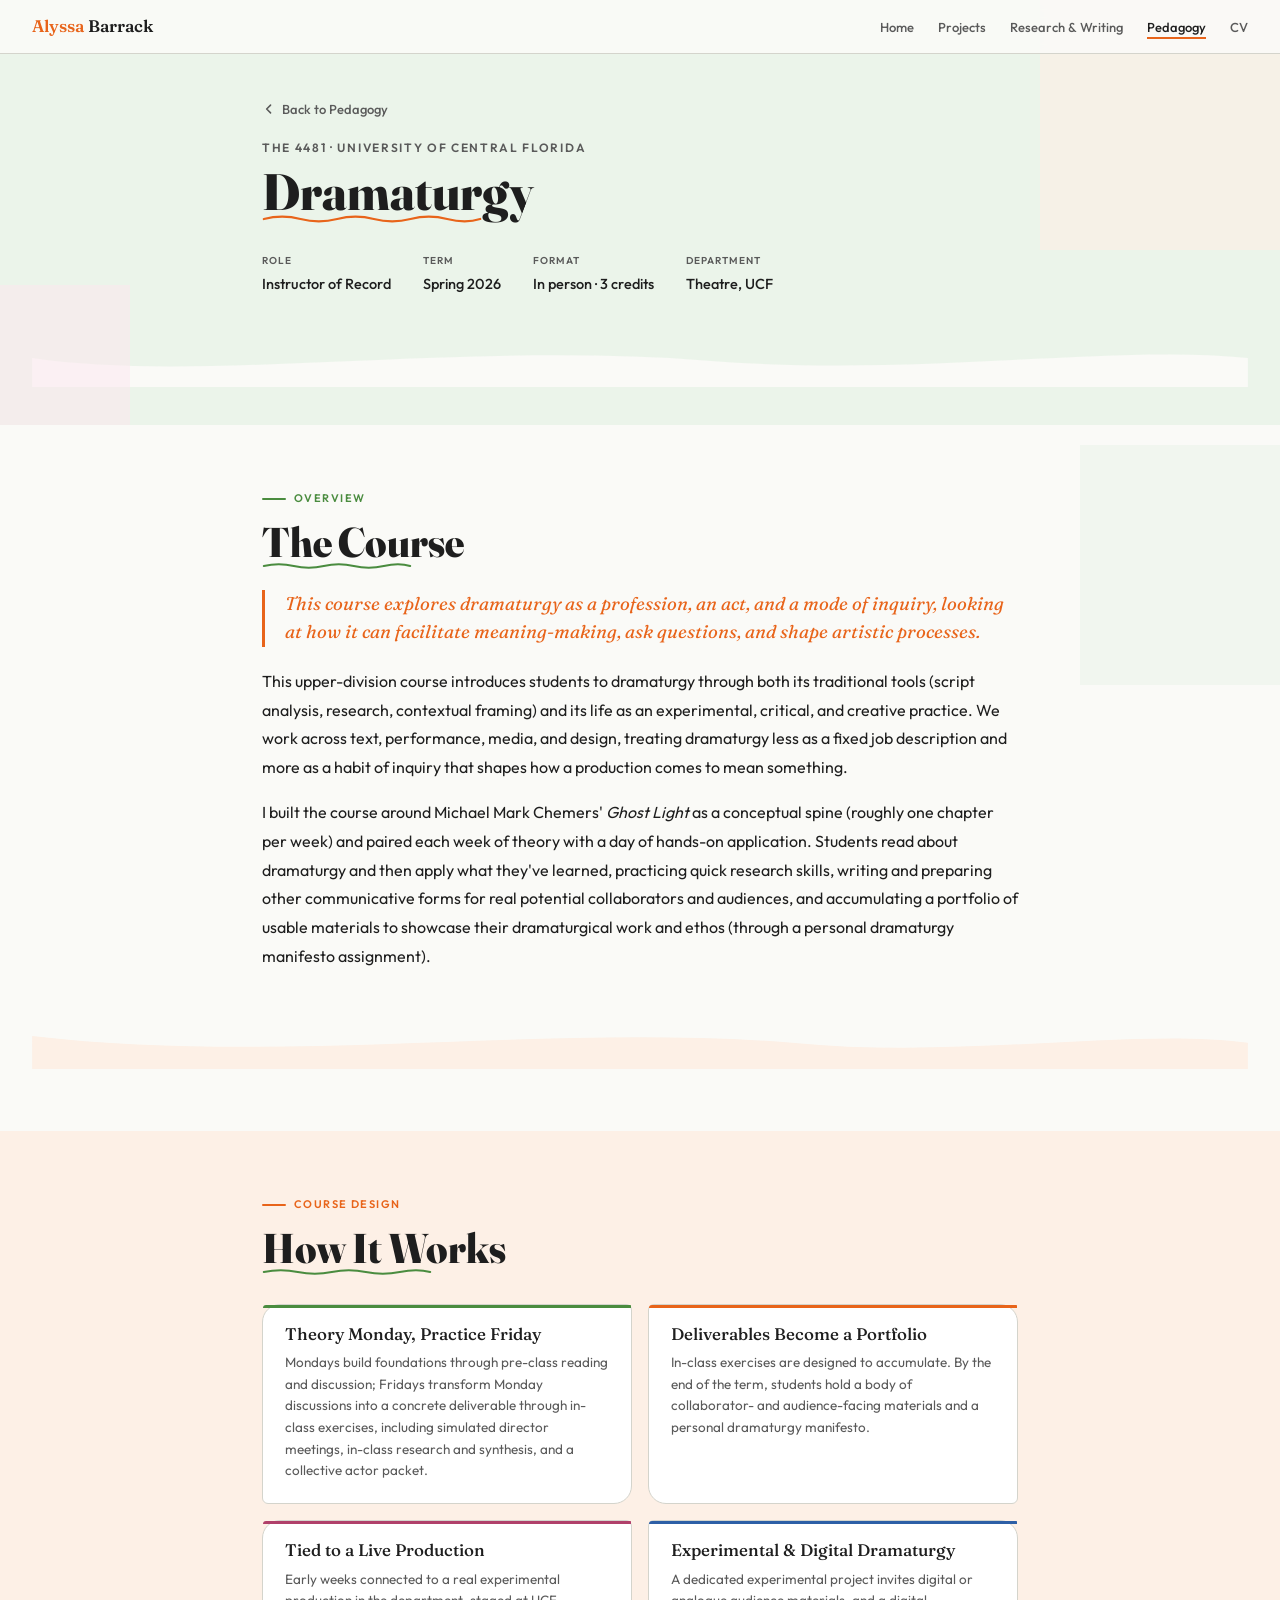
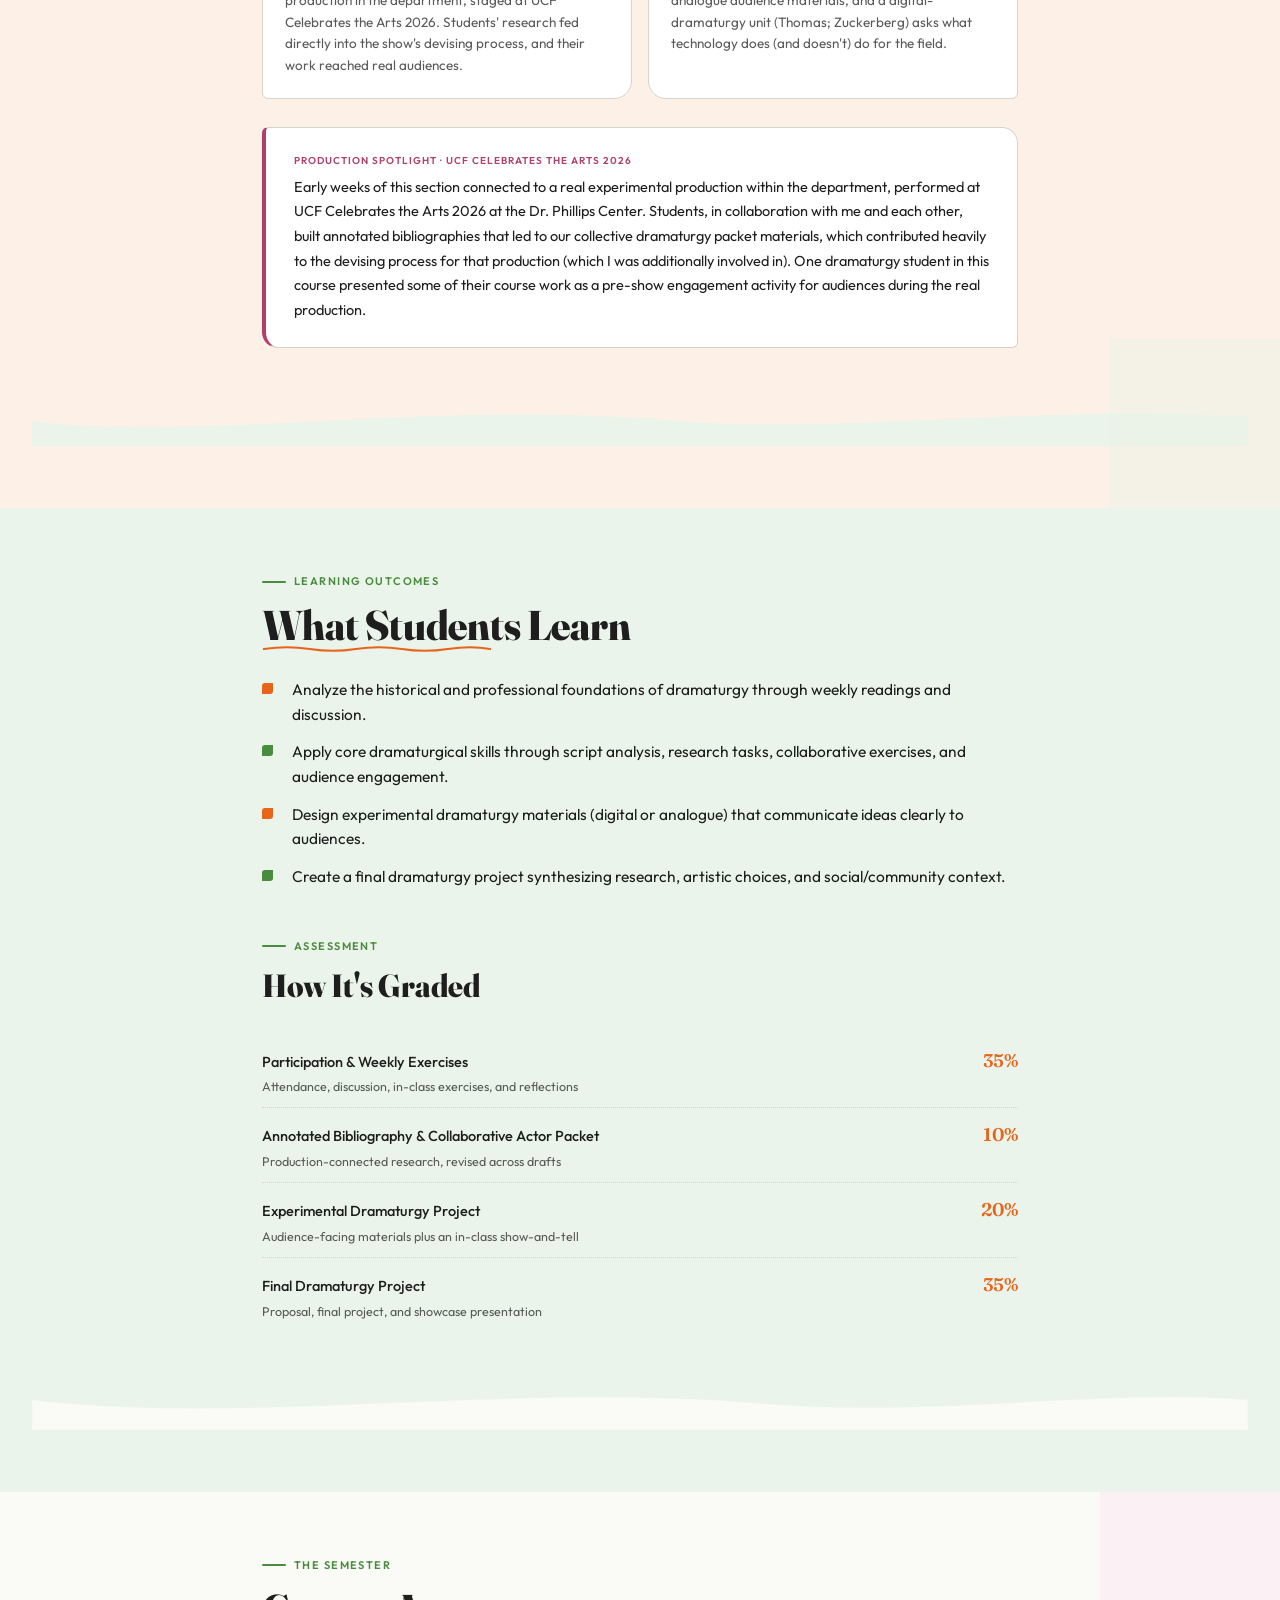
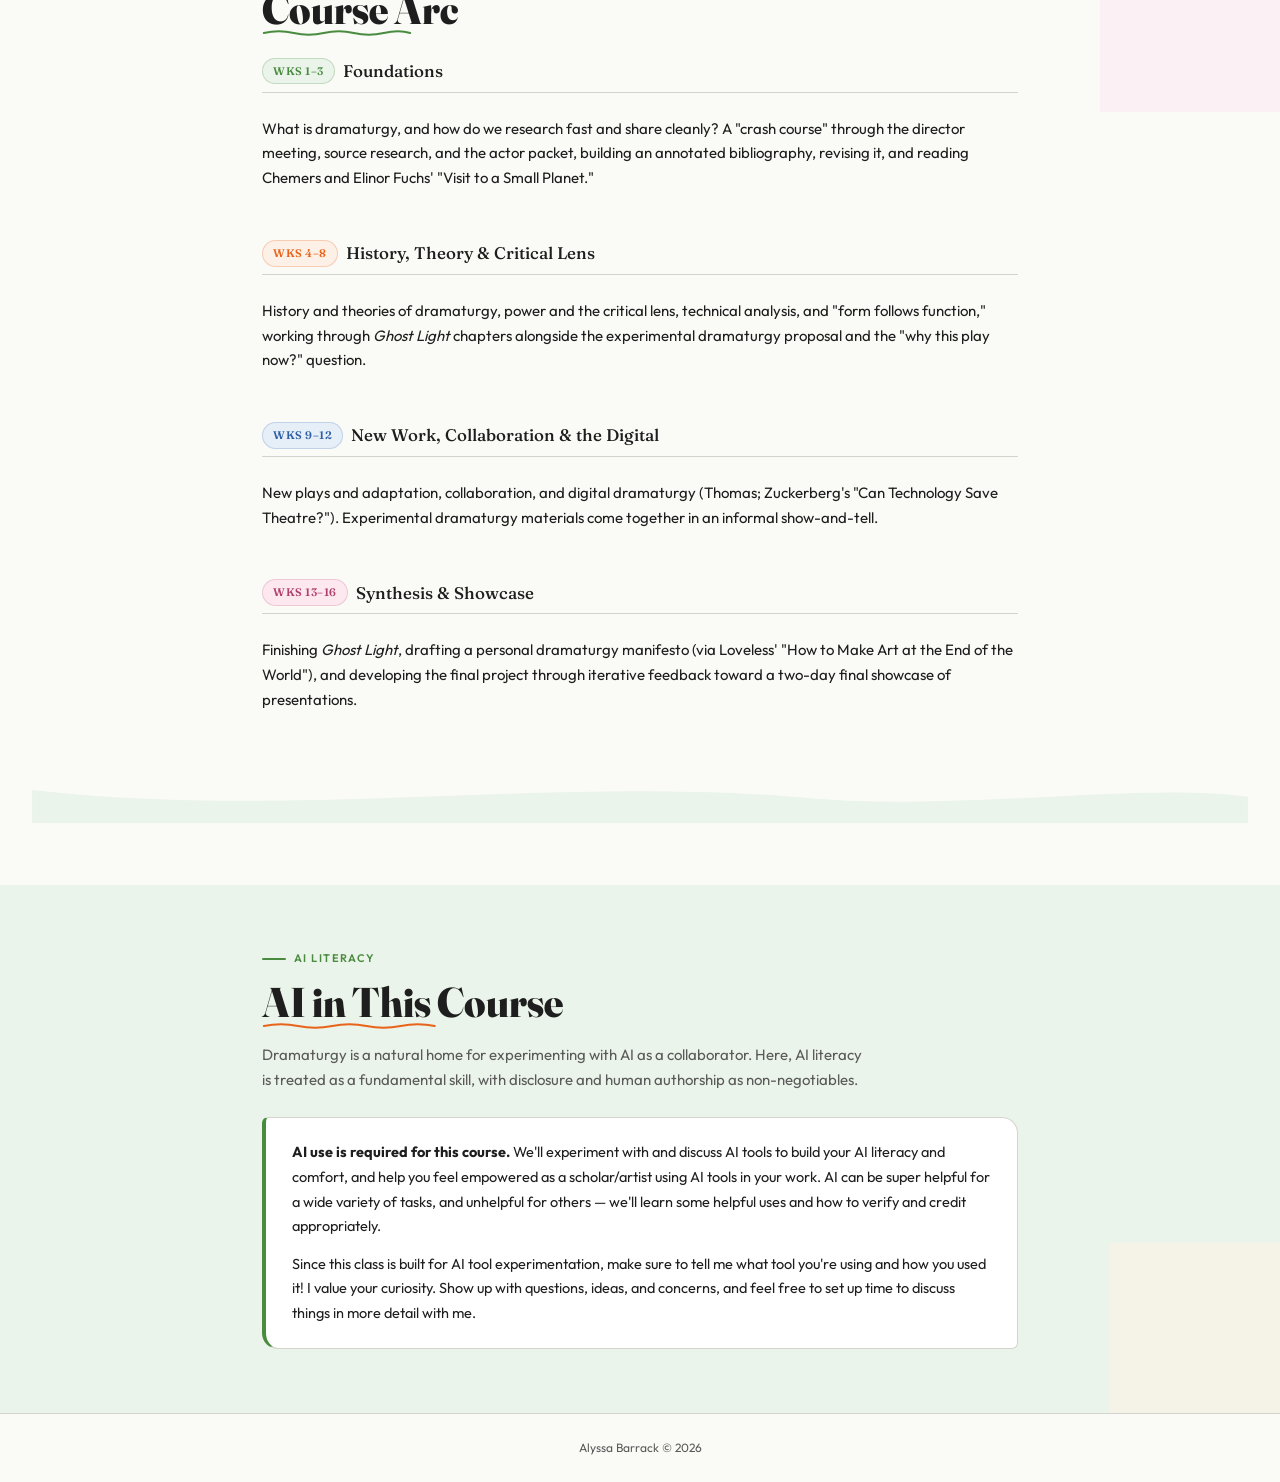
<file: course-dramaturgy.html>
<!DOCTYPE html>
<html lang="en">
<head>
  <meta charset="UTF-8">
  <meta name="viewport" content="width=device-width, initial-scale=1.0">
  <title>Dramaturgy (THE 4481) — Alyssa Barrack</title>
  <meta name="description" content="THE 4481 Dramaturgy — a fully self-designed upper-division course by Alyssa Barrack at UCF, pairing Ghost Light with hands-on, portfolio-based dramaturgical practice and AI literacy.">
  <link rel="preconnect" href="https://fonts.googleapis.com">
  <link rel="preconnect" href="https://fonts.gstatic.com" crossorigin>
  <link href="https://fonts.googleapis.com/css2?family=Fraunces:ital,opsz,wght@0,9..144,300..900;1,9..144,300..900&family=Outfit:wght@300;400;500;600&display=swap" rel="stylesheet">
  <link rel="stylesheet" href="style.css">
</head>
<body>

<!-- NAV -->
<nav class="site-nav" aria-label="Site navigation">
  <a href="index.html" class="nav-name"><span>Alyssa</span> Barrack</a>
  <button class="nav-hamburger" aria-label="Toggle menu"><span></span><span></span><span></span></button>
  <ul class="nav-links">
    <li><a href="index.html">Home</a></li>
    <li><a href="projects.html">Projects</a></li>
    <li><a href="research.html">Research &amp; Writing</a></li>
    <li><a href="pedagogy.html" class="active">Pedagogy</a></li>
    <li><a href="cv.html">CV</a></li>
  </ul>
</nav>

<!-- HEADER -->
<header class="section-block green-bg" style="padding-top:6rem;padding-bottom:2.5rem;overflow:hidden;position:relative;">
  <div class="blob" style="width:300px;height:300px;background:var(--orange-p);opacity:0.6;top:-50px;right:-60px;" aria-hidden="true"></div>
  <div class="blob blob2" style="width:160px;height:160px;background:var(--pink-p);opacity:0.5;bottom:-20px;left:-30px;" aria-hidden="true"></div>
  <div class="container">
    <a href="pedagogy.html" class="back-link">
      <svg width="14" height="14" viewBox="0 0 18 18" fill="none" aria-hidden="true"><path d="M11 4l-5 5 5 5" stroke="currentColor" stroke-width="2" stroke-linecap="round" stroke-linejoin="round"/></svg>
      Back to Pedagogy
    </a>
    <p class="course-code">THE 4481 · University of Central Florida</p>
    <div style="position:relative;display:inline-block;margin-bottom:0.5rem;">
      <h1 class="section-heading" style="font-size:clamp(2.2rem,5vw,3.2rem);">Dramaturgy</h1>
      <svg style="position:absolute;bottom:-5px;left:0;width:220px;height:12px;overflow:visible" viewBox="0 0 240 12" aria-hidden="true">
        <path d="M2 6 Q22 1 42 6 Q62 11 82 6 Q102 1 122 6 Q142 11 162 6 Q182 1 202 6 Q222 11 238 6" stroke="#E8641A" stroke-width="2.5" stroke-linecap="round" fill="none"/>
      </svg>
    </div>
    <div class="course-meta" style="margin-top:1.5rem;">
      <div class="meta-item"><span class="meta-label">Role</span><span class="meta-value">Instructor of Record</span></div>
      <div class="meta-item"><span class="meta-label">Term</span><span class="meta-value">Spring 2026</span></div>
      <div class="meta-item"><span class="meta-label">Format</span><span class="meta-value">In person · 3 credits</span></div>
      <div class="meta-item"><span class="meta-label">Department</span><span class="meta-value">Theatre, UCF</span></div>
    </div>
  </div>
  <svg class="wave" viewBox="0 0 1440 60" fill="none" aria-hidden="true" style="margin-top:2.5rem;">
    <path d="M0 25 C200 55 500 5 800 28 C1050 48 1280 8 1440 25 L1440 60 L0 60 Z" fill="#FAFAF7"/>
  </svg>
</header>

<!-- OVERVIEW -->
<section class="section-block white-bg" aria-labelledby="overview-heading">
  <div class="blob" style="width:240px;height:240px;background:var(--green-p);opacity:0.55;top:20px;right:-40px;" aria-hidden="true"></div>
  <div class="container">
    <p class="eyebrow">Overview</p>
    <div style="position:relative;display:inline-block;margin-bottom:1.5rem;">
      <h2 class="section-heading" id="overview-heading">The Course</h2>
      <svg style="position:absolute;bottom:-5px;left:0;width:150px;height:10px;overflow:visible" viewBox="0 0 170 10" aria-hidden="true">
        <path d="M2 5 Q19 1 36 5 Q53 9 70 5 Q87 1 104 5 Q121 9 138 5 Q155 1 168 5" stroke="#4A8C3F" stroke-width="2.2" stroke-linecap="round" fill="none"/>
      </svg>
    </div>
    <span class="pull">This course explores dramaturgy as a profession, an act, and a mode of inquiry, looking at how it can facilitate meaning-making, ask questions, and shape artistic processes.</span>
    <div style="font-size:16px;line-height:1.8;color:var(--text);">
      <p>This upper-division course introduces students to dramaturgy through both its traditional tools (script analysis, research, contextual framing) and its life as an experimental, critical, and creative practice. We work across text, performance, media, and design, treating dramaturgy less as a fixed job description and more as a habit of inquiry that shapes how a production comes to mean something.</p>
      <p style="margin-top:1rem;">I built the course around Michael Mark Chemers' <em>Ghost Light</em> as a conceptual spine (roughly one chapter per week) and paired each week of theory with a day of hands-on application. Students read about dramaturgy and then apply what they've learned, practicing quick research skills, writing and preparing other communicative forms for real potential collaborators and audiences, and accumulating a portfolio of usable materials to showcase their dramaturgical work and ethos (through a personal dramaturgy manifesto assignment).</p>
    </div>
  </div>
  <svg class="wave" viewBox="0 0 1440 60" fill="none" aria-hidden="true" style="margin-top:3rem;">
    <path d="M0 20 C300 55 600 5 900 28 C1100 48 1300 10 1440 28 L1440 60 L0 60 Z" fill="#FDF0E6"/>
  </svg>
</section>

<!-- COURSE DESIGN -->
<section class="section-block orange-bg" aria-labelledby="design-heading">
  <div class="blob" style="width:200px;height:200px;background:var(--green-p);opacity:0.5;bottom:-30px;right:-30px;" aria-hidden="true"></div>
  <div class="container">
    <p class="eyebrow orange">Course Design</p>
    <div style="position:relative;display:inline-block;margin-bottom:2rem;">
      <h2 class="section-heading" id="design-heading">How It Works</h2>
      <svg style="position:absolute;bottom:-5px;left:0;width:170px;height:10px;overflow:visible" viewBox="0 0 190 10" aria-hidden="true">
        <path d="M2 5 Q21 1 40 5 Q59 9 78 5 Q97 1 116 5 Q135 9 154 5 Q173 1 188 5" stroke="#4A8C3F" stroke-width="2.2" stroke-linecap="round" fill="none"/>
      </svg>
    </div>
    <div class="card-grid cols-2">
      <div class="card"><div class="card-accent green"></div>
        <h3>Theory Monday, Practice Friday</h3>
        <p>Mondays build foundations through pre-class reading and discussion; Fridays transform Monday discussions into a concrete deliverable through in-class exercises, including simulated director meetings, in-class research and synthesis, and a collective actor packet.</p>
      </div>
      <div class="card"><div class="card-accent"></div>
        <h3>Deliverables Become a Portfolio</h3>
        <p>In-class exercises are designed to accumulate. By the end of the term, students hold a body of collaborator- and audience-facing materials and a personal dramaturgy manifesto.</p>
      </div>
      <div class="card"><div class="card-accent pink"></div>
        <h3>Tied to a Live Production</h3>
        <p>Early weeks connected to a real experimental production in the department, staged at UCF Celebrates the Arts 2026. Students' research fed directly into the show's devising process, and their work reached real audiences.</p>
      </div>
      <div class="card"><div class="card-accent blue"></div>
        <h3>Experimental &amp; Digital Dramaturgy</h3>
        <p>A dedicated experimental project invites digital or analogue audience materials, and a digital-dramaturgy unit (Thomas; Zuckerberg) asks what technology does (and doesn't) do for the field.</p>
      </div>
    </div>

    <div style="margin-top:1.75rem;background:var(--surface);border:1.5px solid var(--border);border-left:4px solid #b0406a;border-radius:6px 16px 6px 16px;padding:1.5rem 1.75rem;">
      <p class="showcase-eyebrow" style="color:#b0406a;">Production Spotlight · UCF Celebrates the Arts 2026</p>
      <p style="font-size:14.5px;line-height:1.7;color:var(--text);">Early weeks of this section connected to a real experimental production within the department, performed at UCF Celebrates the Arts 2026 at the Dr. Phillips Center. Students, in collaboration with me and each other, built annotated bibliographies that led to our collective dramaturgy packet materials, which contributed heavily to the devising process for that production (which I was additionally involved in). One dramaturgy student in this course presented some of their course work as a pre-show engagement activity for audiences during the real production.</p>
    </div>
  </div>
  <svg class="wave" viewBox="0 0 1440 60" fill="none" aria-hidden="true" style="margin-top:3rem;">
    <path d="M0 30 C200 55 450 5 750 28 C950 48 1200 8 1440 25 L1440 60 L0 60 Z" fill="#EBF4EA"/>
  </svg>
</section>

<!-- OUTCOMES + ASSESSMENT -->
<section class="section-block green-bg" aria-labelledby="outcomes-heading">
  <div class="container">
    <p class="eyebrow">Learning Outcomes</p>
    <div style="position:relative;display:inline-block;margin-bottom:0.5rem;">
      <h2 class="section-heading" id="outcomes-heading">What Students Learn</h2>
      <svg style="position:absolute;bottom:-5px;left:0;width:230px;height:10px;overflow:visible" viewBox="0 0 250 10" aria-hidden="true">
        <path d="M2 5 Q27 1 52 5 Q77 9 102 5 Q127 1 152 5 Q177 9 202 5 Q227 1 248 5" stroke="#E8641A" stroke-width="2.2" stroke-linecap="round" fill="none"/>
      </svg>
    </div>
    <ul class="outcome-list">
      <li>Analyze the historical and professional foundations of dramaturgy through weekly readings and discussion.</li>
      <li>Apply core dramaturgical skills through script analysis, research tasks, collaborative exercises, and audience engagement.</li>
      <li>Design experimental dramaturgy materials (digital or analogue) that communicate ideas clearly to audiences.</li>
      <li>Create a final dramaturgy project synthesizing research, artistic choices, and social/community context.</li>
    </ul>

    <p class="eyebrow" style="margin-top:3rem;">Assessment</p>
    <div style="position:relative;display:inline-block;margin-bottom:0.5rem;">
      <h3 class="section-heading" style="font-size:clamp(1.5rem,3.5vw,2rem);">How It's Graded</h3>
    </div>
    <div class="breakdown">
      <div class="breakdown-row"><div class="b-name">Participation &amp; Weekly Exercises<span class="b-desc">Attendance, discussion, in-class exercises, and reflections</span></div><div class="b-weight">35%</div></div>
      <div class="breakdown-row"><div class="b-name">Annotated Bibliography &amp; Collaborative Actor Packet<span class="b-desc">Production-connected research, revised across drafts</span></div><div class="b-weight">10%</div></div>
      <div class="breakdown-row"><div class="b-name">Experimental Dramaturgy Project<span class="b-desc">Audience-facing materials plus an in-class show-and-tell</span></div><div class="b-weight">20%</div></div>
      <div class="breakdown-row"><div class="b-name">Final Dramaturgy Project<span class="b-desc">Proposal, final project, and showcase presentation</span></div><div class="b-weight">35%</div></div>
    </div>
  </div>
  <svg class="wave" viewBox="0 0 1440 60" fill="none" aria-hidden="true" style="margin-top:3rem;">
    <path d="M0 25 C250 55 550 5 850 28 C1050 48 1280 10 1440 25 L1440 60 L0 60 Z" fill="#FAFAF7"/>
  </svg>
</section>

<!-- COURSE ARC -->
<section class="section-block white-bg" aria-labelledby="arc-heading">
  <div class="blob" style="width:220px;height:220px;background:var(--pink-p);opacity:0.5;top:0;right:-40px;" aria-hidden="true"></div>
  <div class="container">
    <p class="eyebrow">The Semester</p>
    <div style="position:relative;display:inline-block;margin-bottom:1.5rem;">
      <h2 class="section-heading" id="arc-heading">Course Arc</h2>
      <svg style="position:absolute;bottom:-5px;left:0;width:150px;height:10px;overflow:visible" viewBox="0 0 170 10" aria-hidden="true">
        <path d="M2 5 Q19 1 36 5 Q53 9 70 5 Q87 1 104 5 Q121 9 138 5 Q155 1 168 5" stroke="#4A8C3F" stroke-width="2.2" stroke-linecap="round" fill="none"/>
      </svg>
    </div>
    <div class="pub-group">
      <h3 class="pub-group-title"><span class="tag green">Wks 1–3</span> Foundations</h3>
      <div class="pub-item">What is dramaturgy, and how do we research fast and share cleanly? A "crash course" through the director meeting, source research, and the actor packet, building an annotated bibliography, revising it, and reading Chemers and Elinor Fuchs' "Visit to a Small Planet."</div>
    </div>
    <div class="pub-group">
      <h3 class="pub-group-title"><span class="tag">Wks 4–8</span> History, Theory &amp; Critical Lens</h3>
      <div class="pub-item">History and theories of dramaturgy, power and the critical lens, technical analysis, and "form follows function," working through <em>Ghost Light</em> chapters alongside the experimental dramaturgy proposal and the "why this play now?" question.</div>
    </div>
    <div class="pub-group">
      <h3 class="pub-group-title"><span class="tag blue">Wks 9–12</span> New Work, Collaboration &amp; the Digital</h3>
      <div class="pub-item">New plays and adaptation, collaboration, and digital dramaturgy (Thomas; Zuckerberg's "Can Technology Save Theatre?"). Experimental dramaturgy materials come together in an informal show-and-tell.</div>
    </div>
    <div class="pub-group">
      <h3 class="pub-group-title"><span class="tag pink">Wks 13–16</span> Synthesis &amp; Showcase</h3>
      <div class="pub-item">Finishing <em>Ghost Light</em>, drafting a personal dramaturgy manifesto (via Loveless' "How to Make Art at the End of the World"), and developing the final project through iterative feedback toward a two-day final showcase of presentations.</div>
    </div>
  </div>
  <svg class="wave" viewBox="0 0 1440 60" fill="none" aria-hidden="true" style="margin-top:3rem;">
    <path d="M0 20 C300 55 600 5 900 28 C1100 48 1300 10 1440 28 L1440 60 L0 60 Z" fill="#EBF4EA"/>
  </svg>
</section>

<!-- AI APPROACH -->
<section class="section-block green-bg" aria-labelledby="ai-heading">
  <div class="blob" style="width:200px;height:200px;background:var(--orange-p);opacity:0.55;bottom:-30px;right:-30px;" aria-hidden="true"></div>
  <div class="container">
    <p class="eyebrow">AI Literacy</p>
    <div style="position:relative;display:inline-block;margin-bottom:1rem;">
      <h2 class="section-heading" id="ai-heading">AI in This Course</h2>
      <svg style="position:absolute;bottom:-5px;left:0;width:180px;height:10px;overflow:visible" viewBox="0 0 200 10" aria-hidden="true">
        <path d="M2 5 Q21 1 40 5 Q59 9 78 5 Q97 1 116 5 Q135 9 154 5 Q173 1 192 5" stroke="#E8641A" stroke-width="2.2" stroke-linecap="round" fill="none"/>
      </svg>
    </div>
    <p style="font-size:15px;color:var(--muted);max-width:600px;line-height:1.7;">Dramaturgy is a natural home for experimenting with AI as a collaborator. Here, AI literacy is treated as a fundamental skill, with disclosure and human authorship as non-negotiables.</p>
    <div class="ai-callout">
      <p><strong>AI use is required for this course.</strong> We'll experiment with and discuss AI tools to build your AI literacy and comfort, and help you feel empowered as a scholar/artist using AI tools in your work. AI can be super helpful for a wide variety of tasks, and unhelpful for others — we'll learn some helpful uses and how to verify and credit appropriately.</p>
      <p>Since this class is built for AI tool experimentation, make sure to tell me what tool you're using and how you used it! I value your curiosity. Show up with questions, ideas, and concerns, and feel free to set up time to discuss things in more detail with me.</p>
    </div>
  </div>
</section>

<footer>
  <p>Alyssa Barrack &copy; 2026</p>
</footer>

<button id="top-btn" aria-label="Back to top">
  <svg width="18" height="18" viewBox="0 0 18 18" fill="none" aria-hidden="true">
    <path d="M9 14V4M4 9l5-5 5 5" stroke="#fff" stroke-width="2.2" stroke-linecap="round" stroke-linejoin="round"/>
  </svg>
</button>

<script src="shared.js"></script>
</body>
</html>
</file>
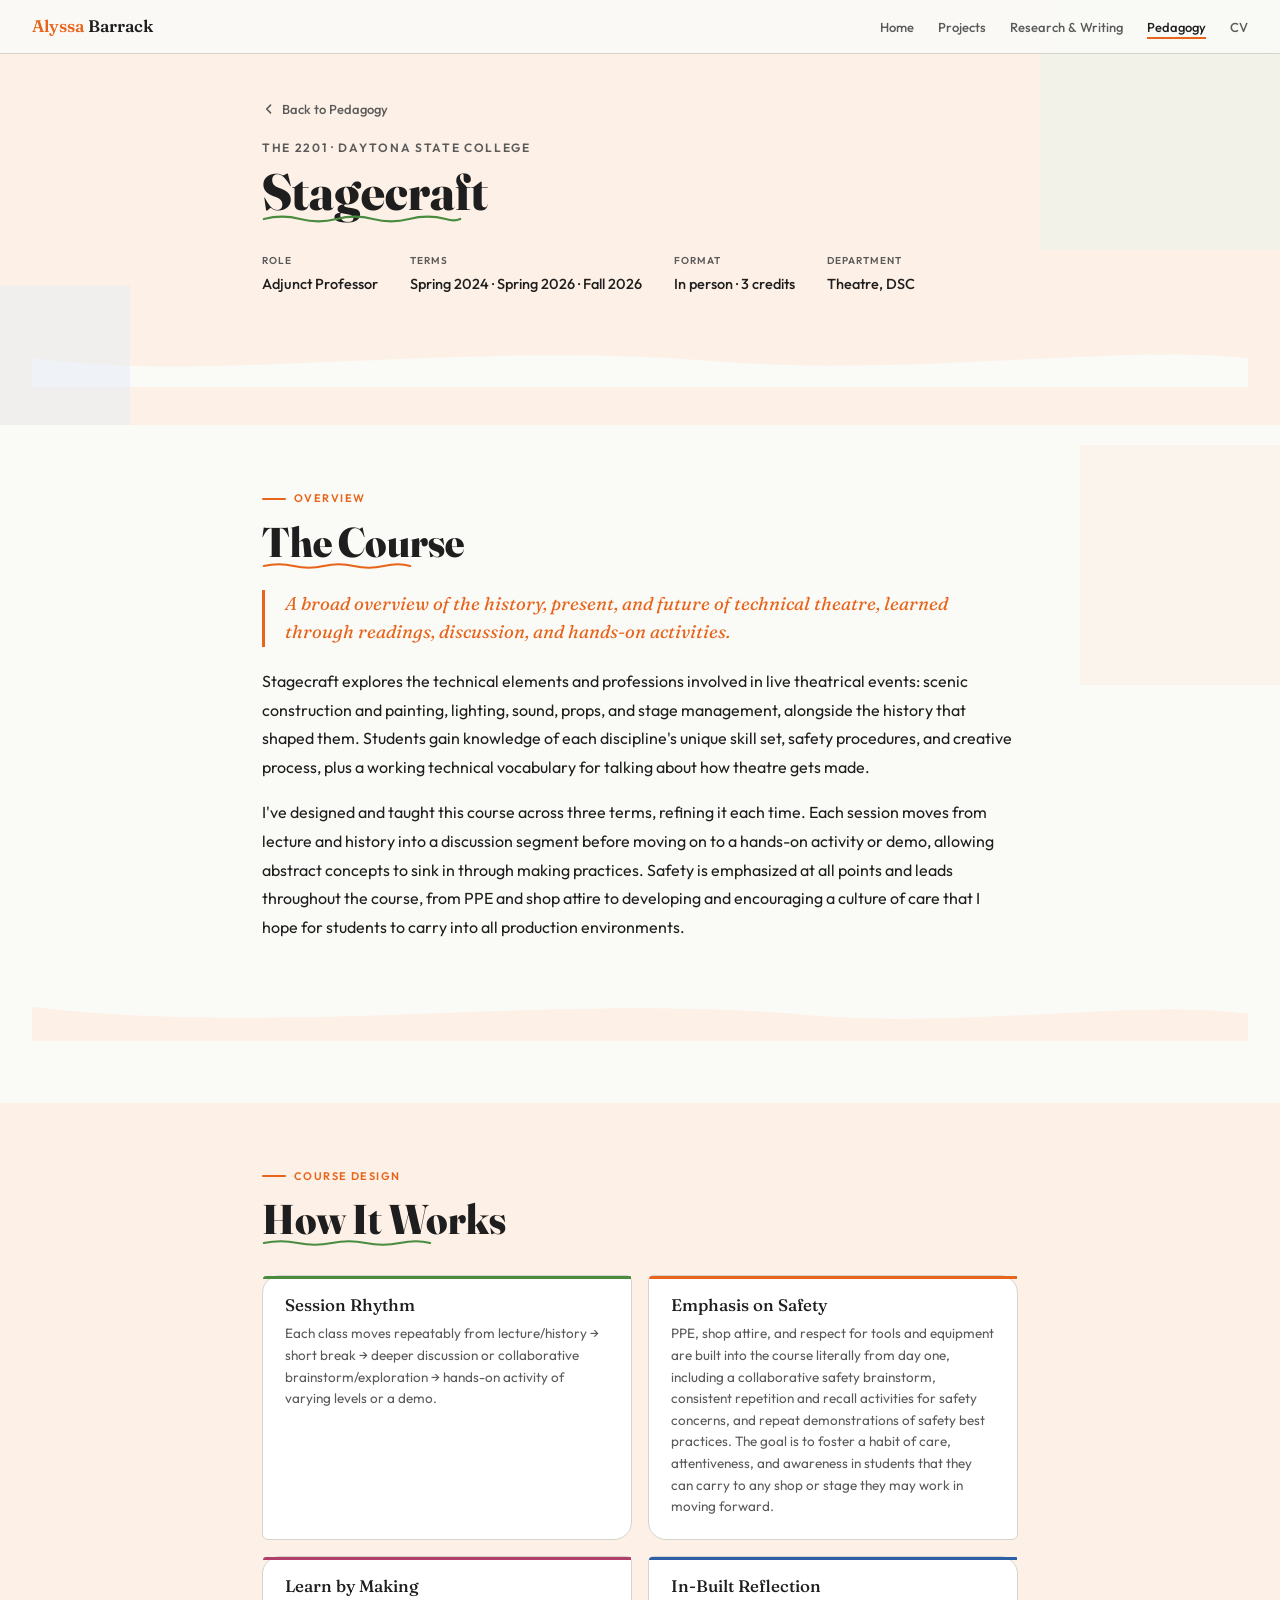
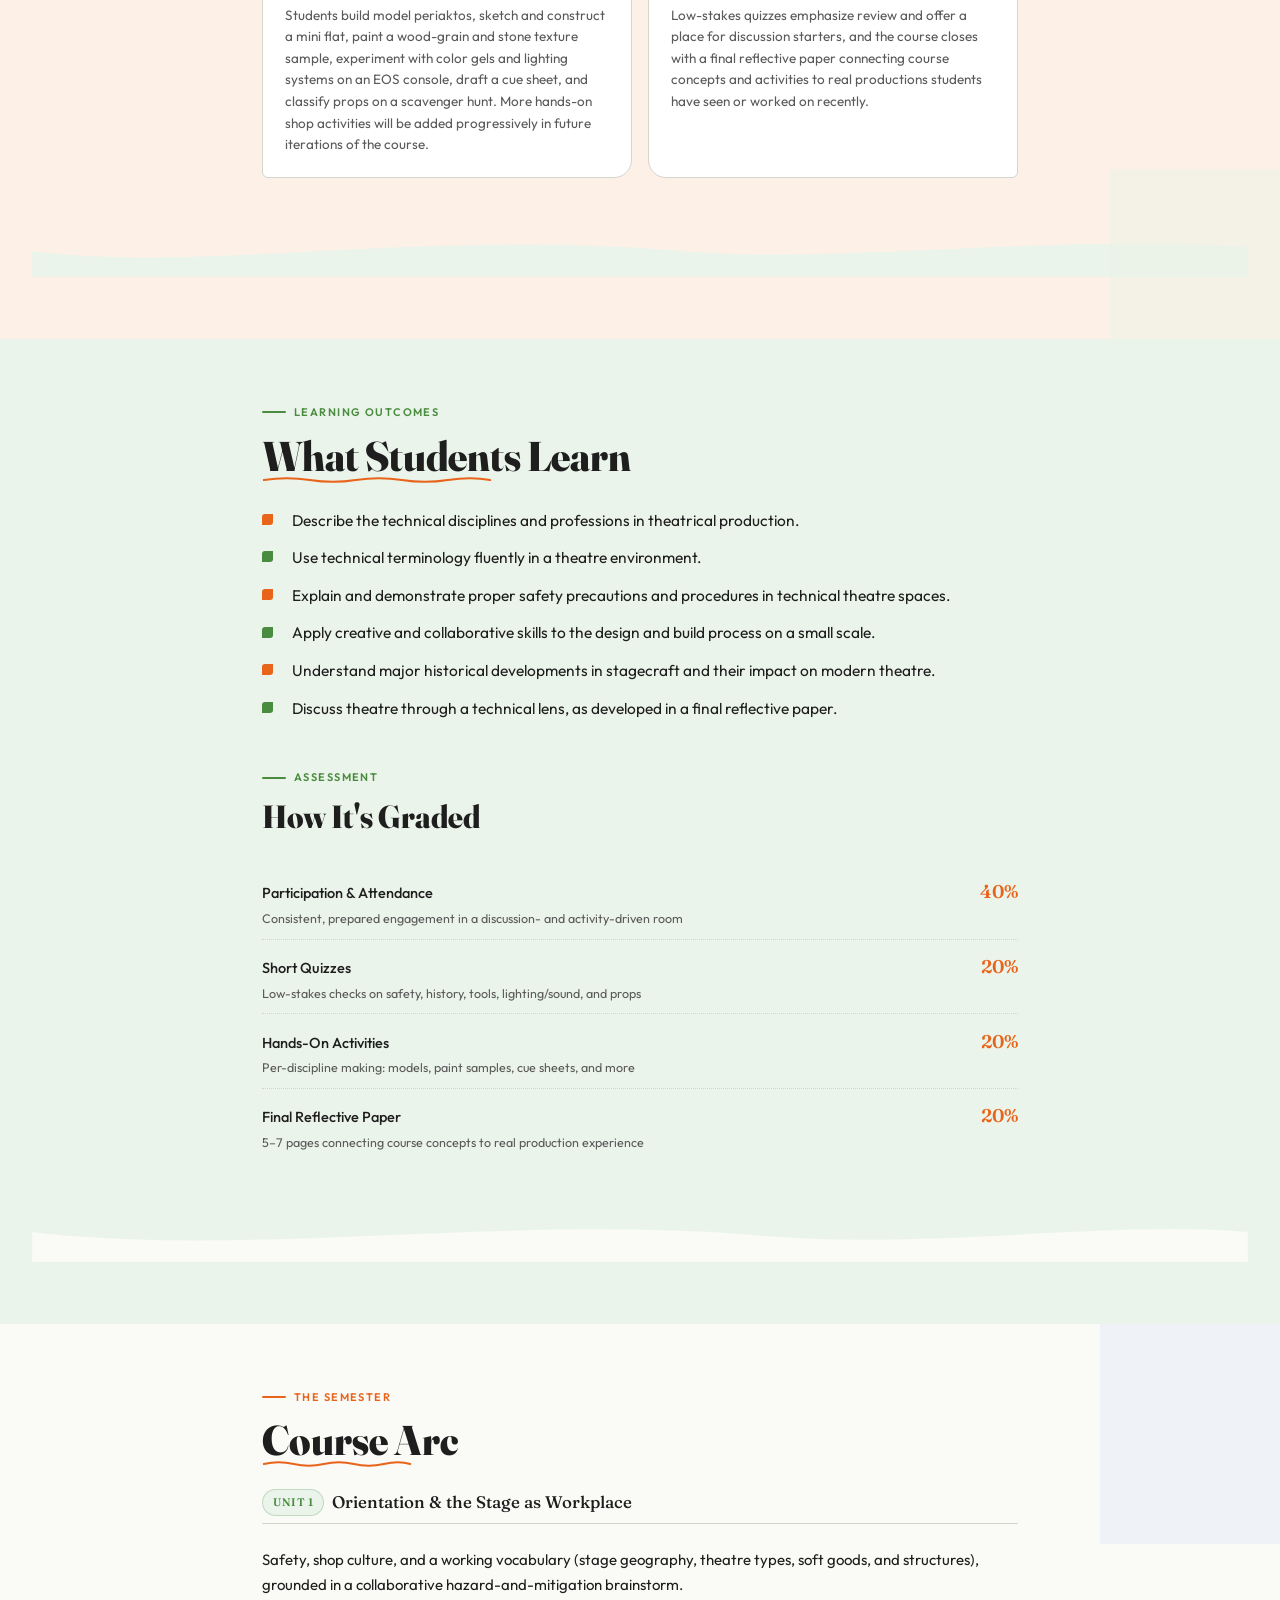
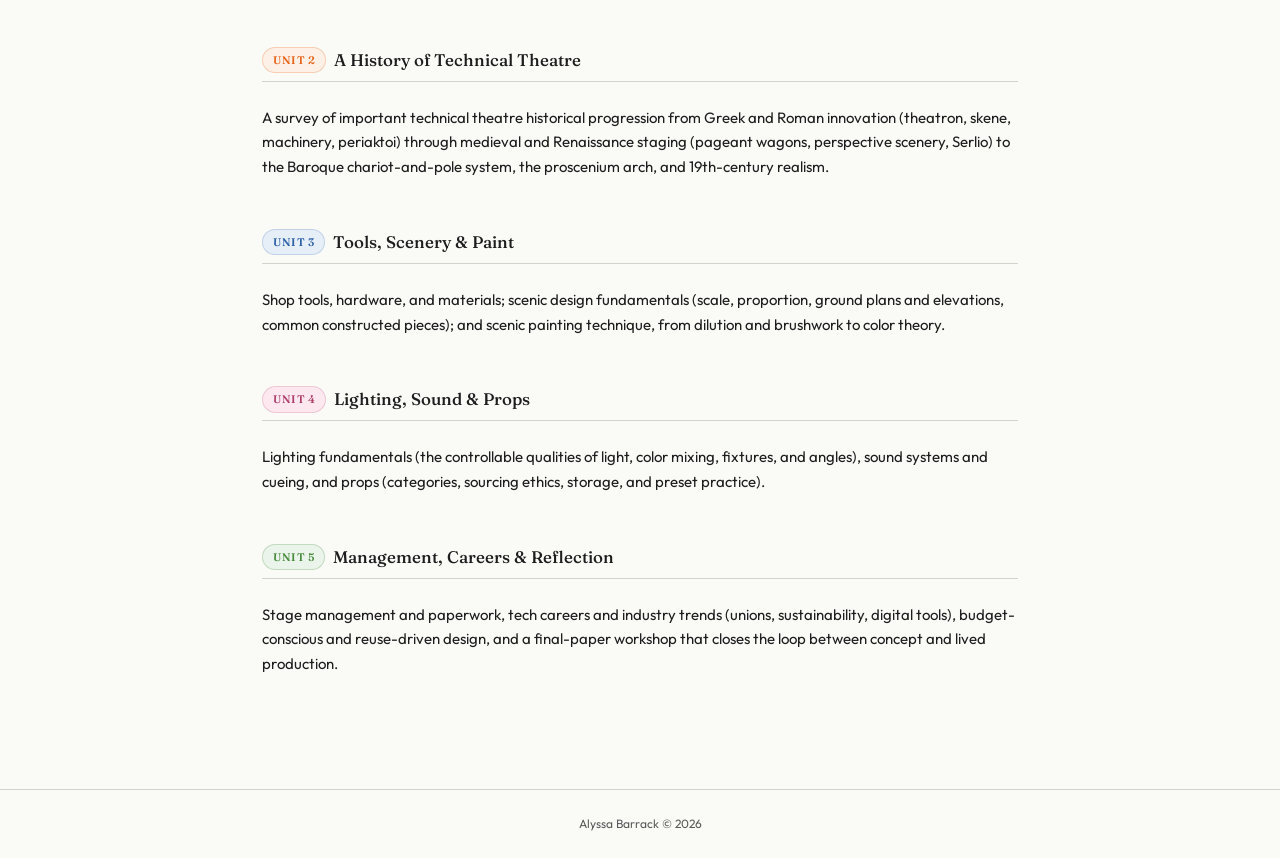
<file: course-stagecraft.html>
<!DOCTYPE html>
<html lang="en">
<head>
  <meta charset="UTF-8">
  <meta name="viewport" content="width=device-width, initial-scale=1.0">
  <title>Stagecraft (THE 2201) — Alyssa Barrack</title>
  <meta name="description" content="Stagecraft — a fully self-designed, hands-on technical theatre course by Alyssa Barrack at Daytona State College, taught across three terms, blending stagecraft history with shop, scenic, lighting, sound, and props practice.">
  <link rel="preconnect" href="https://fonts.googleapis.com">
  <link rel="preconnect" href="https://fonts.gstatic.com" crossorigin>
  <link href="https://fonts.googleapis.com/css2?family=Fraunces:ital,opsz,wght@0,9..144,300..900;1,9..144,300..900&family=Outfit:wght@300;400;500;600&display=swap" rel="stylesheet">
  <link rel="stylesheet" href="style.css">
</head>
<body>

<!-- NAV -->
<nav class="site-nav" aria-label="Site navigation">
  <a href="index.html" class="nav-name"><span>Alyssa</span> Barrack</a>
  <button class="nav-hamburger" aria-label="Toggle menu"><span></span><span></span><span></span></button>
  <ul class="nav-links">
    <li><a href="index.html">Home</a></li>
    <li><a href="projects.html">Projects</a></li>
    <li><a href="research.html">Research &amp; Writing</a></li>
    <li><a href="pedagogy.html" class="active">Pedagogy</a></li>
    <li><a href="cv.html">CV</a></li>
  </ul>
</nav>

<!-- HEADER -->
<header class="section-block orange-bg" style="padding-top:6rem;padding-bottom:2.5rem;overflow:hidden;position:relative;">
  <div class="blob" style="width:300px;height:300px;background:var(--green-p);opacity:0.6;top:-50px;right:-60px;" aria-hidden="true"></div>
  <div class="blob blob2" style="width:160px;height:160px;background:var(--blue-p);opacity:0.5;bottom:-20px;left:-30px;" aria-hidden="true"></div>
  <div class="container">
    <a href="pedagogy.html" class="back-link">
      <svg width="14" height="14" viewBox="0 0 18 18" fill="none" aria-hidden="true"><path d="M11 4l-5 5 5 5" stroke="currentColor" stroke-width="2" stroke-linecap="round" stroke-linejoin="round"/></svg>
      Back to Pedagogy
    </a>
    <p class="course-code">THE 2201 · Daytona State College</p>
    <div style="position:relative;display:inline-block;margin-bottom:0.5rem;">
      <h1 class="section-heading" style="font-size:clamp(2.2rem,5vw,3.2rem);">Stagecraft</h1>
      <svg style="position:absolute;bottom:-5px;left:0;width:200px;height:12px;overflow:visible" viewBox="0 0 220 12" aria-hidden="true">
        <path d="M2 6 Q22 1 42 6 Q62 11 82 6 Q102 1 122 6 Q142 11 162 6 Q182 1 202 6 Q212 9 218 6" stroke="#4A8C3F" stroke-width="2.5" stroke-linecap="round" fill="none"/>
      </svg>
    </div>
    <div class="course-meta" style="margin-top:1.5rem;">
      <div class="meta-item"><span class="meta-label">Role</span><span class="meta-value">Adjunct Professor</span></div>
      <div class="meta-item"><span class="meta-label">Terms</span><span class="meta-value">Spring 2024 · Spring 2026 · Fall 2026</span></div>
      <div class="meta-item"><span class="meta-label">Format</span><span class="meta-value">In person · 3 credits</span></div>
      <div class="meta-item"><span class="meta-label">Department</span><span class="meta-value">Theatre, DSC</span></div>
    </div>
  </div>
  <svg class="wave" viewBox="0 0 1440 60" fill="none" aria-hidden="true" style="margin-top:2.5rem;">
    <path d="M0 25 C200 55 500 5 800 28 C1050 48 1280 8 1440 25 L1440 60 L0 60 Z" fill="#FAFAF7"/>
  </svg>
</header>

<!-- OVERVIEW -->
<section class="section-block white-bg" aria-labelledby="overview-heading">
  <div class="blob" style="width:240px;height:240px;background:var(--orange-p);opacity:0.55;top:20px;right:-40px;" aria-hidden="true"></div>
  <div class="container">
    <p class="eyebrow orange">Overview</p>
    <div style="position:relative;display:inline-block;margin-bottom:1.5rem;">
      <h2 class="section-heading" id="overview-heading">The Course</h2>
      <svg style="position:absolute;bottom:-5px;left:0;width:150px;height:10px;overflow:visible" viewBox="0 0 170 10" aria-hidden="true">
        <path d="M2 5 Q19 1 36 5 Q53 9 70 5 Q87 1 104 5 Q121 9 138 5 Q155 1 168 5" stroke="#E8641A" stroke-width="2.2" stroke-linecap="round" fill="none"/>
      </svg>
    </div>
    <span class="pull">A broad overview of the history, present, and future of technical theatre, learned through readings, discussion, and hands-on activities.</span>
    <div style="font-size:16px;line-height:1.8;color:var(--text);">
      <p>Stagecraft explores the technical elements and professions involved in live theatrical events: scenic construction and painting, lighting, sound, props, and stage management, alongside the history that shaped them. Students gain knowledge of each discipline's unique skill set, safety procedures, and creative process, plus a working technical vocabulary for talking about how theatre gets made.</p>
      <p style="margin-top:1rem;">I've designed and taught this course across three terms, refining it each time. Each session moves from lecture and history into a discussion segment before moving on to a hands-on activity or demo, allowing abstract concepts to sink in through making practices. Safety is emphasized at all points and leads throughout the course, from PPE and shop attire to developing and encouraging a culture of care that I hope for students to carry into all production environments.</p>
    </div>
  </div>
  <svg class="wave" viewBox="0 0 1440 60" fill="none" aria-hidden="true" style="margin-top:3rem;">
    <path d="M0 20 C300 55 600 5 900 28 C1100 48 1300 10 1440 28 L1440 60 L0 60 Z" fill="#FDF0E6"/>
  </svg>
</section>

<!-- COURSE DESIGN -->
<section class="section-block orange-bg" aria-labelledby="design-heading">
  <div class="blob" style="width:200px;height:200px;background:var(--green-p);opacity:0.5;bottom:-30px;right:-30px;" aria-hidden="true"></div>
  <div class="container">
    <p class="eyebrow orange">Course Design</p>
    <div style="position:relative;display:inline-block;margin-bottom:2rem;">
      <h2 class="section-heading" id="design-heading">How It Works</h2>
      <svg style="position:absolute;bottom:-5px;left:0;width:170px;height:10px;overflow:visible" viewBox="0 0 190 10" aria-hidden="true">
        <path d="M2 5 Q21 1 40 5 Q59 9 78 5 Q97 1 116 5 Q135 9 154 5 Q173 1 188 5" stroke="#4A8C3F" stroke-width="2.2" stroke-linecap="round" fill="none"/>
      </svg>
    </div>
    <div class="card-grid cols-2">
      <div class="card"><div class="card-accent green"></div>
        <h3>Session Rhythm</h3>
        <p>Each class moves repeatably from lecture/history &rarr; short break &rarr; deeper discussion or collaborative brainstorm/exploration &rarr; hands-on activity of varying levels or a demo.</p>
      </div>
      <div class="card"><div class="card-accent"></div>
        <h3>Emphasis on Safety</h3>
        <p>PPE, shop attire, and respect for tools and equipment are built into the course literally from day one, including a collaborative safety brainstorm, consistent repetition and recall activities for safety concerns, and repeat demonstrations of safety best practices. The goal is to foster a habit of care, attentiveness, and awareness in students that they can carry to any shop or stage they may work in moving forward.</p>
      </div>
      <div class="card"><div class="card-accent pink"></div>
        <h3>Learn by Making</h3>
        <p>Students build model periaktos, sketch and construct a mini flat, paint a wood-grain and stone texture sample, experiment with color gels and lighting systems on an EOS console, draft a cue sheet, and classify props on a scavenger hunt. More hands-on shop activities will be added progressively in future iterations of the course.</p>
      </div>
      <div class="card"><div class="card-accent blue"></div>
        <h3>In-Built Reflection</h3>
        <p>Low-stakes quizzes emphasize review and offer a place for discussion starters, and the course closes with a final reflective paper connecting course concepts and activities to real productions students have seen or worked on recently.</p>
      </div>
    </div>
  </div>
  <svg class="wave" viewBox="0 0 1440 60" fill="none" aria-hidden="true" style="margin-top:3rem;">
    <path d="M0 30 C200 55 450 5 750 28 C950 48 1200 8 1440 25 L1440 60 L0 60 Z" fill="#EBF4EA"/>
  </svg>
</section>

<!-- OUTCOMES + ASSESSMENT -->
<section class="section-block green-bg" aria-labelledby="outcomes-heading">
  <div class="container">
    <p class="eyebrow">Learning Outcomes</p>
    <div style="position:relative;display:inline-block;margin-bottom:0.5rem;">
      <h2 class="section-heading" id="outcomes-heading">What Students Learn</h2>
      <svg style="position:absolute;bottom:-5px;left:0;width:230px;height:10px;overflow:visible" viewBox="0 0 250 10" aria-hidden="true">
        <path d="M2 5 Q27 1 52 5 Q77 9 102 5 Q127 1 152 5 Q177 9 202 5 Q227 1 248 5" stroke="#E8641A" stroke-width="2.2" stroke-linecap="round" fill="none"/>
      </svg>
    </div>
    <ul class="outcome-list">
      <li>Describe the technical disciplines and professions in theatrical production.</li>
      <li>Use technical terminology fluently in a theatre environment.</li>
      <li>Explain and demonstrate proper safety precautions and procedures in technical theatre spaces.</li>
      <li>Apply creative and collaborative skills to the design and build process on a small scale.</li>
      <li>Understand major historical developments in stagecraft and their impact on modern theatre.</li>
      <li>Discuss theatre through a technical lens, as developed in a final reflective paper.</li>
    </ul>

    <p class="eyebrow" style="margin-top:3rem;">Assessment</p>
    <div style="position:relative;display:inline-block;margin-bottom:0.5rem;">
      <h3 class="section-heading" style="font-size:clamp(1.5rem,3.5vw,2rem);">How It's Graded</h3>
    </div>
    <div class="breakdown">
      <div class="breakdown-row"><div class="b-name">Participation &amp; Attendance<span class="b-desc">Consistent, prepared engagement in a discussion- and activity-driven room</span></div><div class="b-weight">40%</div></div>
      <div class="breakdown-row"><div class="b-name">Short Quizzes<span class="b-desc">Low-stakes checks on safety, history, tools, lighting/sound, and props</span></div><div class="b-weight">20%</div></div>
      <div class="breakdown-row"><div class="b-name">Hands-On Activities<span class="b-desc">Per-discipline making: models, paint samples, cue sheets, and more</span></div><div class="b-weight">20%</div></div>
      <div class="breakdown-row"><div class="b-name">Final Reflective Paper<span class="b-desc">5–7 pages connecting course concepts to real production experience</span></div><div class="b-weight">20%</div></div>
    </div>
  </div>
  <svg class="wave" viewBox="0 0 1440 60" fill="none" aria-hidden="true" style="margin-top:3rem;">
    <path d="M0 25 C250 55 550 5 850 28 C1050 48 1280 10 1440 25 L1440 60 L0 60 Z" fill="#FAFAF7"/>
  </svg>
</section>

<!-- COURSE ARC -->
<section class="section-block white-bg" aria-labelledby="arc-heading">
  <div class="blob" style="width:220px;height:220px;background:var(--blue-p);opacity:0.5;top:0;right:-40px;" aria-hidden="true"></div>
  <div class="container">
    <p class="eyebrow orange">The Semester</p>
    <div style="position:relative;display:inline-block;margin-bottom:1.5rem;">
      <h2 class="section-heading" id="arc-heading">Course Arc</h2>
      <svg style="position:absolute;bottom:-5px;left:0;width:150px;height:10px;overflow:visible" viewBox="0 0 170 10" aria-hidden="true">
        <path d="M2 5 Q19 1 36 5 Q53 9 70 5 Q87 1 104 5 Q121 9 138 5 Q155 1 168 5" stroke="#E8641A" stroke-width="2.2" stroke-linecap="round" fill="none"/>
      </svg>
    </div>
    <div class="pub-group">
      <h3 class="pub-group-title"><span class="tag green">Unit 1</span> Orientation &amp; the Stage as Workplace</h3>
      <div class="pub-item">Safety, shop culture, and a working vocabulary (stage geography, theatre types, soft goods, and structures), grounded in a collaborative hazard-and-mitigation brainstorm.</div>
    </div>
    <div class="pub-group">
      <h3 class="pub-group-title"><span class="tag">Unit 2</span> A History of Technical Theatre</h3>
      <div class="pub-item">A survey of important technical theatre historical progression from Greek and Roman innovation (theatron, skene, machinery, periaktoi) through medieval and Renaissance staging (pageant wagons, perspective scenery, Serlio) to the Baroque chariot-and-pole system, the proscenium arch, and 19th-century realism.</div>
    </div>
    <div class="pub-group">
      <h3 class="pub-group-title"><span class="tag blue">Unit 3</span> Tools, Scenery &amp; Paint</h3>
      <div class="pub-item">Shop tools, hardware, and materials; scenic design fundamentals (scale, proportion, ground plans and elevations, common constructed pieces); and scenic painting technique, from dilution and brushwork to color theory.</div>
    </div>
    <div class="pub-group">
      <h3 class="pub-group-title"><span class="tag pink">Unit 4</span> Lighting, Sound &amp; Props</h3>
      <div class="pub-item">Lighting fundamentals (the controllable qualities of light, color mixing, fixtures, and angles), sound systems and cueing, and props (categories, sourcing ethics, storage, and preset practice).</div>
    </div>
    <div class="pub-group">
      <h3 class="pub-group-title"><span class="tag green">Unit 5</span> Management, Careers &amp; Reflection</h3>
      <div class="pub-item">Stage management and paperwork, tech careers and industry trends (unions, sustainability, digital tools), budget-conscious and reuse-driven design, and a final-paper workshop that closes the loop between concept and lived production.</div>
    </div>
  </div>
</section>

<footer>
  <p>Alyssa Barrack &copy; 2026</p>
</footer>

<button id="top-btn" aria-label="Back to top">
  <svg width="18" height="18" viewBox="0 0 18 18" fill="none" aria-hidden="true">
    <path d="M9 14V4M4 9l5-5 5 5" stroke="#fff" stroke-width="2.2" stroke-linecap="round" stroke-linejoin="round"/>
  </svg>
</button>

<script src="shared.js"></script>
</body>
</html>
</file>
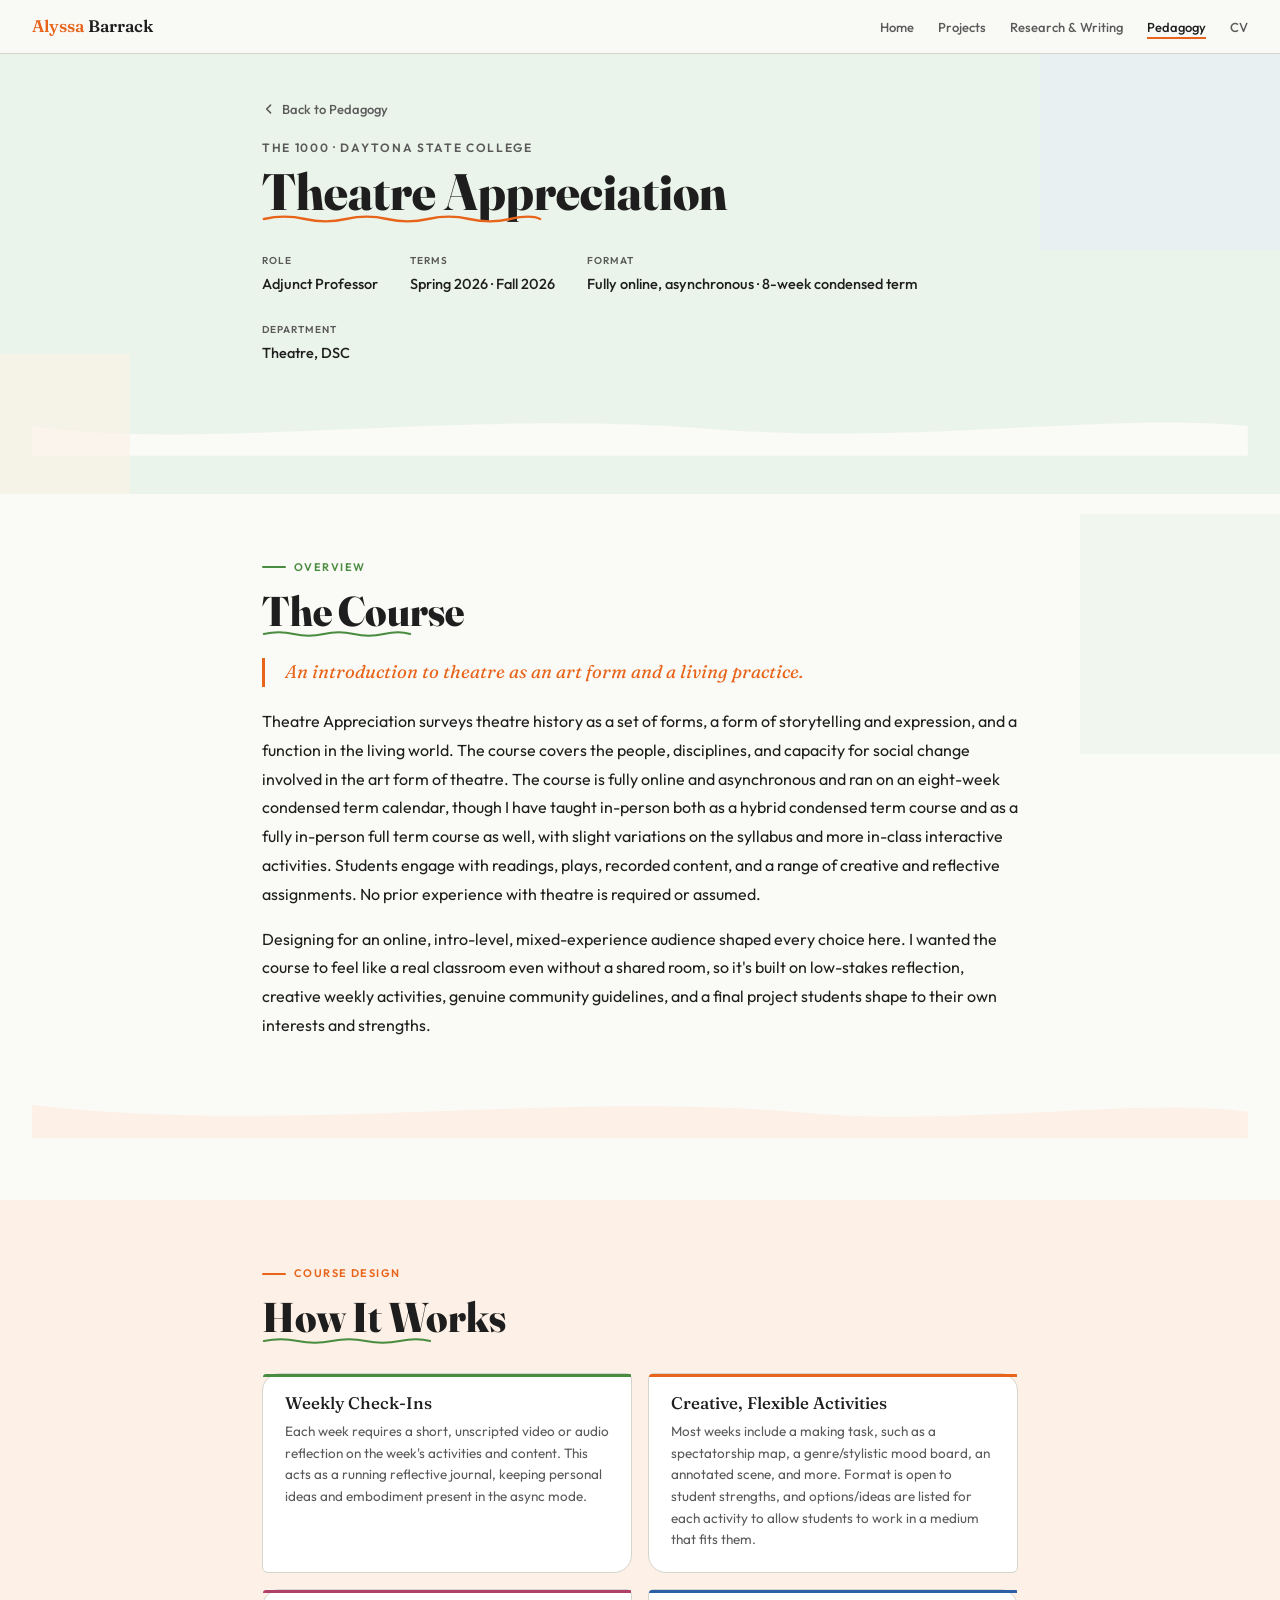
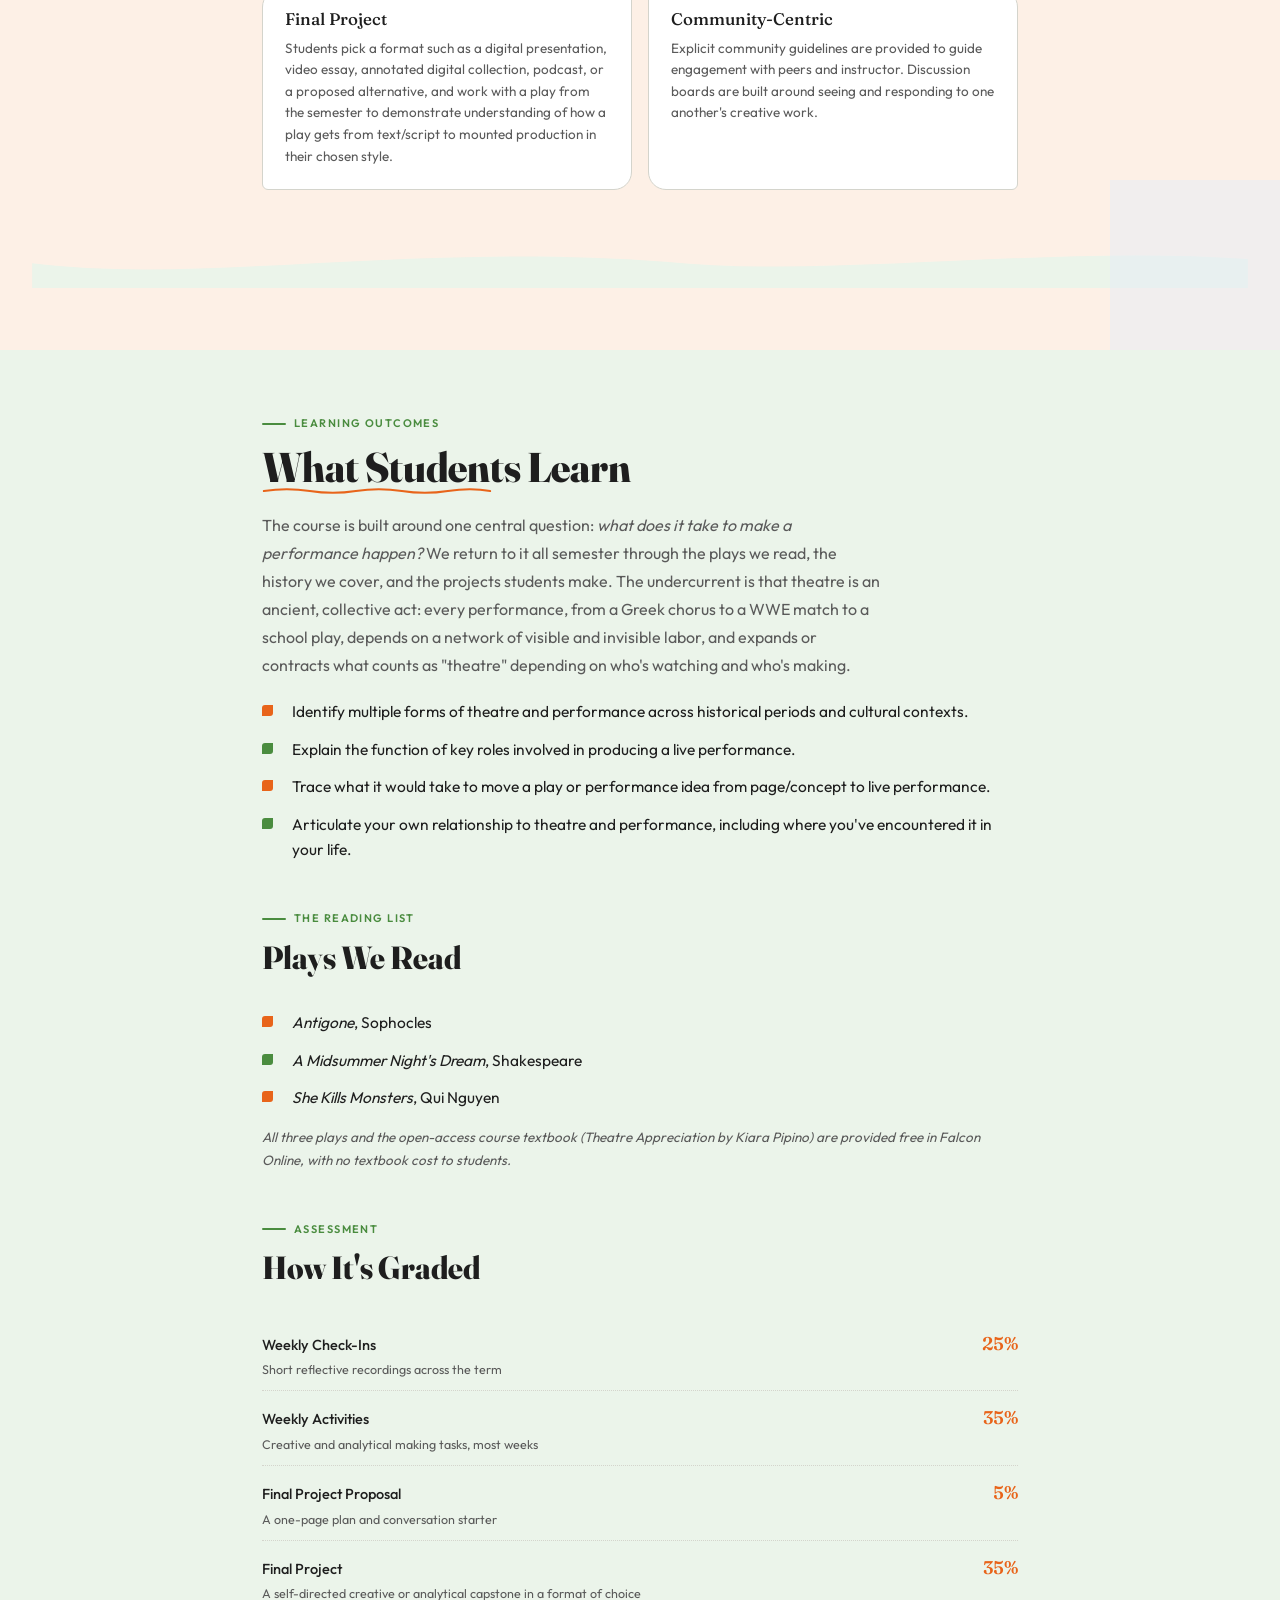
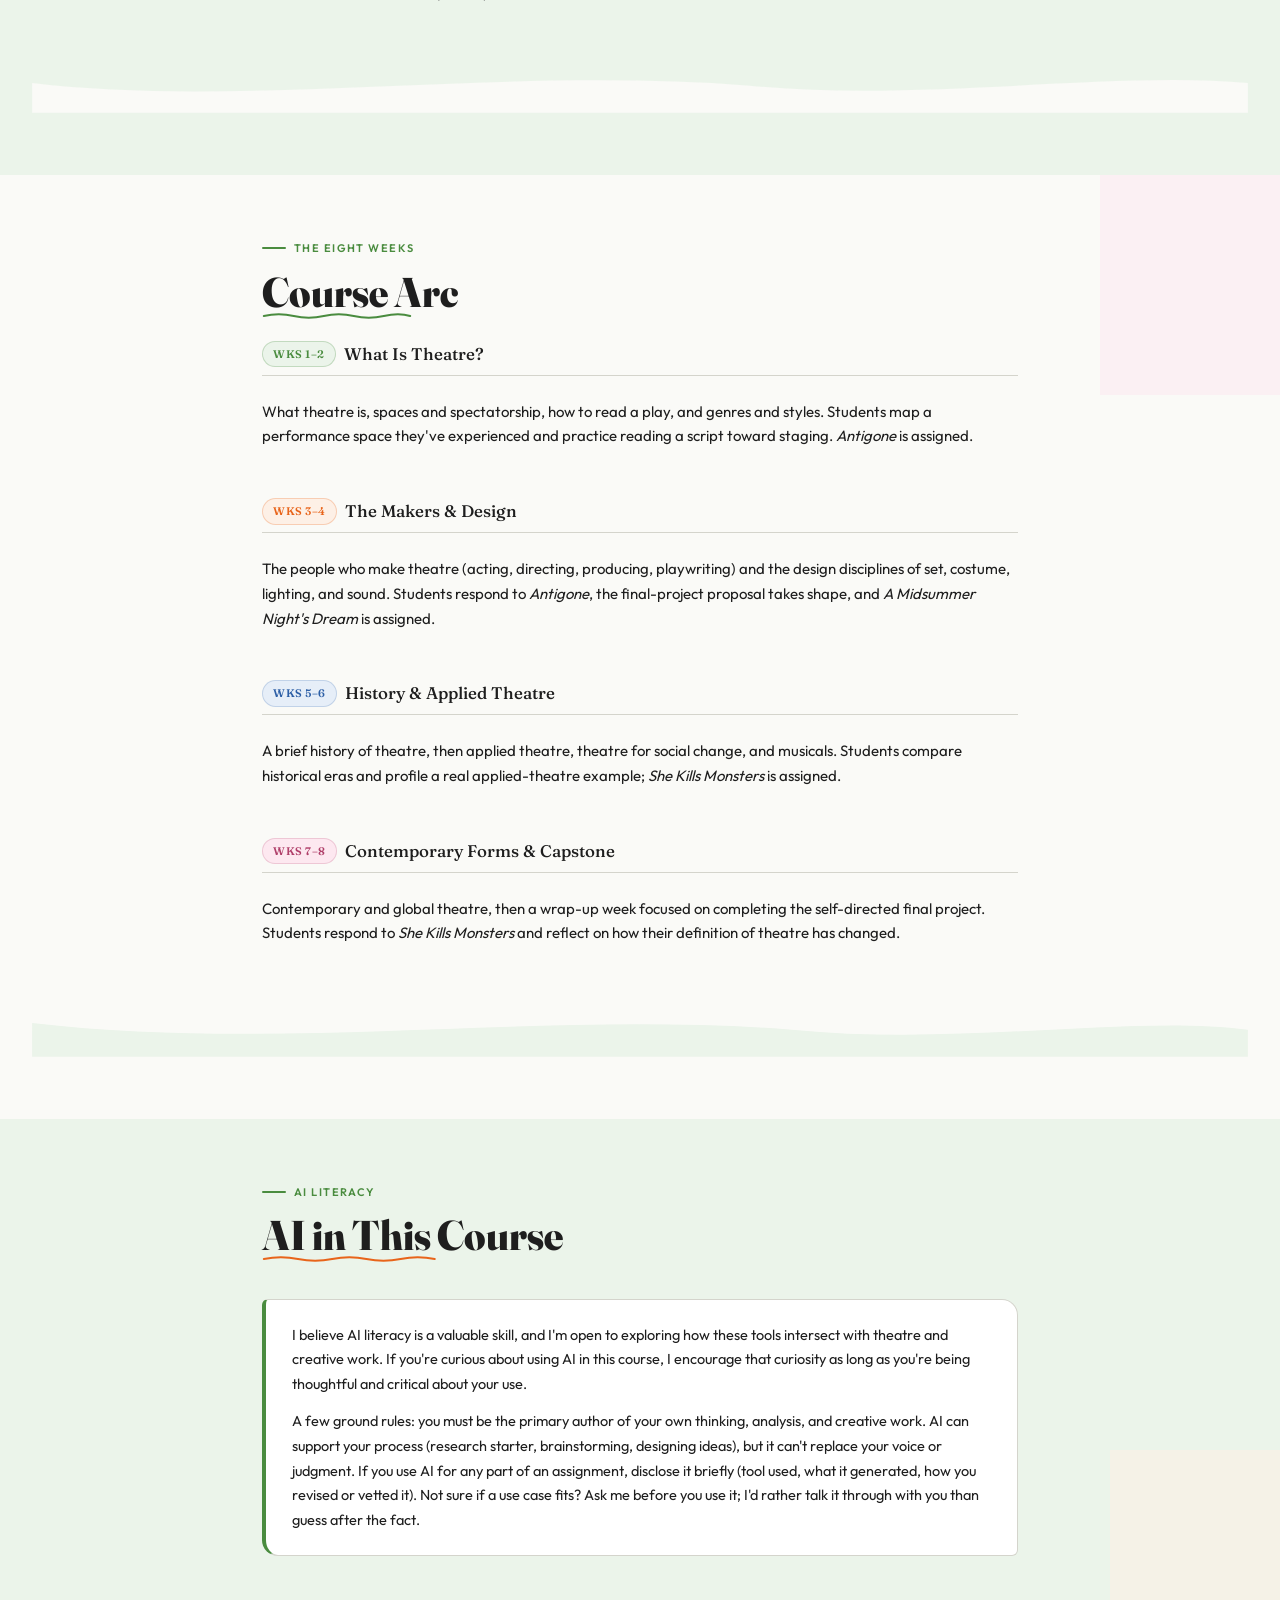
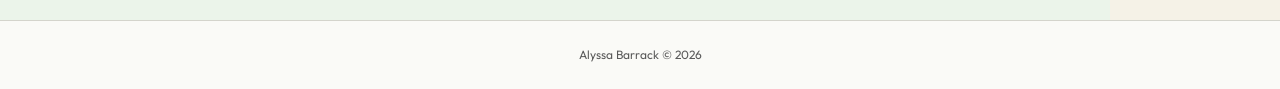
<file: course-theatre-appreciation.html>
<!DOCTYPE html>
<html lang="en">
<head>
  <meta charset="UTF-8">
  <meta name="viewport" content="width=device-width, initial-scale=1.0">
  <title>Theatre Appreciation (THE 1000) — Alyssa Barrack</title>
  <meta name="description" content="Theatre Appreciation — a fully self-designed, online asynchronous course by Alyssa Barrack at Daytona State College, built around low-stakes reflection, creative weekly activities, and a choice-based final project.">
  <link rel="preconnect" href="https://fonts.googleapis.com">
  <link rel="preconnect" href="https://fonts.gstatic.com" crossorigin>
  <link href="https://fonts.googleapis.com/css2?family=Fraunces:ital,opsz,wght@0,9..144,300..900;1,9..144,300..900&family=Outfit:wght@300;400;500;600&display=swap" rel="stylesheet">
  <link rel="stylesheet" href="style.css">
</head>
<body>

<!-- NAV -->
<nav class="site-nav" aria-label="Site navigation">
  <a href="index.html" class="nav-name"><span>Alyssa</span> Barrack</a>
  <button class="nav-hamburger" aria-label="Toggle menu"><span></span><span></span><span></span></button>
  <ul class="nav-links">
    <li><a href="index.html">Home</a></li>
    <li><a href="projects.html">Projects</a></li>
    <li><a href="research.html">Research &amp; Writing</a></li>
    <li><a href="pedagogy.html" class="active">Pedagogy</a></li>
    <li><a href="cv.html">CV</a></li>
  </ul>
</nav>

<!-- HEADER -->
<header class="section-block green-bg" style="padding-top:6rem;padding-bottom:2.5rem;overflow:hidden;position:relative;">
  <div class="blob" style="width:300px;height:300px;background:var(--blue-p);opacity:0.6;top:-50px;right:-60px;" aria-hidden="true"></div>
  <div class="blob blob2" style="width:160px;height:160px;background:var(--orange-p);opacity:0.55;bottom:-20px;left:-30px;" aria-hidden="true"></div>
  <div class="container">
    <a href="pedagogy.html" class="back-link">
      <svg width="14" height="14" viewBox="0 0 18 18" fill="none" aria-hidden="true"><path d="M11 4l-5 5 5 5" stroke="currentColor" stroke-width="2" stroke-linecap="round" stroke-linejoin="round"/></svg>
      Back to Pedagogy
    </a>
    <p class="course-code">THE 1000 · Daytona State College</p>
    <div style="position:relative;display:inline-block;margin-bottom:0.5rem;">
      <h1 class="section-heading" style="font-size:clamp(2.2rem,5vw,3.2rem);">Theatre Appreciation</h1>
      <svg style="position:absolute;bottom:-5px;left:0;width:280px;height:12px;overflow:visible" viewBox="0 0 300 12" aria-hidden="true">
        <path d="M2 6 Q24 1 46 6 Q68 11 90 6 Q112 1 134 6 Q156 11 178 6 Q200 1 222 6 Q244 11 266 6 Q288 1 298 6" stroke="#E8641A" stroke-width="2.5" stroke-linecap="round" fill="none"/>
      </svg>
    </div>
    <div class="course-meta" style="margin-top:1.5rem;">
      <div class="meta-item"><span class="meta-label">Role</span><span class="meta-value">Adjunct Professor</span></div>
      <div class="meta-item"><span class="meta-label">Terms</span><span class="meta-value">Spring 2026 · Fall 2026</span></div>
      <div class="meta-item"><span class="meta-label">Format</span><span class="meta-value">Fully online, asynchronous · 8-week condensed term</span></div>
      <div class="meta-item"><span class="meta-label">Department</span><span class="meta-value">Theatre, DSC</span></div>
    </div>
  </div>
  <svg class="wave" viewBox="0 0 1440 60" fill="none" aria-hidden="true" style="margin-top:2.5rem;">
    <path d="M0 25 C200 55 500 5 800 28 C1050 48 1280 8 1440 25 L1440 60 L0 60 Z" fill="#FAFAF7"/>
  </svg>
</header>

<!-- OVERVIEW -->
<section class="section-block white-bg" aria-labelledby="overview-heading">
  <div class="blob" style="width:240px;height:240px;background:var(--green-p);opacity:0.55;top:20px;right:-40px;" aria-hidden="true"></div>
  <div class="container">
    <p class="eyebrow">Overview</p>
    <div style="position:relative;display:inline-block;margin-bottom:1.5rem;">
      <h2 class="section-heading" id="overview-heading">The Course</h2>
      <svg style="position:absolute;bottom:-5px;left:0;width:150px;height:10px;overflow:visible" viewBox="0 0 170 10" aria-hidden="true">
        <path d="M2 5 Q19 1 36 5 Q53 9 70 5 Q87 1 104 5 Q121 9 138 5 Q155 1 168 5" stroke="#4A8C3F" stroke-width="2.2" stroke-linecap="round" fill="none"/>
      </svg>
    </div>
    <span class="pull">An introduction to theatre as an art form and a living practice.</span>
    <div style="font-size:16px;line-height:1.8;color:var(--text);">
      <p>Theatre Appreciation surveys theatre history as a set of forms, a form of storytelling and expression, and a function in the living world. The course covers the people, disciplines, and capacity for social change involved in the art form of theatre. The course is fully online and asynchronous and ran on an eight-week condensed term calendar, though I have taught in-person both as a hybrid condensed term course and as a fully in-person full term course as well, with slight variations on the syllabus and more in-class interactive activities. Students engage with readings, plays, recorded content, and a range of creative and reflective assignments. No prior experience with theatre is required or assumed.</p>
      <p style="margin-top:1rem;">Designing for an online, intro-level, mixed-experience audience shaped every choice here. I wanted the course to feel like a real classroom even without a shared room, so it's built on low-stakes reflection, creative weekly activities, genuine community guidelines, and a final project students shape to their own interests and strengths.</p>
    </div>
  </div>
  <svg class="wave" viewBox="0 0 1440 60" fill="none" aria-hidden="true" style="margin-top:3rem;">
    <path d="M0 20 C300 55 600 5 900 28 C1100 48 1300 10 1440 28 L1440 60 L0 60 Z" fill="#FDF0E6"/>
  </svg>
</section>

<!-- COURSE DESIGN -->
<section class="section-block orange-bg" aria-labelledby="design-heading">
  <div class="blob" style="width:200px;height:200px;background:var(--blue-p);opacity:0.5;bottom:-30px;right:-30px;" aria-hidden="true"></div>
  <div class="container">
    <p class="eyebrow orange">Course Design</p>
    <div style="position:relative;display:inline-block;margin-bottom:2rem;">
      <h2 class="section-heading" id="design-heading">How It Works</h2>
      <svg style="position:absolute;bottom:-5px;left:0;width:170px;height:10px;overflow:visible" viewBox="0 0 190 10" aria-hidden="true">
        <path d="M2 5 Q21 1 40 5 Q59 9 78 5 Q97 1 116 5 Q135 9 154 5 Q173 1 188 5" stroke="#4A8C3F" stroke-width="2.2" stroke-linecap="round" fill="none"/>
      </svg>
    </div>
    <div class="card-grid cols-2">
      <div class="card"><div class="card-accent green"></div>
        <h3>Weekly Check-Ins</h3>
        <p>Each week requires a short, unscripted video or audio reflection on the week's activities and content. This acts as a running reflective journal, keeping personal ideas and embodiment present in the async mode.</p>
      </div>
      <div class="card"><div class="card-accent"></div>
        <h3>Creative, Flexible Activities</h3>
        <p>Most weeks include a making task, such as a spectatorship map, a genre/stylistic mood board, an annotated scene, and more. Format is open to student strengths, and options/ideas are listed for each activity to allow students to work in a medium that fits them.</p>
      </div>
      <div class="card"><div class="card-accent pink"></div>
        <h3>Final Project</h3>
        <p>Students pick a format such as a digital presentation, video essay, annotated digital collection, podcast, or a proposed alternative, and work with a play from the semester to demonstrate understanding of how a play gets from text/script to mounted production in their chosen style.</p>
      </div>
      <div class="card"><div class="card-accent blue"></div>
        <h3>Community-Centric</h3>
        <p>Explicit community guidelines are provided to guide engagement with peers and instructor. Discussion boards are built around seeing and responding to one another's creative work.</p>
      </div>
    </div>
  </div>
  <svg class="wave" viewBox="0 0 1440 60" fill="none" aria-hidden="true" style="margin-top:3rem;">
    <path d="M0 30 C200 55 450 5 750 28 C950 48 1200 8 1440 25 L1440 60 L0 60 Z" fill="#EBF4EA"/>
  </svg>
</section>

<!-- OUTCOMES + ASSESSMENT -->
<section class="section-block green-bg" aria-labelledby="ta-outcomes-heading">
  <div class="container">
    <p class="eyebrow">Learning Outcomes</p>
    <div style="position:relative;display:inline-block;margin-bottom:1.25rem;">
      <h2 class="section-heading" id="ta-outcomes-heading">What Students Learn</h2>
      <svg style="position:absolute;bottom:-5px;left:0;width:230px;height:10px;overflow:visible" viewBox="0 0 250 10" aria-hidden="true">
        <path d="M2 5 Q27 1 52 5 Q77 9 102 5 Q127 1 152 5 Q177 9 202 5 Q227 1 248 5" stroke="#E8641A" stroke-width="2.2" stroke-linecap="round" fill="none"/>
      </svg>
    </div>
    <p style="font-size:16px;color:var(--muted);max-width:620px;line-height:1.75;margin-bottom:1.25rem;">The course is built around one central question: <em>what does it take to make a performance happen?</em> We return to it all semester through the plays we read, the history we cover, and the projects students make. The undercurrent is that theatre is an ancient, collective act: every performance, from a Greek chorus to a WWE match to a school play, depends on a network of visible and invisible labor, and expands or contracts what counts as "theatre" depending on who's watching and who's making.</p>
    <ul class="outcome-list">
      <li>Identify multiple forms of theatre and performance across historical periods and cultural contexts.</li>
      <li>Explain the function of key roles involved in producing a live performance.</li>
      <li>Trace what it would take to move a play or performance idea from page/concept to live performance.</li>
      <li>Articulate your own relationship to theatre and performance, including where you've encountered it in your life.</li>
    </ul>

    <p class="eyebrow" style="margin-top:3rem;">The Reading List</p>
    <div style="position:relative;display:inline-block;margin-bottom:0.75rem;">
      <h3 class="section-heading" style="font-size:clamp(1.5rem,3.5vw,2rem);">Plays We Read</h3>
    </div>
    <ul class="outcome-list" style="margin-bottom:1rem;">
      <li><em>Antigone</em>, Sophocles</li>
      <li><em>A Midsummer Night's Dream</em>, Shakespeare</li>
      <li><em>She Kills Monsters</em>, Qui Nguyen</li>
    </ul>
    <p style="font-size:13.5px;color:var(--muted);font-style:italic;">All three plays and the open-access course textbook (<em>Theatre Appreciation</em> by Kiara Pipino) are provided free in Falcon Online, with no textbook cost to students.</p>

    <p class="eyebrow" id="assess-heading" style="margin-top:3rem;">Assessment</p>
    <div style="position:relative;display:inline-block;margin-bottom:0.5rem;">
      <h3 class="section-heading" style="font-size:clamp(1.5rem,3.5vw,2rem);">How It's Graded</h3>
    </div>
    <div class="breakdown">
      <div class="breakdown-row"><div class="b-name">Weekly Check-Ins<span class="b-desc">Short reflective recordings across the term</span></div><div class="b-weight">25%</div></div>
      <div class="breakdown-row"><div class="b-name">Weekly Activities<span class="b-desc">Creative and analytical making tasks, most weeks</span></div><div class="b-weight">35%</div></div>
      <div class="breakdown-row"><div class="b-name">Final Project Proposal<span class="b-desc">A one-page plan and conversation starter</span></div><div class="b-weight">5%</div></div>
      <div class="breakdown-row"><div class="b-name">Final Project<span class="b-desc">A self-directed creative or analytical capstone in a format of choice</span></div><div class="b-weight">35%</div></div>
    </div>
  </div>
  <svg class="wave" viewBox="0 0 1440 60" fill="none" aria-hidden="true" style="margin-top:3rem;">
    <path d="M0 25 C250 55 550 5 850 28 C1050 48 1280 10 1440 25 L1440 60 L0 60 Z" fill="#FAFAF7"/>
  </svg>
</section>

<!-- COURSE ARC -->
<section class="section-block white-bg" aria-labelledby="arc-heading">
  <div class="blob" style="width:220px;height:220px;background:var(--pink-p);opacity:0.5;top:0;right:-40px;" aria-hidden="true"></div>
  <div class="container">
    <p class="eyebrow">The Eight Weeks</p>
    <div style="position:relative;display:inline-block;margin-bottom:1.5rem;">
      <h2 class="section-heading" id="arc-heading">Course Arc</h2>
      <svg style="position:absolute;bottom:-5px;left:0;width:150px;height:10px;overflow:visible" viewBox="0 0 170 10" aria-hidden="true">
        <path d="M2 5 Q19 1 36 5 Q53 9 70 5 Q87 1 104 5 Q121 9 138 5 Q155 1 168 5" stroke="#4A8C3F" stroke-width="2.2" stroke-linecap="round" fill="none"/>
      </svg>
    </div>
    <div class="pub-group">
      <h3 class="pub-group-title"><span class="tag green">Wks 1–2</span> What Is Theatre?</h3>
      <div class="pub-item">What theatre is, spaces and spectatorship, how to read a play, and genres and styles. Students map a performance space they've experienced and practice reading a script toward staging. <em>Antigone</em> is assigned.</div>
    </div>
    <div class="pub-group">
      <h3 class="pub-group-title"><span class="tag">Wks 3–4</span> The Makers &amp; Design</h3>
      <div class="pub-item">The people who make theatre (acting, directing, producing, playwriting) and the design disciplines of set, costume, lighting, and sound. Students respond to <em>Antigone</em>, the final-project proposal takes shape, and <em>A Midsummer Night's Dream</em> is assigned.</div>
    </div>
    <div class="pub-group">
      <h3 class="pub-group-title"><span class="tag blue">Wks 5–6</span> History &amp; Applied Theatre</h3>
      <div class="pub-item">A brief history of theatre, then applied theatre, theatre for social change, and musicals. Students compare historical eras and profile a real applied-theatre example; <em>She Kills Monsters</em> is assigned.</div>
    </div>
    <div class="pub-group">
      <h3 class="pub-group-title"><span class="tag pink">Wks 7–8</span> Contemporary Forms &amp; Capstone</h3>
      <div class="pub-item">Contemporary and global theatre, then a wrap-up week focused on completing the self-directed final project. Students respond to <em>She Kills Monsters</em> and reflect on how their definition of theatre has changed.</div>
    </div>
  </div>
  <svg class="wave" viewBox="0 0 1440 60" fill="none" aria-hidden="true" style="margin-top:3rem;">
    <path d="M0 20 C300 55 600 5 900 28 C1100 48 1300 10 1440 28 L1440 60 L0 60 Z" fill="#EBF4EA"/>
  </svg>
</section>

<!-- AI APPROACH -->
<section class="section-block green-bg" aria-labelledby="ai-heading">
  <div class="blob" style="width:200px;height:200px;background:var(--orange-p);opacity:0.55;bottom:-30px;right:-30px;" aria-hidden="true"></div>
  <div class="container">
    <p class="eyebrow">AI Literacy</p>
    <div style="position:relative;display:inline-block;margin-bottom:1rem;">
      <h2 class="section-heading" id="ai-heading">AI in This Course</h2>
      <svg style="position:absolute;bottom:-5px;left:0;width:180px;height:10px;overflow:visible" viewBox="0 0 200 10" aria-hidden="true">
        <path d="M2 5 Q21 1 40 5 Q59 9 78 5 Q97 1 116 5 Q135 9 154 5 Q173 1 192 5" stroke="#E8641A" stroke-width="2.2" stroke-linecap="round" fill="none"/>
      </svg>
    </div>
    <div class="ai-callout">
      <p>I believe AI literacy is a valuable skill, and I'm open to exploring how these tools intersect with theatre and creative work. If you're curious about using AI in this course, I encourage that curiosity as long as you're being thoughtful and critical about your use.</p>
      <p>A few ground rules: you must be the primary author of your own thinking, analysis, and creative work. AI can support your process (research starter, brainstorming, designing ideas), but it can't replace your voice or judgment. If you use AI for any part of an assignment, disclose it briefly (tool used, what it generated, how you revised or vetted it). Not sure if a use case fits? Ask me before you use it; I'd rather talk it through with you than guess after the fact.</p>
    </div>
  </div>
</section>

<footer>
  <p>Alyssa Barrack &copy; 2026</p>
</footer>

<button id="top-btn" aria-label="Back to top">
  <svg width="18" height="18" viewBox="0 0 18 18" fill="none" aria-hidden="true">
    <path d="M9 14V4M4 9l5-5 5 5" stroke="#fff" stroke-width="2.2" stroke-linecap="round" stroke-linejoin="round"/>
  </svg>
</button>

<script src="shared.js"></script>
</body>
</html>
</file>
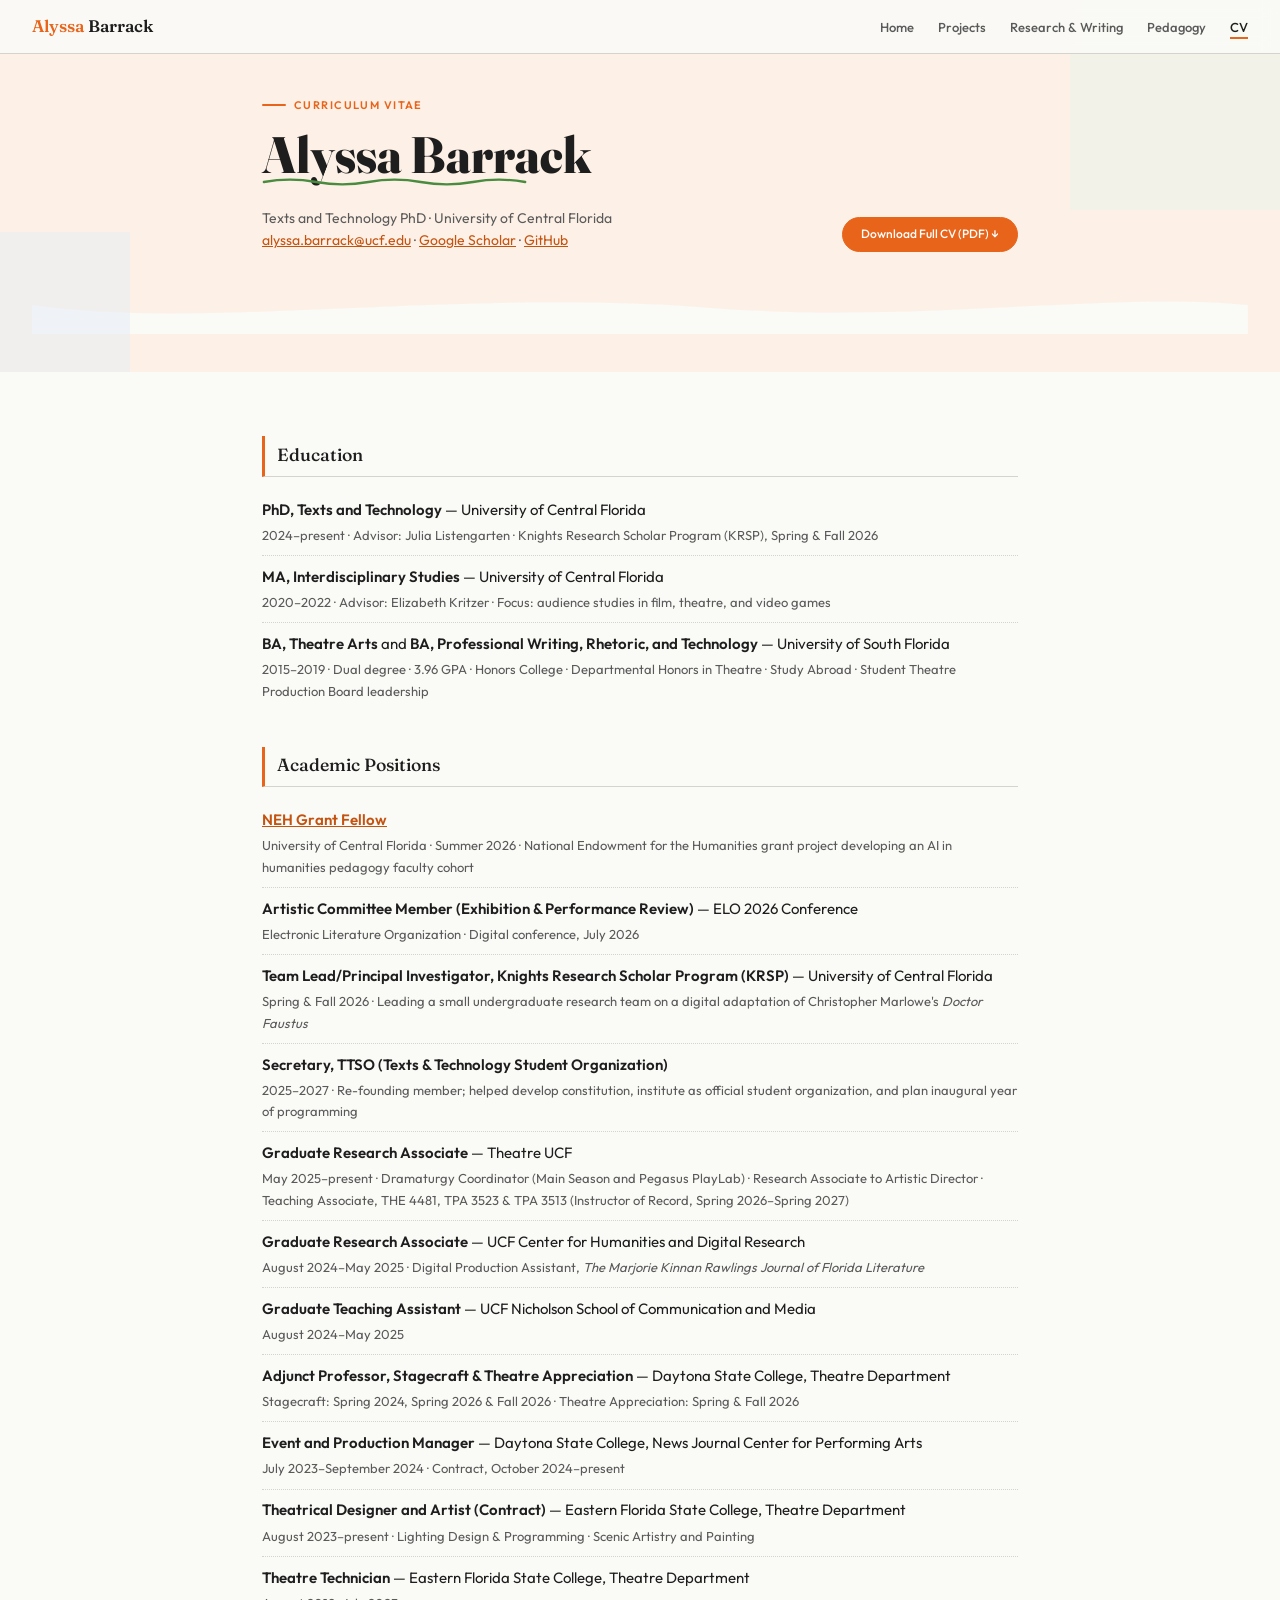
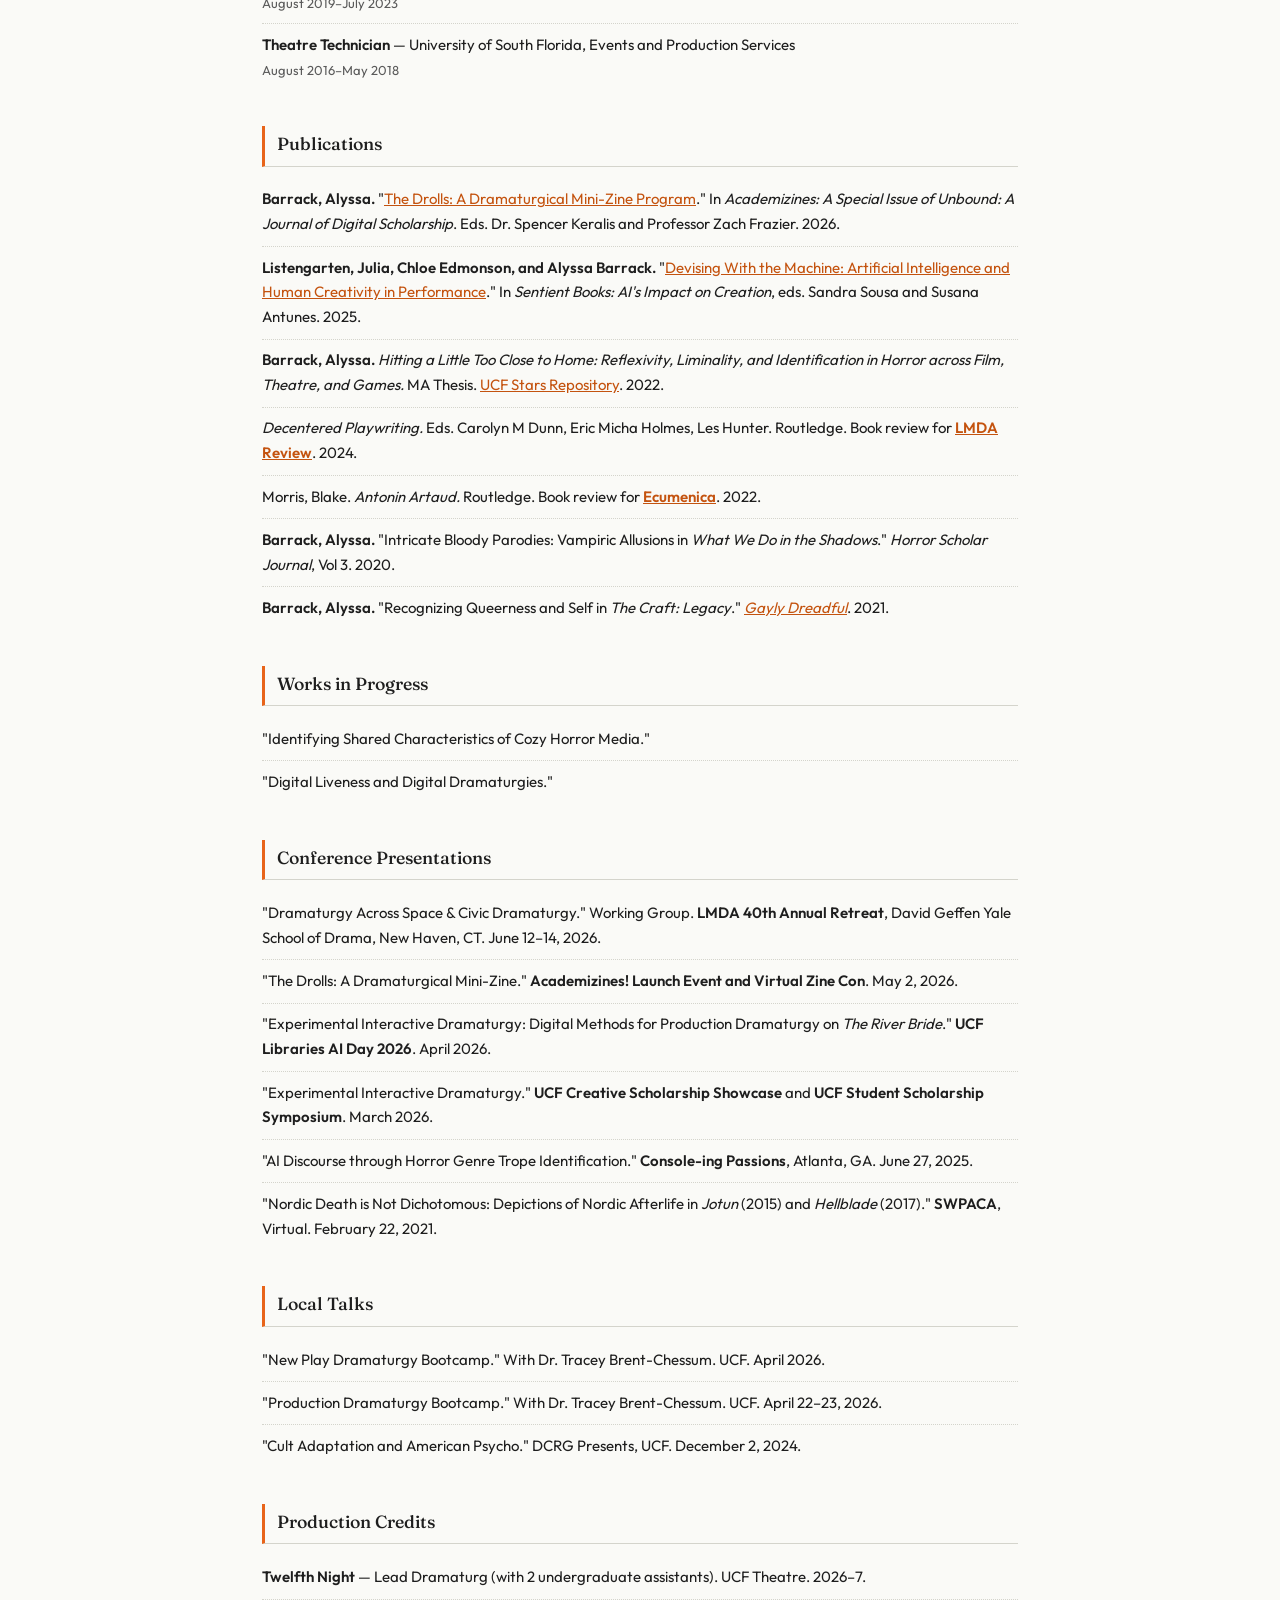
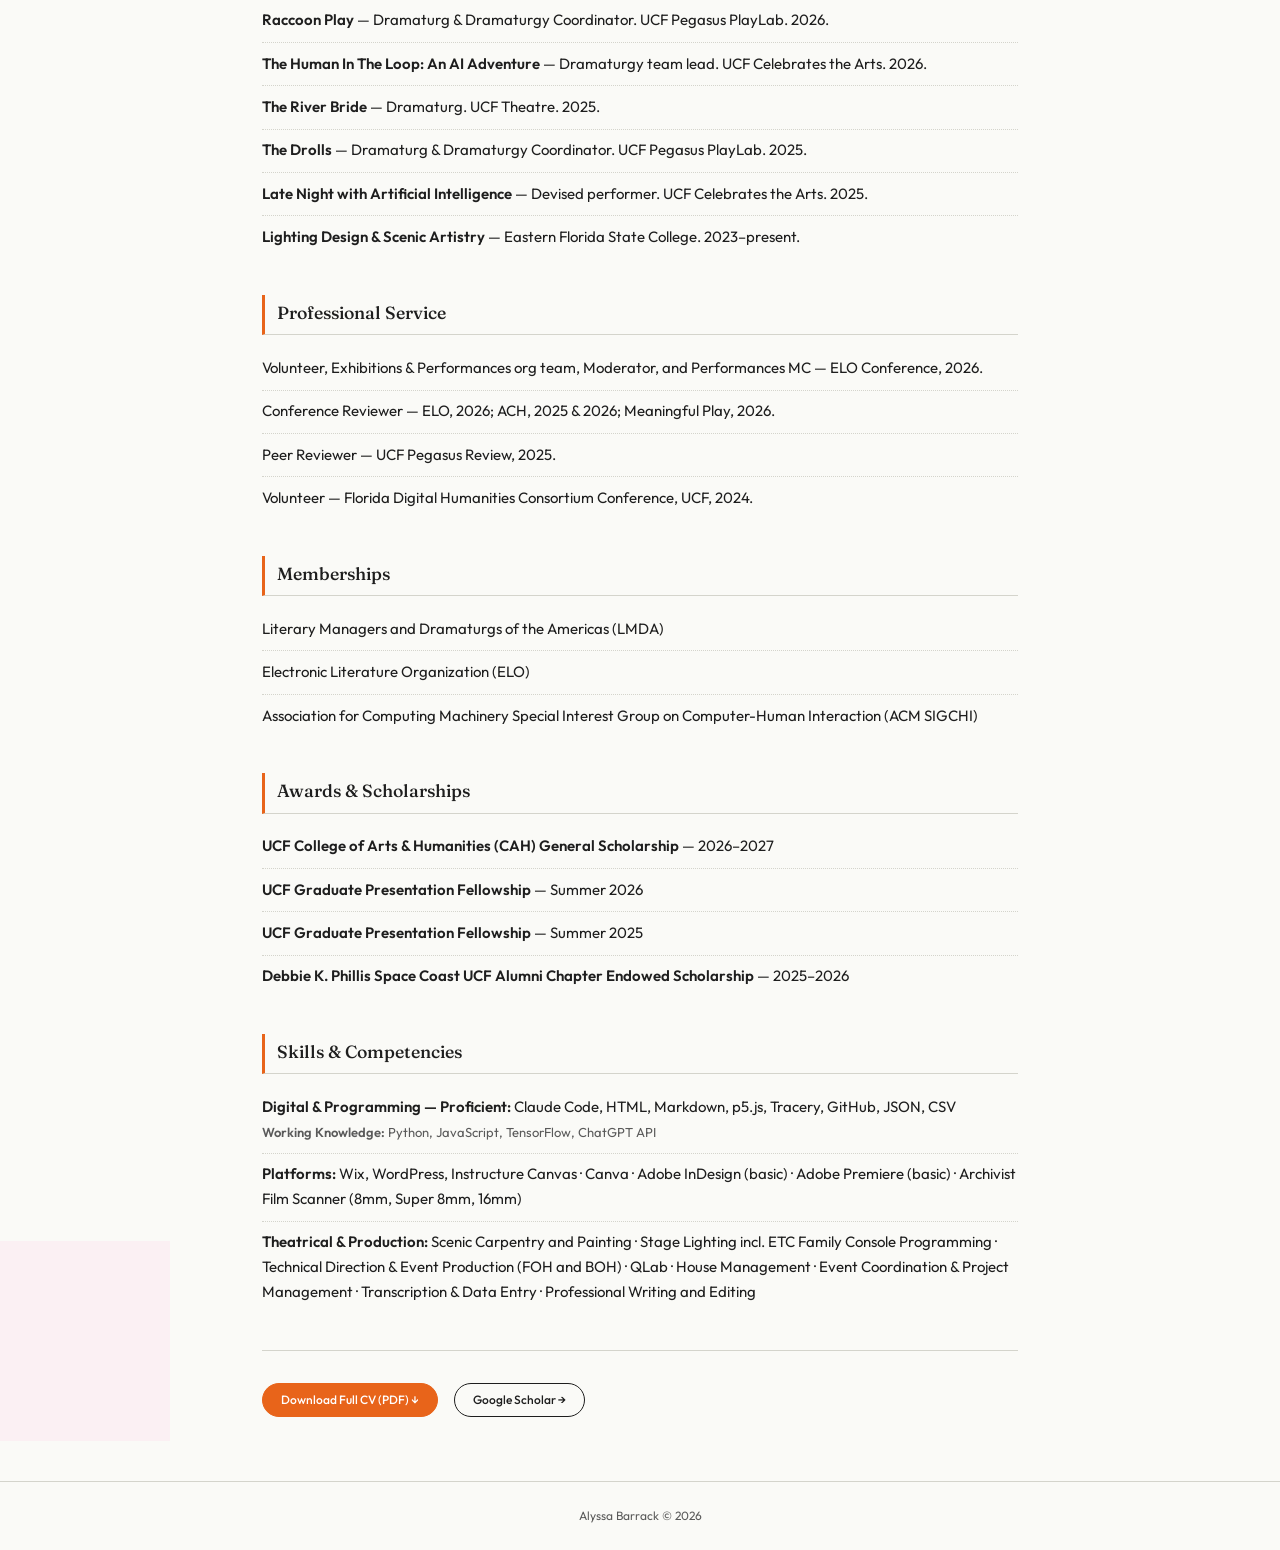
<file: cv.html>
<!DOCTYPE html>
<html lang="en">
<head>
  <meta charset="UTF-8">
  <meta name="viewport" content="width=device-width, initial-scale=1.0">
  <title>CV — Alyssa Barrack</title>
  <meta name="description" content="Curriculum Vitae for Alyssa Barrack — dramaturg, scholar, digital practitioner.">
  <link rel="preconnect" href="https://fonts.googleapis.com">
  <link rel="preconnect" href="https://fonts.gstatic.com" crossorigin>
  <link href="https://fonts.googleapis.com/css2?family=Fraunces:ital,opsz,wght@0,9..144,300..900;1,9..144,300..900&family=Outfit:wght@300;400;500;600&display=swap" rel="stylesheet">
  <link rel="stylesheet" href="style.css">
</head>
<body>

<!-- NAV -->
<nav class="site-nav" aria-label="Site navigation">
  <a href="index.html" class="nav-name"><span>Alyssa</span> Barrack</a>
  <button class="nav-hamburger" aria-label="Toggle menu">
    <span></span><span></span><span></span>
  </button>
  <ul class="nav-links">
    <li><a href="index.html">Home</a></li>
    <li><a href="projects.html">Projects</a></li>
    <li><a href="research.html">Research &amp; Writing</a></li>
    <li><a href="pedagogy.html">Pedagogy</a></li>
    <li><a href="cv.html" class="active">CV</a></li>
  </ul>
</nav>

<!-- PAGE HEADER -->
<header class="section-block orange-bg" style="padding-top:6rem;padding-bottom:2.5rem;overflow:hidden;position:relative;">
  <div class="blob" style="width:260px;height:260px;background:var(--green-p);opacity:0.6;top:-50px;right:-50px;" aria-hidden="true"></div>
  <div class="blob blob2" style="width:160px;height:160px;background:var(--blue-p);opacity:0.5;bottom:-20px;left:-30px;" aria-hidden="true"></div>
  <div class="container" style="display:flex;align-items:flex-start;justify-content:space-between;flex-wrap:wrap;gap:1.5rem;">
    <div>
      <p class="eyebrow orange">Curriculum Vitae</p>
      <div style="position:relative;display:inline-block;margin-bottom:0.5rem;">
        <h1 class="section-heading" style="font-size:clamp(2.2rem,5vw,3.2rem);">Alyssa Barrack</h1>
        <svg style="position:absolute;bottom:-5px;left:0;width:280px;height:12px;overflow:visible" viewBox="0 0 300 12" aria-hidden="true">
          <path d="M2 6 Q30 1 58 6 Q86 11 114 6 Q142 1 170 6 Q198 11 226 6 Q254 1 282 6" stroke="#4A8C3F" stroke-width="2.5" stroke-linecap="round" fill="none"/>
        </svg>
      </div>
      <p style="font-size:14px;color:var(--muted);margin-top:1rem;line-height:1.6;">
        Texts and Technology PhD · University of Central Florida<br>
        <a href="mailto:alyssa.barrack@ucf.edu" style="color:var(--link);">alyssa.barrack@ucf.edu</a> ·
        <a href="https://scholar.google.com/citations?view_op=list_works&hl=en&user=i48Z6NoAAAAJ" target="_blank" rel="noopener" style="color:var(--link);">Google Scholar</a> ·
        <a href="https://github.com/alyssalb" target="_blank" rel="noopener" style="color:var(--link);">GitHub</a>
      </p>
    </div>
    <a href="cv_Barrack_2025.pdf" class="pill solid" download style="align-self:flex-end;white-space:nowrap;">
      Download Full CV (PDF) &darr;
    </a>
  </div>
  <svg class="wave" viewBox="0 0 1440 60" fill="none" aria-hidden="true" style="margin-top:2rem;">
    <path d="M0 25 C200 55 500 5 800 28 C1050 48 1280 8 1440 25 L1440 60 L0 60 Z" fill="#FAFAF7"/>
  </svg>
</header>

<!-- CV BODY -->
<section class="section-block white-bg" aria-label="Full CV">
  <div class="blob" style="width:200px;height:200px;background:var(--pink-p);opacity:0.5;bottom:40px;left:-30px;" aria-hidden="true"></div>
  <div class="container">

    <div class="cv-section">
      <h2 class="cv-section-title">Education</h2>
      <div class="cv-item">
        <strong>PhD, Texts and Technology</strong> — University of Central Florida
        <div class="cv-meta">2024–present · Advisor: Julia Listengarten · Knights Research Scholar Program (KRSP), Spring &amp; Fall 2026</div>
      </div>
      <div class="cv-item">
        <strong>MA, Interdisciplinary Studies</strong> — University of Central Florida
        <div class="cv-meta">2020–2022 · Advisor: Elizabeth Kritzer · Focus: audience studies in film, theatre, and video games</div>
      </div>
      <div class="cv-item">
        <strong>BA, Theatre Arts</strong> and <strong>BA, Professional Writing, Rhetoric, and Technology</strong> — University of South Florida
        <div class="cv-meta">2015–2019 · Dual degree · 3.96 GPA · Honors College · Departmental Honors in Theatre · Study Abroad · Student Theatre Production Board leadership</div>
      </div>
    </div>

    <div class="cv-section">
      <h2 class="cv-section-title">Academic Positions</h2>
      <div class="cv-item">
        <strong><a href="https://www.ucf.edu/news/ucf-selected-for-national-endowment-for-the-humanities-project-on-ai-in-education/" target="_blank" rel="noopener">NEH Grant Fellow</a></strong>
        <div class="cv-meta">University of Central Florida · Summer 2026 · National Endowment for the Humanities grant project developing an AI in humanities pedagogy faculty cohort</div>
      </div>
      <div class="cv-item">
        <strong>Artistic Committee Member (Exhibition &amp; Performance Review)</strong> — ELO 2026 Conference
        <div class="cv-meta">Electronic Literature Organization · Digital conference, July 2026</div>
      </div>
      <div class="cv-item">
        <strong>Team Lead/Principal Investigator, Knights Research Scholar Program (KRSP)</strong> — University of Central Florida
        <div class="cv-meta">Spring &amp; Fall 2026 · Leading a small undergraduate research team on a digital adaptation of Christopher Marlowe's <em>Doctor Faustus</em></div>
      </div>
      <div class="cv-item">
        <strong>Secretary, TTSO (Texts &amp; Technology Student Organization)</strong>
        <div class="cv-meta">2025–2027 · Re-founding member; helped develop constitution, institute as official student organization, and plan inaugural year of programming</div>
      </div>
      <div class="cv-item">
        <strong>Graduate Research Associate</strong> — Theatre UCF
        <div class="cv-meta">May 2025–present · Dramaturgy Coordinator (Main Season and Pegasus PlayLab) · Research Associate to Artistic Director · Teaching Associate, THE 4481, TPA 3523 &amp; TPA 3513 (Instructor of Record, Spring 2026–Spring 2027)</div>
      </div>
      <div class="cv-item">
        <strong>Graduate Research Associate</strong> — UCF Center for Humanities and Digital Research
        <div class="cv-meta">August 2024–May 2025 · Digital Production Assistant, <em>The Marjorie Kinnan Rawlings Journal of Florida Literature</em></div>
      </div>
      <div class="cv-item">
        <strong>Graduate Teaching Assistant</strong> — UCF Nicholson School of Communication and Media
        <div class="cv-meta">August 2024–May 2025</div>
      </div>
      <div class="cv-item">
        <strong>Adjunct Professor, Stagecraft &amp; Theatre Appreciation</strong> — Daytona State College, Theatre Department
        <div class="cv-meta">Stagecraft: Spring 2024, Spring 2026 &amp; Fall 2026 · Theatre Appreciation: Spring &amp; Fall 2026</div>
      </div>
      <div class="cv-item">
        <strong>Event and Production Manager</strong> — Daytona State College, News Journal Center for Performing Arts
        <div class="cv-meta">July 2023–September 2024 · Contract, October 2024–present</div>
      </div>
      <div class="cv-item">
        <strong>Theatrical Designer and Artist (Contract)</strong> — Eastern Florida State College, Theatre Department
        <div class="cv-meta">August 2023–present · Lighting Design &amp; Programming · Scenic Artistry and Painting</div>
      </div>
      <div class="cv-item">
        <strong>Theatre Technician</strong> — Eastern Florida State College, Theatre Department
        <div class="cv-meta">August 2019–July 2023</div>
      </div>
      <div class="cv-item">
        <strong>Theatre Technician</strong> — University of South Florida, Events and Production Services
        <div class="cv-meta">August 2016–May 2018</div>
      </div>
    </div>

    <div class="cv-section">
      <h2 class="cv-section-title">Publications</h2>
      <div class="cv-item">
        <strong>Barrack, Alyssa.</strong> "<a href="https://journals.library.unt.edu/index.php/unbound/article/view/332" target="_blank" rel="noopener">The Drolls: A Dramaturgical Mini-Zine Program</a>." In <em>Academizines: A Special Issue of Unbound: A Journal of Digital Scholarship</em>. Eds. Dr. Spencer Keralis and Professor Zach Frazier. 2026.
      </div>
      <div class="cv-item">
        <strong>Listengarten, Julia, Chloe Edmonson, and Alyssa Barrack.</strong> "<a href="https://quodmanet.com/08.SousaAntunes.html" target="_blank" rel="noopener">Devising With the Machine: Artificial Intelligence and Human Creativity in Performance</a>." In <em>Sentient Books: AI's Impact on Creation</em>, eds. Sandra Sousa and Susana Antunes. 2025.
      </div>
      <div class="cv-item">
        <strong>Barrack, Alyssa.</strong> <em>Hitting a Little Too Close to Home: Reflexivity, Liminality, and Identification in Horror across Film, Theatre, and Games.</em> MA Thesis. <a href="https://purls.library.ucf.edu/go/DP0026743" target="_blank" rel="noopener">UCF Stars Repository</a>. 2022.
      </div>
      <div class="cv-item">
        <em>Decentered Playwriting.</em> Eds. Carolyn M Dunn, Eric Micha Holmes, Les Hunter. Routledge. Book review for <strong><a href="https://lmda.org/review/" target="_blank" rel="noopener">LMDA Review</a></strong>. 2024.
      </div>
      <div class="cv-item">
        Morris, Blake. <em>Antonin Artaud.</em> Routledge. Book review for <strong><a href="https://scholarlypublishingcollective.org/psup/ecumenica/article-abstract/15/2/205/319904/Antonin-Artaud" target="_blank" rel="noopener">Ecumenica</a></strong>. 2022.
      </div>
      <div class="cv-item">
        <strong>Barrack, Alyssa.</strong> "Intricate Bloody Parodies: Vampiric Allusions in <em>What We Do in the Shadows</em>." <em>Horror Scholar Journal</em>, Vol 3. 2020.
      </div>
      <div class="cv-item">
        <strong>Barrack, Alyssa.</strong> "Recognizing Queerness and Self in <em>The Craft: Legacy</em>." <em><a href="https://www.gaylydreadful.com/" target="_blank" rel="noopener">Gayly Dreadful</a></em>. 2021.
      </div>
    </div>

    <div class="cv-section">
      <h2 class="cv-section-title">Works in Progress</h2>
      <div class="cv-item">"Identifying Shared Characteristics of Cozy Horror Media."</div>
      <div class="cv-item">"Digital Liveness and Digital Dramaturgies."</div>
    </div>

    <div class="cv-section">
      <h2 class="cv-section-title">Conference Presentations</h2>
      <div class="cv-item">"Dramaturgy Across Space &amp; Civic Dramaturgy." Working Group. <strong>LMDA 40th Annual Retreat</strong>, David Geffen Yale School of Drama, New Haven, CT. June 12–14, 2026.</div>
      <div class="cv-item">"The Drolls: A Dramaturgical Mini-Zine." <strong>Academizines! Launch Event and Virtual Zine Con</strong>. May 2, 2026.</div>
      <div class="cv-item">"Experimental Interactive Dramaturgy: Digital Methods for Production Dramaturgy on <em>The River Bride</em>." <strong>UCF Libraries AI Day 2026</strong>. April 2026.</div>
      <div class="cv-item">"Experimental Interactive Dramaturgy." <strong>UCF Creative Scholarship Showcase</strong> and <strong>UCF Student Scholarship Symposium</strong>. March 2026.</div>
      <div class="cv-item">"AI Discourse through Horror Genre Trope Identification." <strong>Console-ing Passions</strong>, Atlanta, GA. June 27, 2025.</div>
      <div class="cv-item">"Nordic Death is Not Dichotomous: Depictions of Nordic Afterlife in <em>Jotun</em> (2015) and <em>Hellblade</em> (2017)." <strong>SWPACA</strong>, Virtual. February 22, 2021.</div>
    </div>

    <div class="cv-section">
      <h2 class="cv-section-title">Local Talks</h2>
      <div class="cv-item">"New Play Dramaturgy Bootcamp." With Dr. Tracey Brent-Chessum. UCF. April 2026.</div>
      <div class="cv-item">"Production Dramaturgy Bootcamp." With Dr. Tracey Brent-Chessum. UCF. April 22–23, 2026.</div>
      <div class="cv-item">"Cult Adaptation and American Psycho." DCRG Presents, UCF. December 2, 2024.</div>
    </div>

    <div class="cv-section">
      <h2 class="cv-section-title">Production Credits</h2>
      <div class="cv-item"><strong>Twelfth Night</strong> — Lead Dramaturg (with 2 undergraduate assistants). UCF Theatre. 2026–7.</div>
      <div class="cv-item"><strong>Raccoon Play</strong> — Dramaturg &amp; Dramaturgy Coordinator. UCF Pegasus PlayLab. 2026.</div>
      <div class="cv-item"><strong>The Human In The Loop: An AI Adventure</strong> — Dramaturgy team lead. UCF Celebrates the Arts. 2026.</div>
      <div class="cv-item"><strong>The River Bride</strong> — Dramaturg. UCF Theatre. 2025.</div>
      <div class="cv-item"><strong>The Drolls</strong> — Dramaturg &amp; Dramaturgy Coordinator. UCF Pegasus PlayLab. 2025.</div>
      <div class="cv-item"><strong>Late Night with Artificial Intelligence</strong> — Devised performer. UCF Celebrates the Arts. 2025.</div>
      <div class="cv-item"><strong>Lighting Design &amp; Scenic Artistry</strong> — Eastern Florida State College. 2023–present.</div>
    </div>

    <div class="cv-section">
      <h2 class="cv-section-title">Professional Service</h2>
      <div class="cv-item">Volunteer, Exhibitions &amp; Performances org team, Moderator, and Performances MC — ELO Conference, 2026.</div>
      <div class="cv-item">Conference Reviewer — ELO, 2026; ACH, 2025 &amp; 2026; Meaningful Play, 2026.</div>
      <div class="cv-item">Peer Reviewer — UCF Pegasus Review, 2025.</div>
      <div class="cv-item">Volunteer — Florida Digital Humanities Consortium Conference, UCF, 2024.</div>
    </div>

    <div class="cv-section">
      <h2 class="cv-section-title">Memberships</h2>
      <div class="cv-item">Literary Managers and Dramaturgs of the Americas (LMDA)</div>
      <div class="cv-item">Electronic Literature Organization (ELO)</div>
      <div class="cv-item">Association for Computing Machinery Special Interest Group on Computer-Human Interaction (ACM SIGCHI)</div>
    </div>

    <div class="cv-section">
      <h2 class="cv-section-title">Awards &amp; Scholarships</h2>
      <div class="cv-item"><strong>UCF College of Arts &amp; Humanities (CAH) General Scholarship</strong> — 2026–2027</div>
      <div class="cv-item"><strong>UCF Graduate Presentation Fellowship</strong> — Summer 2026</div>
      <div class="cv-item"><strong>UCF Graduate Presentation Fellowship</strong> — Summer 2025</div>
      <div class="cv-item"><strong>Debbie K. Phillis Space Coast UCF Alumni Chapter Endowed Scholarship</strong> — 2025–2026</div>
    </div>

    <div class="cv-section">
      <h2 class="cv-section-title">Skills &amp; Competencies</h2>
      <div class="cv-item">
        <strong>Digital &amp; Programming — Proficient:</strong> Claude Code, HTML, Markdown, p5.js, Tracery, GitHub, JSON, CSV
        <div class="cv-meta"><strong>Working Knowledge:</strong> Python, JavaScript, TensorFlow, ChatGPT API</div>
      </div>
      <div class="cv-item">
        <strong>Platforms:</strong> Wix, WordPress, Instructure Canvas · Canva · Adobe InDesign (basic) · Adobe Premiere (basic) · Archivist Film Scanner (8mm, Super 8mm, 16mm)
      </div>
      <div class="cv-item">
        <strong>Theatrical &amp; Production:</strong> Scenic Carpentry and Painting · Stage Lighting incl. ETC Family Console Programming · Technical Direction &amp; Event Production (FOH and BOH) · QLab · House Management · Event Coordination &amp; Project Management · Transcription &amp; Data Entry · Professional Writing and Editing
      </div>
    </div>

    <div style="margin-top:2rem;padding-top:2rem;border-top:1.5px solid var(--border);display:flex;gap:1rem;flex-wrap:wrap;">
      <a href="cv_Barrack_2025.pdf" class="pill solid" download>Download Full CV (PDF) &darr;</a>
      <a href="https://scholar.google.com/citations?view_op=list_works&hl=en&user=i48Z6NoAAAAJ" class="pill g" target="_blank" rel="noopener">Google Scholar &rarr;</a>
    </div>

  </div>
</section>

<footer>
  <p>Alyssa Barrack &copy; 2026</p>
</footer>

<button id="top-btn" aria-label="Back to top">
  <svg width="18" height="18" viewBox="0 0 18 18" fill="none" aria-hidden="true">
    <path d="M9 14V4M4 9l5-5 5 5" stroke="#fff" stroke-width="2.2" stroke-linecap="round" stroke-linejoin="round"/>
  </svg>
</button>

<script src="shared.js"></script>
</body>
</html>
</file>
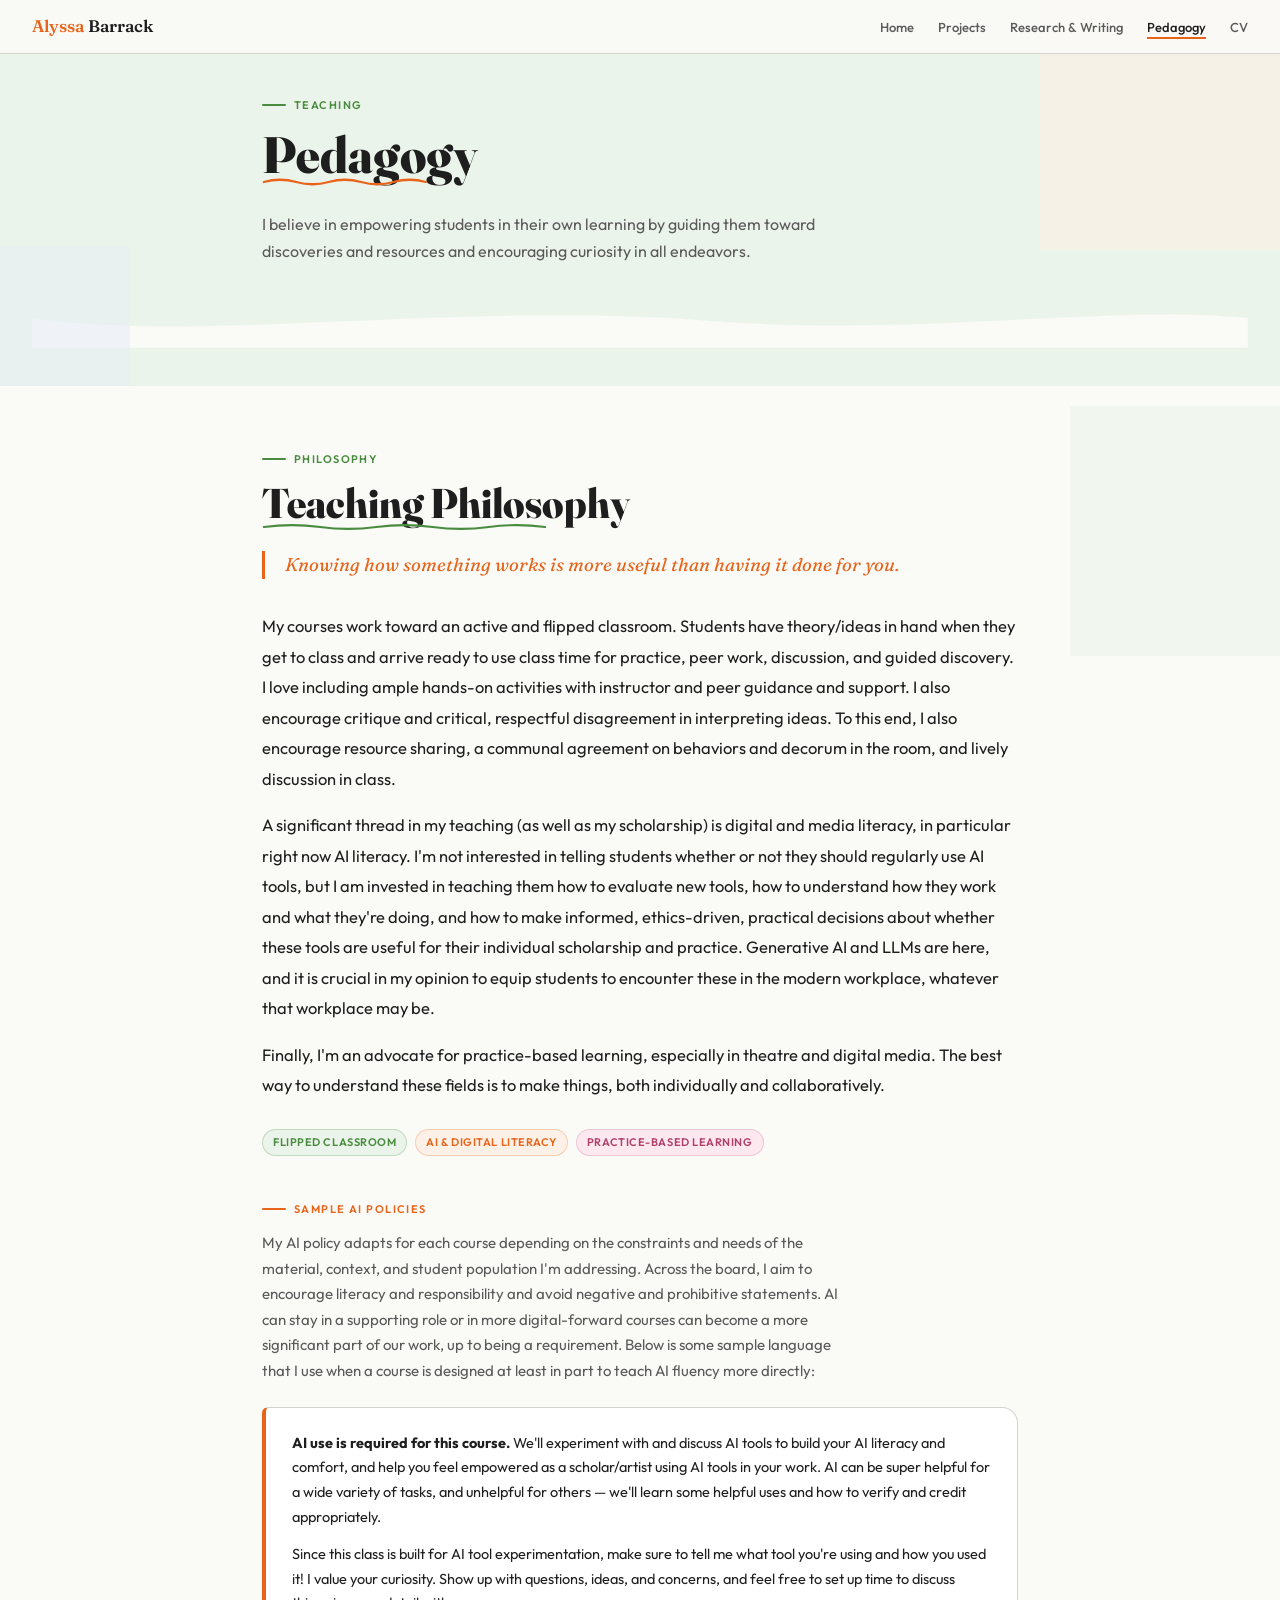
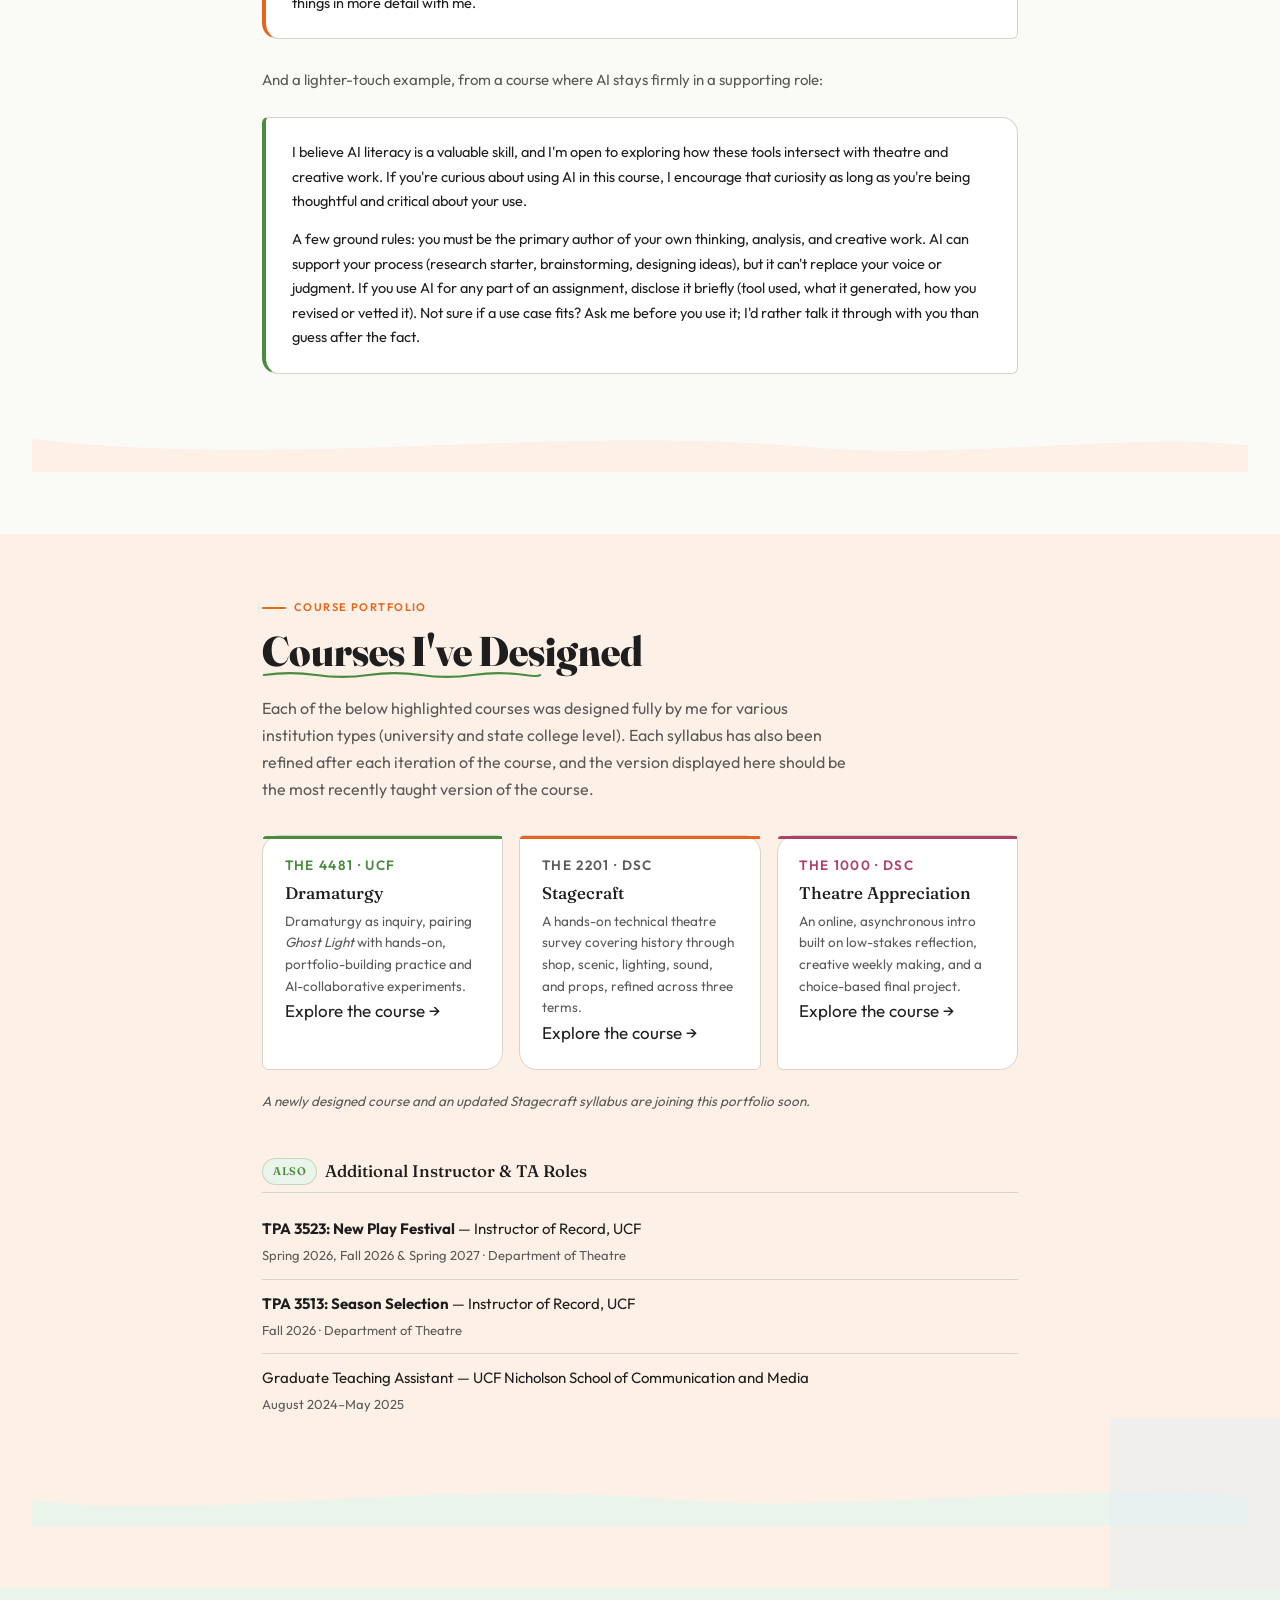
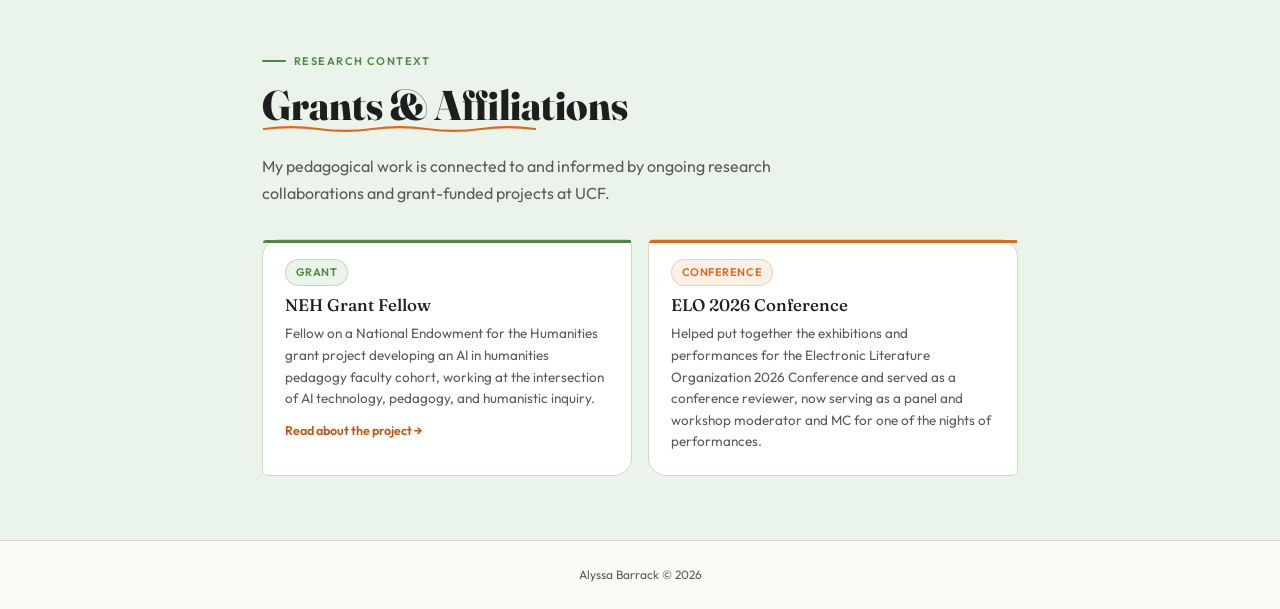
<file: pedagogy.html>
<!DOCTYPE html>
<html lang="en">
<head>
  <meta charset="UTF-8">
  <meta name="viewport" content="width=device-width, initial-scale=1.0">
  <title>Pedagogy — Alyssa Barrack</title>
  <meta name="description" content="Teaching philosophy, courses, and pedagogy by Alyssa Barrack — dramaturgy, digital methods, and accessible technology education.">
  <link rel="preconnect" href="https://fonts.googleapis.com">
  <link rel="preconnect" href="https://fonts.gstatic.com" crossorigin>
  <link href="https://fonts.googleapis.com/css2?family=Fraunces:ital,opsz,wght@0,9..144,300..900;1,9..144,300..900&family=Outfit:wght@300;400;500;600&display=swap" rel="stylesheet">
  <link rel="stylesheet" href="style.css">
</head>
<body>

<!-- NAV -->
<nav class="site-nav" aria-label="Site navigation">
  <a href="index.html" class="nav-name"><span>Alyssa</span> Barrack</a>
  <button class="nav-hamburger" aria-label="Toggle menu">
    <span></span><span></span><span></span>
  </button>
  <ul class="nav-links">
    <li><a href="index.html">Home</a></li>
    <li><a href="projects.html">Projects</a></li>
    <li><a href="research.html">Research &amp; Writing</a></li>
    <li><a href="pedagogy.html" class="active">Pedagogy</a></li>
    <li><a href="cv.html">CV</a></li>
  </ul>
</nav>

<!-- PAGE HEADER -->
<header class="section-block green-bg" style="padding-top:6rem;padding-bottom:2.5rem;overflow:hidden;position:relative;">
  <div class="blob" style="width:300px;height:300px;background:var(--orange-p);opacity:0.6;top:-50px;right:-60px;" aria-hidden="true"></div>
  <div class="blob blob2" style="width:160px;height:160px;background:var(--blue-p);opacity:0.5;bottom:-20px;left:-30px;" aria-hidden="true"></div>
  <div class="container">
    <p class="eyebrow">Teaching</p>
    <div style="position:relative;display:inline-block;margin-bottom:0.5rem;">
      <h1 class="section-heading" style="font-size:clamp(2.2rem,5vw,3.2rem);">Pedagogy</h1>
      <svg style="position:absolute;bottom:-5px;left:0;width:180px;height:12px;overflow:visible" viewBox="0 0 200 12" aria-hidden="true">
        <path d="M2 6 Q20 1 38 6 Q56 11 74 6 Q92 1 110 6 Q128 11 146 6 Q164 1 182 6" stroke="#E8641A" stroke-width="2.5" stroke-linecap="round" fill="none"/>
      </svg>
    </div>
    <p style="font-size:16px;color:var(--muted);max-width:560px;margin-top:1.25rem;line-height:1.7;">I believe in empowering students in their own learning by guiding them toward discoveries and resources and encouraging curiosity in all endeavors.</p>
  </div>
  <svg class="wave" viewBox="0 0 1440 60" fill="none" aria-hidden="true" style="margin-top:2rem;">
    <path d="M0 25 C200 55 500 5 800 28 C1050 48 1280 8 1440 25 L1440 60 L0 60 Z" fill="#FAFAF7"/>
  </svg>
</header>

<!-- PHILOSOPHY -->
<section class="section-block white-bg" aria-labelledby="phil-heading">
  <div class="blob" style="width:250px;height:250px;background:var(--green-p);opacity:0.55;top:20px;right:-40px;" aria-hidden="true"></div>
  <div class="container">
    <p class="eyebrow">Philosophy</p>
    <div style="position:relative;display:inline-block;margin-bottom:1.5rem;">
      <h2 class="section-heading" id="phil-heading">Teaching Philosophy</h2>
      <svg style="position:absolute;bottom:-5px;left:0;width:300px;height:10px;overflow:visible" viewBox="0 0 320 10" aria-hidden="true">
        <path d="M2 5 Q32 1 62 5 Q92 9 122 5 Q152 1 182 5 Q212 9 242 5 Q272 1 302 5" stroke="#4A8C3F" stroke-width="2.2" stroke-linecap="round" fill="none"/>
      </svg>
    </div>

    <span class="pull" style="margin-bottom:2rem;">Knowing how something works is more useful than having it done for you.</span>

    <div style="font-size:16.5px;line-height:1.85;color:var(--text);">
      <p>My courses work toward an active and flipped classroom. Students have theory/ideas in hand when they get to class and arrive ready to use class time for practice, peer work, discussion, and guided discovery. I love including ample hands-on activities with instructor and peer guidance and support. I also encourage critique and critical, respectful disagreement in interpreting ideas. To this end, I also encourage resource sharing, a communal agreement on behaviors and decorum in the room, and lively discussion in class.</p>
      <p style="margin-top:1rem;">A significant thread in my teaching (as well as my scholarship) is digital and media literacy, in particular right now AI literacy. I'm not interested in telling students whether or not they should regularly use AI tools, but I am invested in teaching them how to evaluate new tools, how to understand how they work and what they're doing, and how to make informed, ethics-driven, practical decisions about whether these tools are useful for their individual scholarship and practice. Generative AI and LLMs are here, and it is crucial in my opinion to equip students to encounter these in the modern workplace, whatever that workplace may be.</p>
      <p style="margin-top:1rem;">Finally, I'm an advocate for practice-based learning, especially in theatre and digital media. The best way to understand these fields is to make things, both individually and collaboratively.</p>
    </div>

    <div class="tags" style="margin-top:1.75rem;gap:0.5rem;">
      <span class="tag green">Flipped Classroom</span>
      <span class="tag">AI &amp; Digital Literacy</span>
      <span class="tag pink">Practice-Based Learning</span>
    </div>

    <p class="eyebrow orange" style="margin-top:2.75rem;">Sample AI Policies</p>
    <p style="font-size:15px;color:var(--muted);max-width:600px;margin-top:0.5rem;line-height:1.7;">My AI policy adapts for each course depending on the constraints and needs of the material, context, and student population I'm addressing. Across the board, I aim to encourage literacy and responsibility and avoid negative and prohibitive statements. AI can stay in a supporting role or in more digital-forward courses can become a more significant part of our work, up to being a requirement. Below is some sample language that I use when a course is designed at least in part to teach AI fluency more directly:</p>
    <div class="ai-callout" style="border-left-color:var(--orange);">
      <p><strong>AI use is required for this course.</strong> We'll experiment with and discuss AI tools to build your AI literacy and comfort, and help you feel empowered as a scholar/artist using AI tools in your work. AI can be super helpful for a wide variety of tasks, and unhelpful for others — we'll learn some helpful uses and how to verify and credit appropriately.</p>
      <p>Since this class is built for AI tool experimentation, make sure to tell me what tool you're using and how you used it! I value your curiosity. Show up with questions, ideas, and concerns, and feel free to set up time to discuss things in more detail with me.</p>
    </div>
    <p style="font-size:15px;color:var(--muted);max-width:600px;margin-top:1.75rem;line-height:1.7;">And a lighter-touch example, from a course where AI stays firmly in a supporting role:</p>
    <div class="ai-callout" style="border-left-color:var(--green);">
      <p>I believe AI literacy is a valuable skill, and I'm open to exploring how these tools intersect with theatre and creative work. If you're curious about using AI in this course, I encourage that curiosity as long as you're being thoughtful and critical about your use.</p>
      <p>A few ground rules: you must be the primary author of your own thinking, analysis, and creative work. AI can support your process (research starter, brainstorming, designing ideas), but it can't replace your voice or judgment. If you use AI for any part of an assignment, disclose it briefly (tool used, what it generated, how you revised or vetted it). Not sure if a use case fits? Ask me before you use it; I'd rather talk it through with you than guess after the fact.</p>
    </div>
  </div>

  <svg class="wave" viewBox="0 0 1440 60" fill="none" aria-hidden="true" style="margin-top:3rem;">
    <path d="M0 20 C300 55 600 5 900 28 C1100 48 1300 10 1440 28 L1440 60 L0 60 Z" fill="#FDF0E6"/>
  </svg>
</section>

<!-- COURSES -->
<section class="section-block orange-bg" aria-labelledby="courses-heading">
  <div class="blob" style="width:200px;height:200px;background:var(--blue-p);opacity:0.5;bottom:-30px;right:-30px;" aria-hidden="true"></div>
  <div class="container">
    <p class="eyebrow orange">Course Portfolio</p>
    <div style="position:relative;display:inline-block;margin-bottom:1.25rem;">
      <h2 class="section-heading" id="courses-heading">Courses I've Designed</h2>
      <svg style="position:absolute;bottom:-5px;left:0;width:280px;height:10px;overflow:visible" viewBox="0 0 300 10" aria-hidden="true">
        <path d="M2 5 Q30 1 58 5 Q86 9 114 5 Q142 1 170 5 Q198 9 226 5 Q254 1 282 5 Q296 7 298 5" stroke="#4A8C3F" stroke-width="2.2" stroke-linecap="round" fill="none"/>
      </svg>
    </div>
    <p style="font-size:16px;color:var(--muted);max-width:600px;margin-bottom:2rem;line-height:1.7;">Each of the below highlighted courses was designed fully by me for various institution types (university and state college level). Each syllabus has also been refined after each iteration of the course, and the version displayed here should be the most recently taught version of the course.</p>

    <div class="card-grid cols-3">
      <a href="course-dramaturgy.html" class="card" style="text-decoration:none;color:inherit;">
        <div class="card-accent green"></div>
        <p class="showcase-eyebrow" style="color:var(--green);">THE 4481 · UCF</p>
        <h3>Dramaturgy</h3>
        <p>Dramaturgy as inquiry, pairing <em>Ghost Light</em> with hands-on, portfolio-building practice and AI-collaborative experiments.</p>
        <span class="card-link">Explore the course &rarr;</span>
      </a>
      <a href="course-stagecraft.html" class="card" style="text-decoration:none;color:inherit;">
        <div class="card-accent"></div>
        <p class="showcase-eyebrow">THE 2201 · DSC</p>
        <h3>Stagecraft</h3>
        <p>A hands-on technical theatre survey covering history through shop, scenic, lighting, sound, and props, refined across three terms.</p>
        <span class="card-link">Explore the course &rarr;</span>
      </a>
      <a href="course-theatre-appreciation.html" class="card" style="text-decoration:none;color:inherit;">
        <div class="card-accent pink"></div>
        <p class="showcase-eyebrow" style="color:#b0406a;">THE 1000 · DSC</p>
        <h3>Theatre Appreciation</h3>
        <p>An online, asynchronous intro built on low-stakes reflection, creative weekly making, and a choice-based final project.</p>
        <span class="card-link">Explore the course &rarr;</span>
      </a>
    </div>
    <p style="font-size:13.5px;color:var(--muted);margin-top:1.25rem;font-style:italic;">A newly designed course and an updated Stagecraft syllabus are joining this portfolio soon.</p>

    <div class="pub-group" style="margin-top:2.75rem;">
      <h3 class="pub-group-title"><span class="tag green">Also</span> Additional Instructor &amp; TA Roles</h3>
      <div class="pub-item">
        <strong>TPA 3523: New Play Festival</strong> — Instructor of Record, UCF
        <div class="pub-meta">Spring 2026, Fall 2026 &amp; Spring 2027 · Department of Theatre</div>
      </div>
      <div class="pub-item">
        <strong>TPA 3513: Season Selection</strong> — Instructor of Record, UCF
        <div class="pub-meta">Fall 2026 · Department of Theatre</div>
      </div>
      <div class="pub-item">
        Graduate Teaching Assistant — UCF Nicholson School of Communication and Media
        <div class="pub-meta">August 2024–May 2025</div>
      </div>
    </div>
  </div>

  <svg class="wave" viewBox="0 0 1440 60" fill="none" aria-hidden="true" style="margin-top:3rem;">
    <path d="M0 30 C200 55 450 5 750 28 C950 48 1200 8 1440 25 L1440 60 L0 60 Z" fill="#EBF4EA"/>
  </svg>
</section>

<!-- NEH & RESEARCH CONTEXT -->
<section class="section-block green-bg" aria-labelledby="grants-heading">
  <div class="container">
    <p class="eyebrow">Research Context</p>
    <div style="position:relative;display:inline-block;margin-bottom:1.5rem;">
      <h2 class="section-heading" id="grants-heading">Grants &amp; Affiliations</h2>
      <svg style="position:absolute;bottom:-5px;left:0;width:290px;height:10px;overflow:visible" viewBox="0 0 310 10" aria-hidden="true">
        <path d="M2 5 Q31 1 60 5 Q89 9 118 5 Q147 1 176 5 Q205 9 234 5 Q263 1 292 5" stroke="#E8641A" stroke-width="2.2" stroke-linecap="round" fill="none"/>
      </svg>
    </div>
    <p style="font-size:16px;color:var(--muted);max-width:600px;margin-bottom:2rem;line-height:1.7;">My pedagogical work is connected to and informed by ongoing research collaborations and grant-funded projects at UCF.</p>

    <div class="card-grid cols-2">
      <div class="card" style="opacity:1;transform:none;background:var(--surface);">
        <div class="card-accent green"></div>
        <div class="tags"><span class="tag green">Grant</span></div>
        <h3>NEH Grant Fellow</h3>
        <p>Fellow on a National Endowment for the Humanities grant project developing an AI in humanities pedagogy faculty cohort, working at the intersection of AI technology, pedagogy, and humanistic inquiry.</p>
        <a href="https://www.ucf.edu/news/ucf-selected-for-national-endowment-for-the-humanities-project-on-ai-in-education/" class="card-link" target="_blank" rel="noopener">Read about the project &rarr;</a>
      </div>
      <div class="card" style="opacity:1;transform:none;background:var(--surface);">
        <div class="card-accent"></div>
        <div class="tags"><span class="tag">Conference</span></div>
        <h3>ELO 2026 Conference</h3>
        <p>Helped put together the exhibitions and performances for the Electronic Literature Organization 2026 Conference and served as a conference reviewer, now serving as a panel and workshop moderator and MC for one of the nights of performances.</p>
      </div>
    </div>
  </div>
</section>

<footer>
  <p>Alyssa Barrack &copy; 2026</p>
</footer>

<button id="top-btn" aria-label="Back to top">
  <svg width="18" height="18" viewBox="0 0 18 18" fill="none" aria-hidden="true">
    <path d="M9 14V4M4 9l5-5 5 5" stroke="#fff" stroke-width="2.2" stroke-linecap="round" stroke-linejoin="round"/>
  </svg>
</button>

<script src="shared.js"></script>
</body>
</html>
</file>
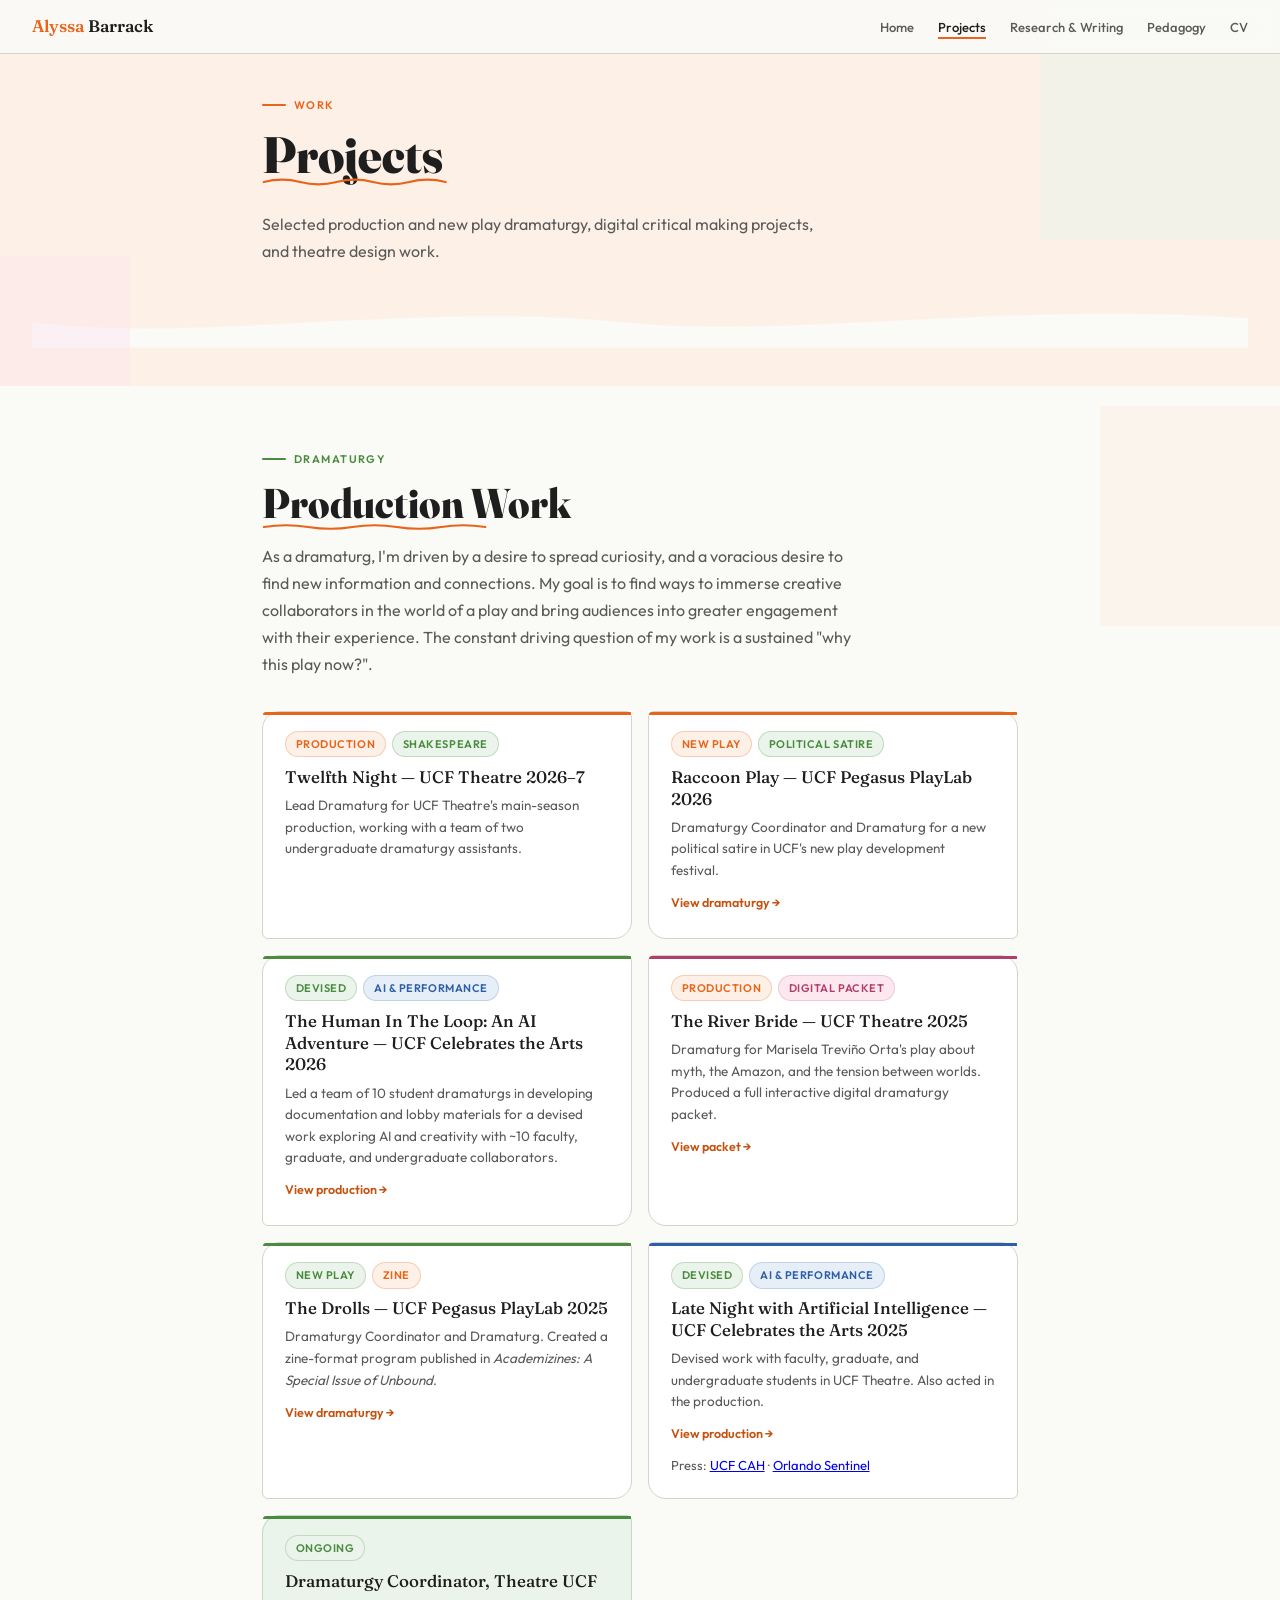
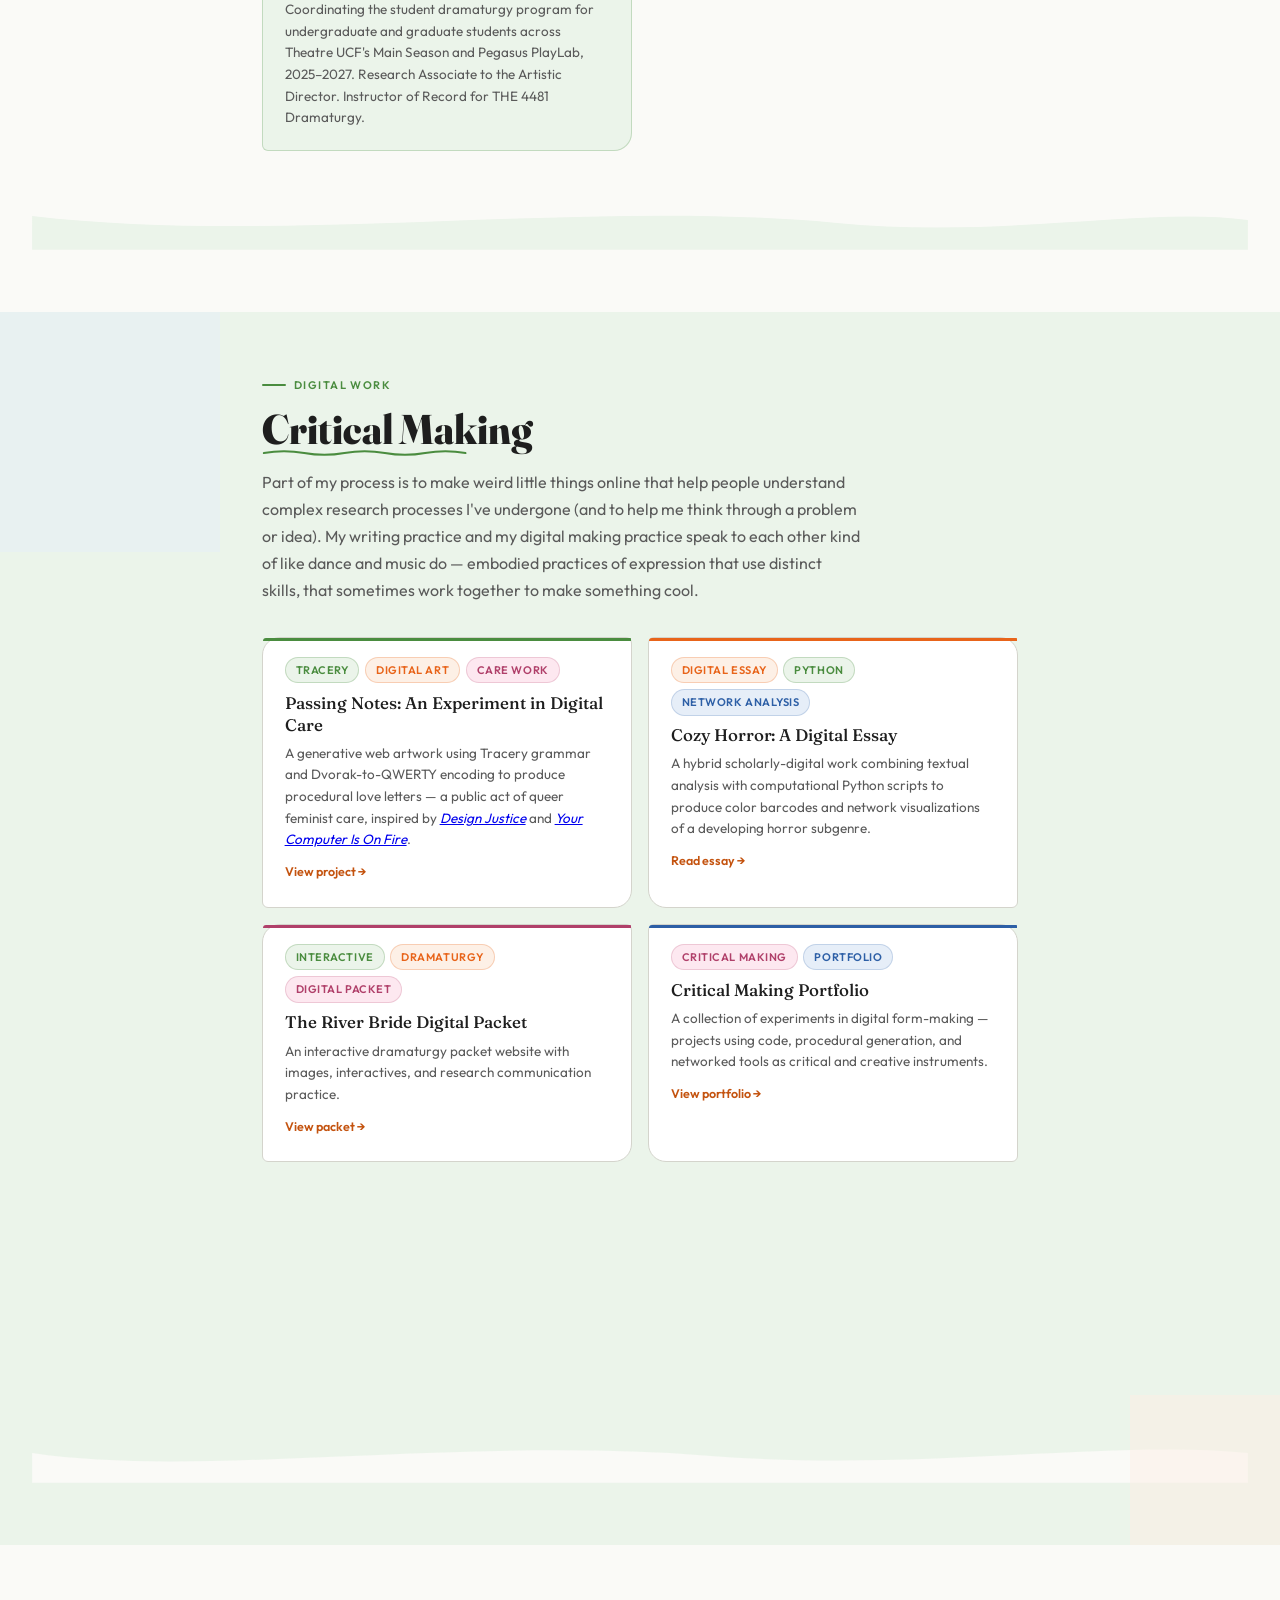
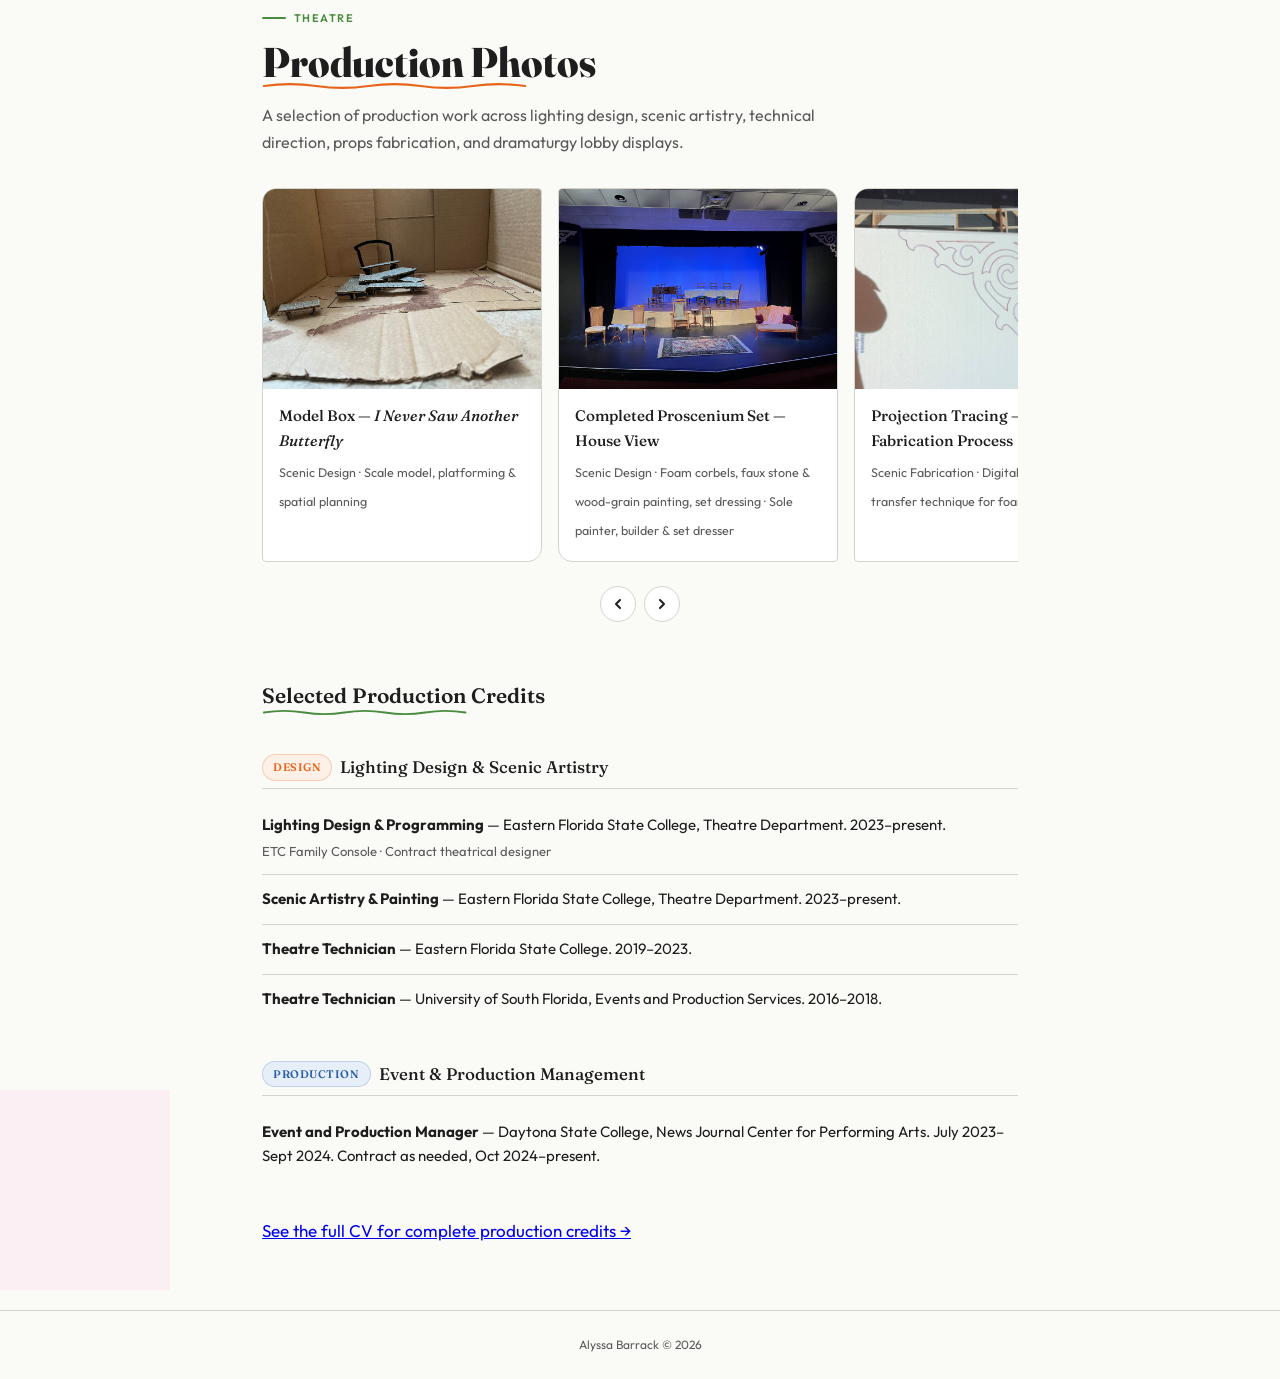
<file: projects.html>
<!DOCTYPE html>
<html lang="en">
<head>
  <meta charset="UTF-8">
  <meta name="viewport" content="width=device-width, initial-scale=1.0">
  <title>Projects — Alyssa Barrack</title>
  <meta name="description" content="Dramaturgy work, digital projects, and theatre production credits by Alyssa Barrack.">
  <link rel="preconnect" href="https://fonts.googleapis.com">
  <link rel="preconnect" href="https://fonts.gstatic.com" crossorigin>
  <link href="https://fonts.googleapis.com/css2?family=Fraunces:ital,opsz,wght@0,9..144,300..900;1,9..144,300..900&family=Outfit:wght@300;400;500;600&display=swap" rel="stylesheet">
  <link rel="stylesheet" href="style.css">
</head>
<body>

<!-- NAV -->
<nav class="site-nav" aria-label="Site navigation">
  <a href="index.html" class="nav-name"><span>Alyssa</span> Barrack</a>
  <button class="nav-hamburger" aria-label="Toggle menu">
    <span></span><span></span><span></span>
  </button>
  <ul class="nav-links">
    <li><a href="index.html">Home</a></li>
    <li><a href="projects.html" class="active">Projects</a></li>
    <li><a href="research.html">Research &amp; Writing</a></li>
    <li><a href="pedagogy.html">Pedagogy</a></li>
    <li><a href="cv.html">CV</a></li>
  </ul>
</nav>

<!-- PAGE HEADER -->
<header class="section-block orange-bg" style="padding-top:6rem;padding-bottom:2.5rem;overflow:hidden;position:relative;">
  <div class="blob" style="width:300px;height:300px;background:var(--green-p);opacity:0.6;top:-60px;right:-60px;" aria-hidden="true"></div>
  <div class="blob blob2" style="width:160px;height:160px;background:var(--pink-p);opacity:0.5;bottom:-30px;left:-30px;" aria-hidden="true"></div>
  <div class="container">
    <p class="eyebrow orange">Work</p>
    <div style="position:relative;display:inline-block;margin-bottom:0.5rem;">
      <h1 class="section-heading" style="font-size:clamp(2.2rem,5vw,3.2rem);">Projects</h1>
      <svg style="position:absolute;bottom:-5px;left:0;width:200px;height:12px;overflow:visible" viewBox="0 0 220 12" aria-hidden="true">
        <path d="M2 6 Q22 1 42 6 Q62 11 82 6 Q102 1 122 6 Q142 11 162 6 Q182 1 202 6" stroke="#E8641A" stroke-width="2.5" stroke-linecap="round" fill="none"/>
      </svg>
    </div>
    <p style="font-size:16px;color:var(--muted);max-width:560px;margin-top:1.25rem;line-height:1.7;">Selected production and new play dramaturgy, digital critical making projects, and theatre design work.</p>
  </div>
  <svg class="wave" viewBox="0 0 1440 60" fill="none" aria-hidden="true" style="margin-top:2rem;">
    <path d="M0 30 C200 55 450 5 700 30 C900 50 1150 5 1440 25 L1440 60 L0 60 Z" fill="#FAFAF7"/>
  </svg>
</header>

<!-- DRAMATURGY -->
<section class="section-block white-bg" aria-labelledby="dram-heading">
  <div class="blob" style="width:220px;height:220px;background:var(--orange-p);opacity:0.55;top:20px;right:-40px;" aria-hidden="true"></div>
  <div class="container">
    <p class="eyebrow">Dramaturgy</p>
    <div style="position:relative;display:inline-block;margin-bottom:1rem;">
      <h2 class="section-heading" id="dram-heading">Production Work</h2>
      <svg style="position:absolute;bottom:-5px;left:0;width:240px;height:10px;overflow:visible" viewBox="0 0 260 10" aria-hidden="true">
        <path d="M2 5 Q26 1 50 5 Q74 9 98 5 Q122 1 146 5 Q170 9 194 5 Q218 1 242 5" stroke="#E8641A" stroke-width="2.2" stroke-linecap="round" fill="none"/>
      </svg>
    </div>
    <p style="font-size:16px;color:var(--muted);max-width:600px;margin-bottom:2rem;line-height:1.7;">As a dramaturg, I'm driven by a desire to spread curiosity, and a voracious desire to find new information and connections. My goal is to find ways to immerse creative collaborators in the world of a play and bring audiences into greater engagement with their experience. The constant driving question of my work is a sustained "why this play now?".</p>

    <div class="card-grid cols-2">
      <div class="card">
        <div class="card-accent"></div>
        <div class="tags"><span class="tag">Production</span><span class="tag green">Shakespeare</span></div>
        <h3>Twelfth Night — UCF Theatre 2026–7</h3>
        <p>Lead Dramaturg for UCF Theatre's main-season production, working with a team of two undergraduate dramaturgy assistants.</p>
      </div>
      <div class="card">
        <div class="card-accent"></div>
        <div class="tags"><span class="tag">New Play</span><span class="tag green">Political Satire</span></div>
        <h3>Raccoon Play — UCF Pegasus PlayLab 2026</h3>
        <p>Dramaturgy Coordinator and Dramaturg for a new political satire in UCF's new play development festival.</p>
        <a href="https://alyssalb.github.io/RaccoonPlayDramaturgy/" class="card-link" target="_blank" rel="noopener">View dramaturgy &rarr;</a>
      </div>
      <div class="card">
        <div class="card-accent green"></div>
        <div class="tags"><span class="tag green">Devised</span><span class="tag blue">AI &amp; Performance</span></div>
        <h3>The Human In The Loop: An AI Adventure — UCF Celebrates the Arts 2026</h3>
        <p>Led a team of 10 student dramaturgs in developing documentation and lobby materials for a devised work exploring AI and creativity with ~10 faculty, graduate, and undergraduate collaborators.</p>
        <a href="https://cah.ucf.edu/events/detail/the-human-in-the-loop/" class="card-link" target="_blank" rel="noopener">View production &rarr;</a>
      </div>
      <div class="card">
        <div class="card-accent pink"></div>
        <div class="tags"><span class="tag">Production</span><span class="tag pink">Digital Packet</span></div>
        <h3>The River Bride — UCF Theatre 2025</h3>
        <p>Dramaturg for Marisela Treviño Orta's play about myth, the Amazon, and the tension between worlds. Produced a full interactive digital dramaturgy packet.</p>
        <a href="https://alyssalb.github.io/TheRiverBrideDram/" class="card-link" target="_blank" rel="noopener">View packet &rarr;</a>
      </div>
      <div class="card">
        <div class="card-accent green"></div>
        <div class="tags"><span class="tag green">New Play</span><span class="tag">Zine</span></div>
        <h3>The Drolls — UCF Pegasus PlayLab 2025</h3>
        <p>Dramaturgy Coordinator and Dramaturg. Created a zine-format program published in <em>Academizines: A Special Issue of Unbound</em>.</p>
        <a href="https://alyssalb.github.io/TheDrollsDramaturgyUCF/" class="card-link" target="_blank" rel="noopener">View dramaturgy &rarr;</a>
      </div>
      <div class="card">
        <div class="card-accent blue"></div>
        <div class="tags"><span class="tag green">Devised</span><span class="tag blue">AI &amp; Performance</span></div>
        <h3>Late Night with Artificial Intelligence — UCF Celebrates the Arts 2025</h3>
        <p>Devised work with faculty, graduate, and undergraduate students in UCF Theatre. Also acted in the production.</p>
        <a href="https://cah.ucf.edu/events/detail/ai-cabaret/" class="card-link" target="_blank" rel="noopener">View production &rarr;</a>
        <p style="font-size:13px;margin-top:0.5rem;color:var(--muted);">Press: <a href="https://cah.ucf.edu/news/at-orlando-festival-artificial-intelligence-takes-the-stage-can-it-entertain-you/" target="_blank" rel="noopener">UCF CAH</a> &middot; <a href="https://www.orlandosentinel.com/2025/04/02/ucf-celebrates-arts-artificial-intelligence/" target="_blank" rel="noopener">Orlando Sentinel</a></p>
      </div>
      <div class="card" style="background:var(--green-p);border-color:rgba(74,140,63,0.25);">
        <div class="card-accent green"></div>
        <div class="tags"><span class="tag green">Ongoing</span></div>
        <h3>Dramaturgy Coordinator, Theatre UCF</h3>
        <p>Coordinating the student dramaturgy program for undergraduate and graduate students across Theatre UCF's Main Season and Pegasus PlayLab, 2025–2027. Research Associate to the Artistic Director. Instructor of Record for THE 4481 Dramaturgy.</p>
      </div>
    </div>
  </div>

  <svg class="wave" viewBox="0 0 1440 60" fill="none" aria-hidden="true" style="margin-top:3rem;">
    <path d="M0 20 C300 55 650 0 950 28 C1150 48 1320 8 1440 25 L1440 60 L0 60 Z" fill="#EBF4EA"/>
  </svg>
</section>

<!-- DIGITAL PROJECTS -->
<section class="section-block green-bg" aria-labelledby="digital-heading">
  <div class="blob" style="width:280px;height:280px;background:var(--blue-p);opacity:0.55;top:-40px;left:-60px;" aria-hidden="true"></div>
  <div class="blob blob2" style="width:180px;height:180px;background:var(--orange-p);opacity:0.5;bottom:-30px;right:-30px;" aria-hidden="true"></div>
  <div class="container">
    <p class="eyebrow">Digital Work</p>
    <div style="position:relative;display:inline-block;margin-bottom:1rem;">
      <h2 class="section-heading" id="digital-heading">Critical Making</h2>
      <svg style="position:absolute;bottom:-5px;left:0;width:220px;height:10px;overflow:visible" viewBox="0 0 240 10" aria-hidden="true">
        <path d="M2 5 Q24 1 46 5 Q68 9 90 5 Q112 1 134 5 Q156 9 178 5 Q200 1 222 5" stroke="#4A8C3F" stroke-width="2.2" stroke-linecap="round" fill="none"/>
      </svg>
    </div>
    <p style="font-size:16px;color:var(--muted);max-width:600px;margin-bottom:2rem;line-height:1.7;">Part of my process is to make weird little things online that help people understand complex research processes I've undergone (and to help me think through a problem or idea). My writing practice and my digital making practice speak to each other kind of like dance and music do — embodied practices of expression that use distinct skills, that sometimes work together to make something cool.</p>

    <div class="card-grid cols-2">
      <div class="card">
        <div class="card-accent green"></div>
        <div class="tags"><span class="tag green">Tracery</span><span class="tag">Digital Art</span><span class="tag pink">Care Work</span></div>
        <h3>Passing Notes: An Experiment in Digital Care</h3>
        <p>A generative web artwork using Tracery grammar and Dvorak-to-QWERTY encoding to produce procedural love letters — a public act of queer feminist care, inspired by <a href="https://mitpress.mit.edu/9780262043458/design-justice/" target="_blank" rel="noopener"><em>Design Justice</em></a> and <a href="https://mitpress.mit.edu/9780262539739/your-computer-is-on-fire/" target="_blank" rel="noopener"><em>Your Computer Is On Fire</em></a>.</p>
        <a href="https://alyssalb.github.io/QwertyNotes/" class="card-link" target="_blank" rel="noopener">View project &rarr;</a>
      </div>
      <div class="card">
        <div class="card-accent"></div>
        <div class="tags"><span class="tag">Digital Essay</span><span class="tag green">Python</span><span class="tag blue">Network Analysis</span></div>
        <h3>Cozy Horror: A Digital Essay</h3>
        <p>A hybrid scholarly-digital work combining textual analysis with computational Python scripts to produce color barcodes and network visualizations of a developing horror subgenre.</p>
        <a href="https://alyssalb.github.io/CozyHorrorDigitalEssay/" class="card-link" target="_blank" rel="noopener">Read essay &rarr;</a>
      </div>
      <div class="card">
        <div class="card-accent pink"></div>
        <div class="tags"><span class="tag green">Interactive</span><span class="tag">Dramaturgy</span><span class="tag pink">Digital Packet</span></div>
        <h3>The River Bride Digital Packet</h3>
        <p>An interactive dramaturgy packet website with images, interactives, and research communication practice.</p>
        <a href="https://alyssalb.github.io/TheRiverBrideDram/" class="card-link" target="_blank" rel="noopener">View packet &rarr;</a>
      </div>
      <div class="card">
        <div class="card-accent blue"></div>
        <div class="tags"><span class="tag pink">Critical Making</span><span class="tag blue">Portfolio</span></div>
        <h3>Critical Making Portfolio</h3>
        <p>A collection of experiments in digital form-making — projects using code, procedural generation, and networked tools as critical and creative instruments.</p>
        <a href="https://alyssalb.github.io/CriticalMakingPortfolioBarrack/" class="card-link" target="_blank" rel="noopener">View portfolio &rarr;</a>
      </div>
      <div class="card" style="grid-column:span 2;">
        <div class="card-accent green"></div>
        <div class="tags"><span class="tag blue">Twine</span><span class="tag">Interactive</span><span class="tag green">Experiment</span></div>
        <h3>About Me Game: A Non-Linear Self-Introduction</h3>
        <p>An experiment in non-linear self-presentation built in Twine — a choose-your-own-path exploration of research interests, theatrical philosophies, skills, and the occasional digression. What does it mean to introduce yourself on the internet when you have too many interests to list?</p>
        <a href="https://alyssalb.github.io/AboutMeGame/" class="card-link" target="_blank" rel="noopener">Play it &rarr;</a>
      </div>
    </div>
  </div>

  <svg class="wave" viewBox="0 0 1440 60" fill="none" aria-hidden="true" style="margin-top:3rem;">
    <path d="M0 25 C200 55 500 5 800 28 C1050 48 1280 8 1440 25 L1440 60 L0 60 Z" fill="#FAFAF7"/>
  </svg>
</section>

<!-- THEATRE GALLERY -->
<section class="section-block white-bg" aria-labelledby="theatre-heading">
  <div class="blob" style="width:200px;height:200px;background:var(--pink-p);opacity:0.55;bottom:20px;left:-30px;" aria-hidden="true"></div>
  <div class="container">
    <p class="eyebrow">Theatre</p>
    <div style="position:relative;display:inline-block;margin-bottom:1rem;">
      <h2 class="section-heading" id="theatre-heading">Production Photos</h2>
      <svg style="position:absolute;bottom:-5px;left:0;width:280px;height:10px;overflow:visible" viewBox="0 0 300 10" aria-hidden="true">
        <path d="M2 5 Q30 1 58 5 Q86 9 114 5 Q142 1 170 5 Q198 9 226 5 Q254 1 282 5" stroke="#E8641A" stroke-width="2.2" stroke-linecap="round" fill="none"/>
      </svg>
    </div>
    <p style="font-size:16px;color:var(--muted);max-width:600px;margin-bottom:2rem;line-height:1.7;">A selection of production work across lighting design, scenic artistry, technical direction, props fabrication, and dramaturgy lobby displays.</p>

    <!-- CAROUSEL -->
    <div class="carousel-wrap">
      <div class="carousel" role="region" aria-label="Production photo gallery">

        <div class="carousel-slide">
          <img src="images/scenic-design_model-box_butterfly.jpg" alt="A handmade cardboard model box for I Never Saw Another Butterfly. Miniature platform units with sparkle-textured surfaces are arranged inside a three-walled cardboard theatre space, with a tiny chair and ground plan sketched on the floor." class="carousel-img" loading="lazy" onerror="this.style.background='var(--green-p)';this.removeAttribute('src')">
          <div class="carousel-caption">
            <strong>Model Box — <em>I Never Saw Another Butterfly</em></strong>
            <span>Scenic Design · Scale model, platforming & spatial planning</span>
          </div>
        </div>

        <div class="carousel-slide">
          <img src="images/set_arched-window_finished-house-view.jpeg" alt="The completed set for a proscenium production photographed from the house under blue lighting. The faux wood-grain painted thrust platform is visible, foam corbel brackets mounted on the proscenium walls, and period furniture arranged across stage and apron." class="carousel-img" loading="lazy" onerror="this.style.background='var(--blue-p)';this.removeAttribute('src')">
          <div class="carousel-caption">
            <strong>Completed Proscenium Set — House View</strong>
            <span>Scenic Design · Foam corbels, faux stone & wood-grain painting, set dressing · Sole painter, builder & set dresser</span>
          </div>
        </div>

        <div class="carousel-slide">
          <img src="images/bracket_projection-trace_process.JPG" alt="A projector casting a decorative Victorian scrollwork bracket design onto a large sheet of foam board propped on a folding table. This is the projection tracing technique used to transfer the design before cutting." class="carousel-img" loading="lazy" onerror="this.style.background='var(--orange-p)';this.removeAttribute('src')">
          <div class="carousel-caption">
            <strong>Projection Tracing — Bracket Fabrication Process</strong>
            <span>Scenic Fabrication · Digital-to-physical transfer technique for foam cutting</span>
          </div>
        </div>

        <div class="carousel-slide">
          <img src="images/tempest_tree-trunk_texture-detail.jpg" alt="Close-up of the completed Tempest tree trunk columns under purple/pink stage lighting. The paper-and-glue texture is deeply dimensional, with painted shadows, highlights, and bark detail. Large fabricated tropical leaves visible upper left." class="carousel-img" loading="lazy" onerror="this.style.background='var(--pink-p)';this.removeAttribute('src')">
          <div class="carousel-caption">
            <strong>Banyan Tree Columns — <em>The Tempest</em>, EFSC</strong>
            <span>Scenic Painting & Fabrication · Paper-and-glue armature, hand-painted bark detail · Textured & painted solo</span>
          </div>
        </div>

        <div class="carousel-slide">
          <img src="images/tempest_set_panoramic-finished.jpeg" alt="Wide panoramic shot of the completed Tempest set under warm amber lighting, full proscenium view with red house curtain. Camouflage netting border, textured trunk columns, and layered greenery across multiple platform levels." class="carousel-img" loading="lazy" onerror="this.style.background='var(--green-p)';this.removeAttribute('src')">
          <div class="carousel-caption">
            <strong>Full Set — <em>The Tempest</em>, EFSC</strong>
            <span>Scenic Design & Painting · Platforming, tree columns, camouflage netting canopy, tropical greenery · Assistant scenic designer, builder & painter</span>
          </div>
        </div>

        <div class="carousel-slide">
          <img src="images/stage-floor_faux-grain_detail.JPG" alt="An extreme close-up of the faux wood-grain painted stage floor, showing the painted plank lines, brushstroke grain texture, and subtle color variation in warm ochres and browns across plywood sheet seams." class="carousel-img" loading="lazy" onerror="this.style.background='var(--orange-p)';this.removeAttribute('src')">
          <div class="carousel-caption">
            <strong>Faux Hardwood Stage Floor — Detail</strong>
            <span>Scenic Painting · Layered latex brushwork grain on plywood decking</span>
          </div>
        </div>

        <div class="carousel-slide">
          <img src="images/door-unit_crackle-finish_finished.jpeg" alt="A freestanding six-panel door unit on casters with a white foam-textured surround frame. The door is painted deep red-orange with a visible crackle texture across the surface, photographed full-length in the black-box space against a blue cyclorama." class="carousel-img" loading="lazy" onerror="this.style.background='var(--blue-p)';this.removeAttribute('src')">
          <div class="carousel-caption">
            <strong>Door Unit with Crackle Finish</strong>
            <span>Scenic Fabrication & Painting · Freestanding on casters, glue-and-paint crackle technique · Built & painted solo</span>
          </div>
        </div>

        <div class="carousel-slide">
          <img src="images/dramaturgy_song-for-coretta_lobby-display.jpeg" alt="Lobby of EFSC theatre with a row of standing display boards for A Song for Coretta. Panels include a program/cast list and individual research panels on figures including Zora Neale Hurston, Rosa Parks, and Fannie Lou Hamer. Clean graphic design with black, red, and purple color scheme." class="carousel-img" loading="lazy" onerror="this.style.background='var(--pink-p)';this.removeAttribute('src')">
          <div class="carousel-caption">
            <strong>Lobby Display — <em>A Song for Coretta</em>, EFSC, 2021</strong>
            <span>Dramaturgy · Original research panels on Hurston, Parks, Hamer & others · Designed & researched solo</span>
          </div>
        </div>

        <div class="carousel-slide">
          <img src="images/prop-tree_paper-wrap_finished.jpeg" alt="A handmade prop tree approximately five to six feet tall, constructed from wire or rebar armature wrapped in kraft paper to simulate bark texture and branches. It stands on a small wooden base on a drop cloth against a brick exterior wall." class="carousel-img" loading="lazy" onerror="this.style.background='var(--green-p)';this.removeAttribute('src')">
          <div class="carousel-caption">
            <strong>Prop Tree — ~6ft, Wire Armature & Kraft Paper</strong>
            <span>Props Fabrication & Painting · Built with a team; all paint layers applied solo</span>
          </div>
        </div>

        <div class="carousel-slide">
          <img src="images/props_cookies_painted-wood.jpeg" alt="Six round wooden prop cookies painted brown with black chocolate chip spots, arranged on a real baking sheet. A hand with blue nail polish holds the tray." class="carousel-img" loading="lazy" onerror="this.style.background='var(--orange-p)';this.removeAttribute('src')">
          <div class="carousel-caption">
            <strong>Prop Chocolate Chip Cookies — Painted Wood</strong>
            <span>Props Fabrication · Hand-cut and acrylic-painted wooden props</span>
          </div>
        </div>

      </div><!-- /.carousel -->

      <div class="carousel-nav" aria-label="Gallery navigation">
        <button class="carousel-btn carousel-prev" aria-label="Previous photo">
          <svg width="16" height="16" viewBox="0 0 16 16" fill="none" aria-hidden="true">
            <path d="M10 12L6 8l4-4" stroke="currentColor" stroke-width="2" stroke-linecap="round" stroke-linejoin="round"/>
          </svg>
        </button>
        <button class="carousel-btn carousel-next" aria-label="Next photo">
          <svg width="16" height="16" viewBox="0 0 16 16" fill="none" aria-hidden="true">
            <path d="M6 4l4 4-4 4" stroke="currentColor" stroke-width="2" stroke-linecap="round" stroke-linejoin="round"/>
          </svg>
        </button>
      </div>
    </div><!-- /.carousel-wrap -->

    <!-- To add more slides: copy a .carousel-slide block, paste inside .carousel,
    update src (images/filename.jpg), alt text, title, and caption.
    Recommended image size: 560×400px or larger — will crop to fill 280×200px. -->

    <!-- THEATRE CREDITS -->
    <div style="margin-top:3.5rem;">
      <div style="position:relative;display:inline-block;margin-bottom:1.25rem;">
        <h3 style="font-family:'Fraunces',serif;font-variation-settings:'opsz' 9;font-weight:600;font-size:1.3rem;">Selected Production Credits</h3>
        <svg style="position:absolute;bottom:-4px;left:0;width:220px;height:9px;overflow:visible" viewBox="0 0 240 9" aria-hidden="true">
          <path d="M2 4.5 Q24 1 46 4.5 Q68 8 90 4.5 Q112 1 134 4.5 Q156 8 178 4.5 Q200 1 222 4.5" stroke="#4A8C3F" stroke-width="2" stroke-linecap="round" fill="none"/>
        </svg>
      </div>

      <div class="pub-group" style="margin-top:1.25rem;">
        <h4 class="pub-group-title"><span class="tag">Design</span> Lighting Design &amp; Scenic Artistry</h4>
        <div class="pub-item"><strong>Lighting Design &amp; Programming</strong> — Eastern Florida State College, Theatre Department. 2023–present. <div class="pub-meta">ETC Family Console · Contract theatrical designer</div></div>
        <div class="pub-item"><strong>Scenic Artistry &amp; Painting</strong> — Eastern Florida State College, Theatre Department. 2023–present.</div>
        <div class="pub-item"><strong>Theatre Technician</strong> — Eastern Florida State College. 2019–2023.</div>
        <div class="pub-item"><strong>Theatre Technician</strong> — University of South Florida, Events and Production Services. 2016–2018.</div>
      </div>

      <div class="pub-group">
        <h4 class="pub-group-title"><span class="tag blue">Production</span> Event &amp; Production Management</h4>
        <div class="pub-item"><strong>Event and Production Manager</strong> — Daytona State College, News Journal Center for Performing Arts. July 2023–Sept 2024. Contract as needed, Oct 2024–present.</div>
      </div>

      <p style="margin-top:1.5rem;"><a href="cv.html" class="card-link">See the full CV for complete production credits &rarr;</a></p>
    </div>

  </div>
</section>

<footer>
  <p>Alyssa Barrack &copy; 2026</p>
</footer>

<button id="top-btn" aria-label="Back to top">
  <svg width="18" height="18" viewBox="0 0 18 18" fill="none" aria-hidden="true">
    <path d="M9 14V4M4 9l5-5 5 5" stroke="#fff" stroke-width="2.2" stroke-linecap="round" stroke-linejoin="round"/>
  </svg>
</button>

<script src="shared.js"></script>
</body>
</html>
</file>
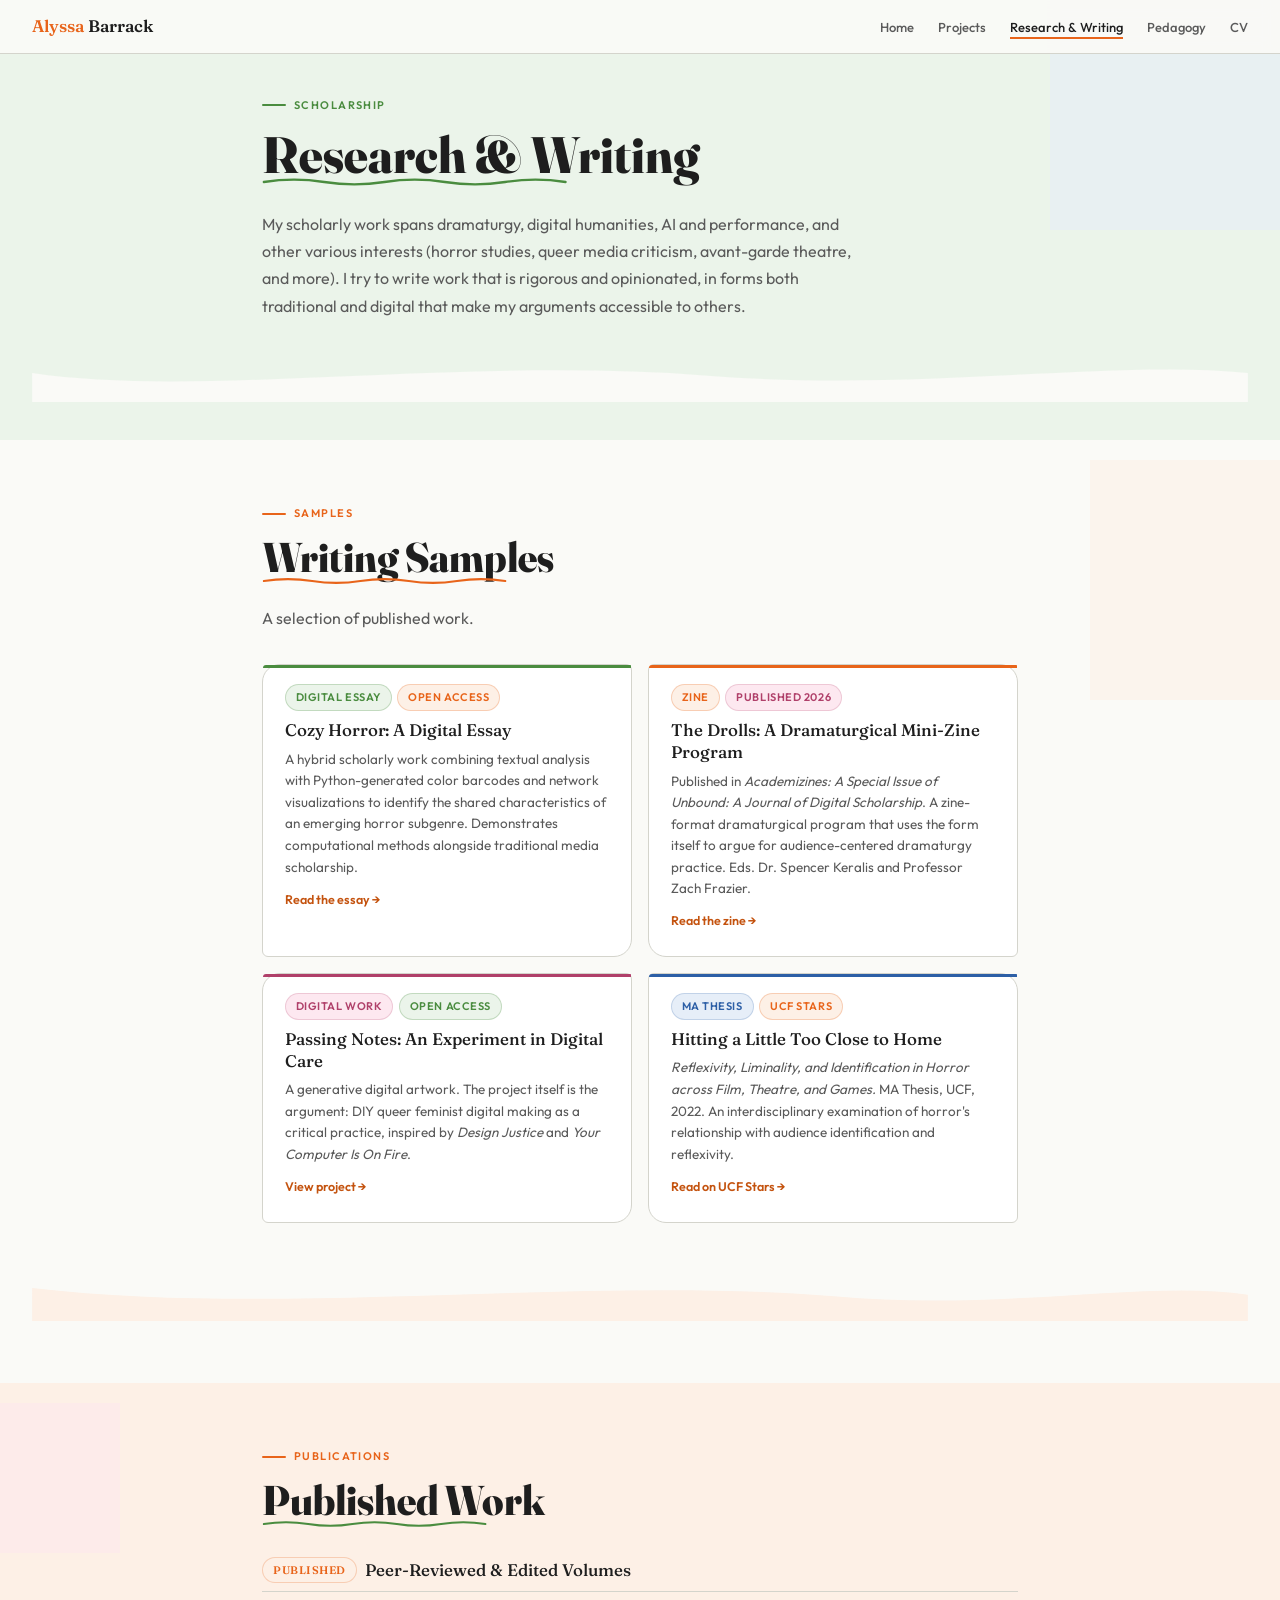
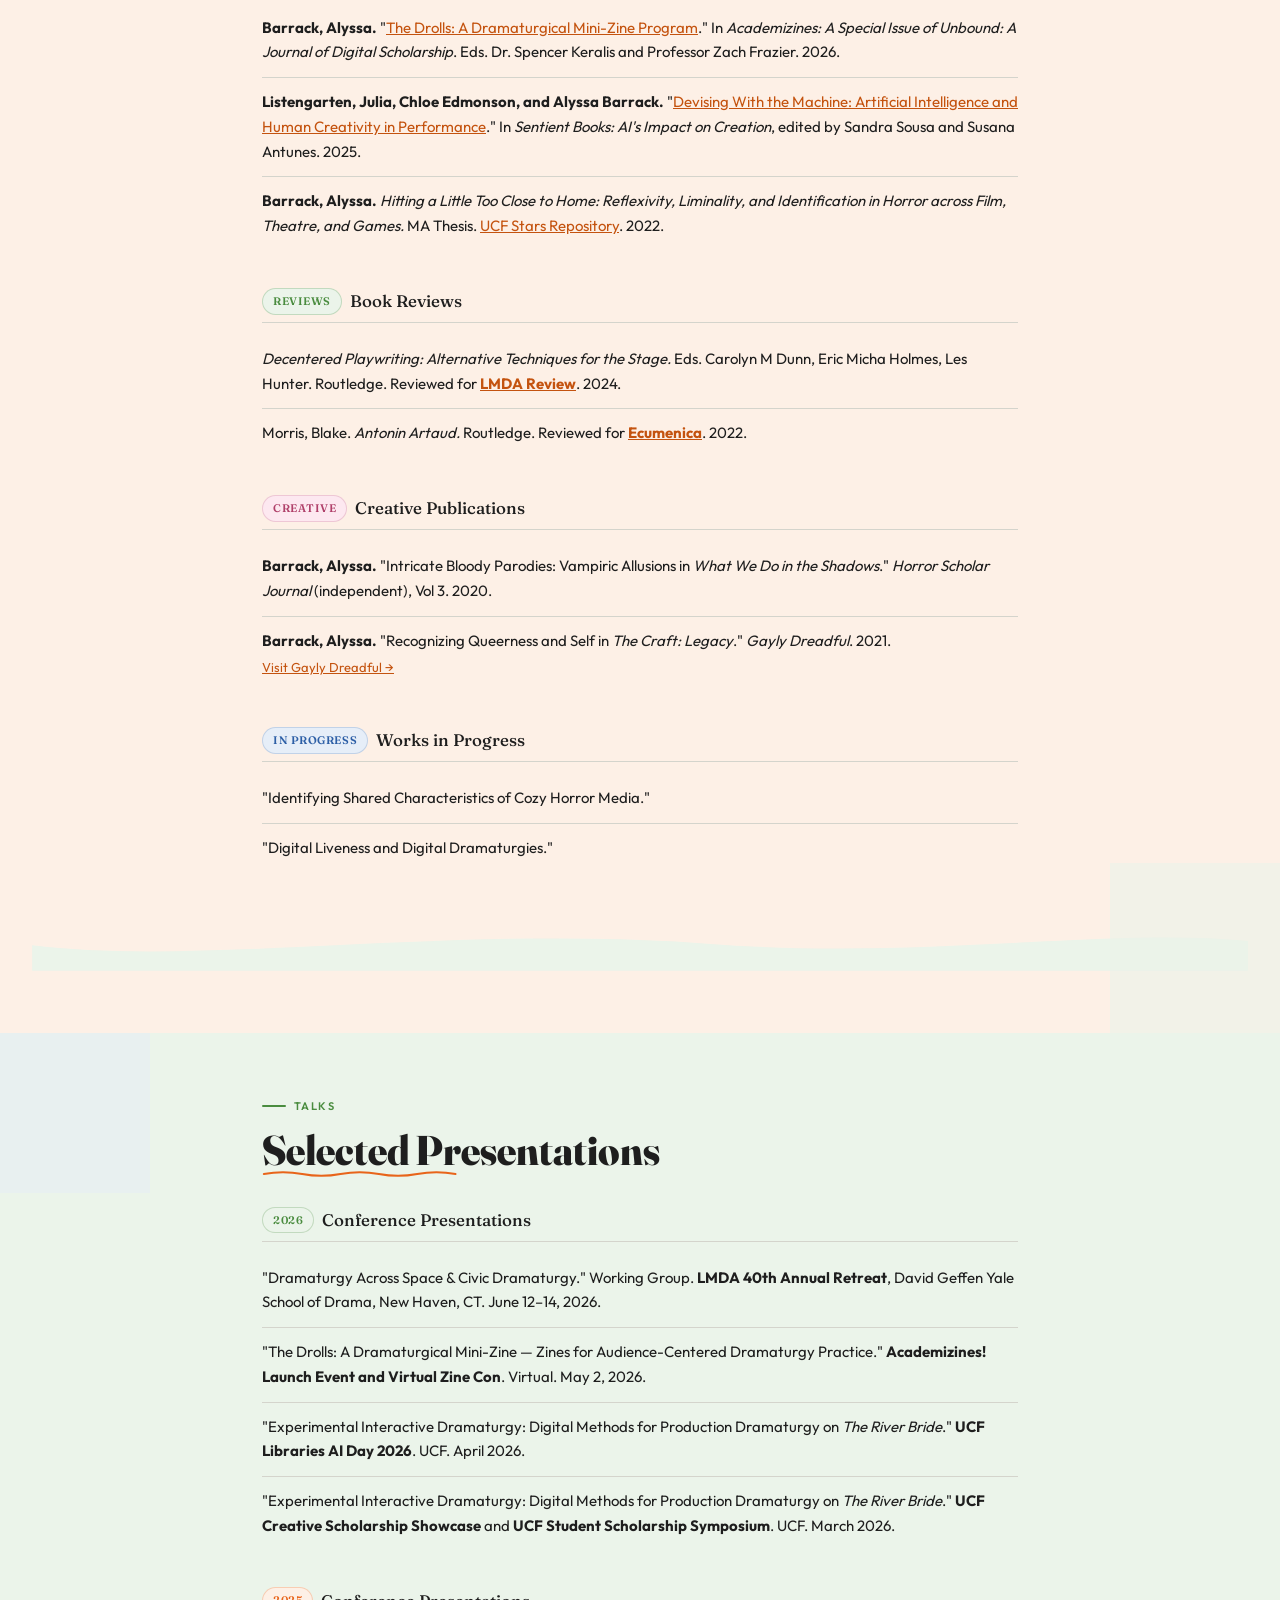
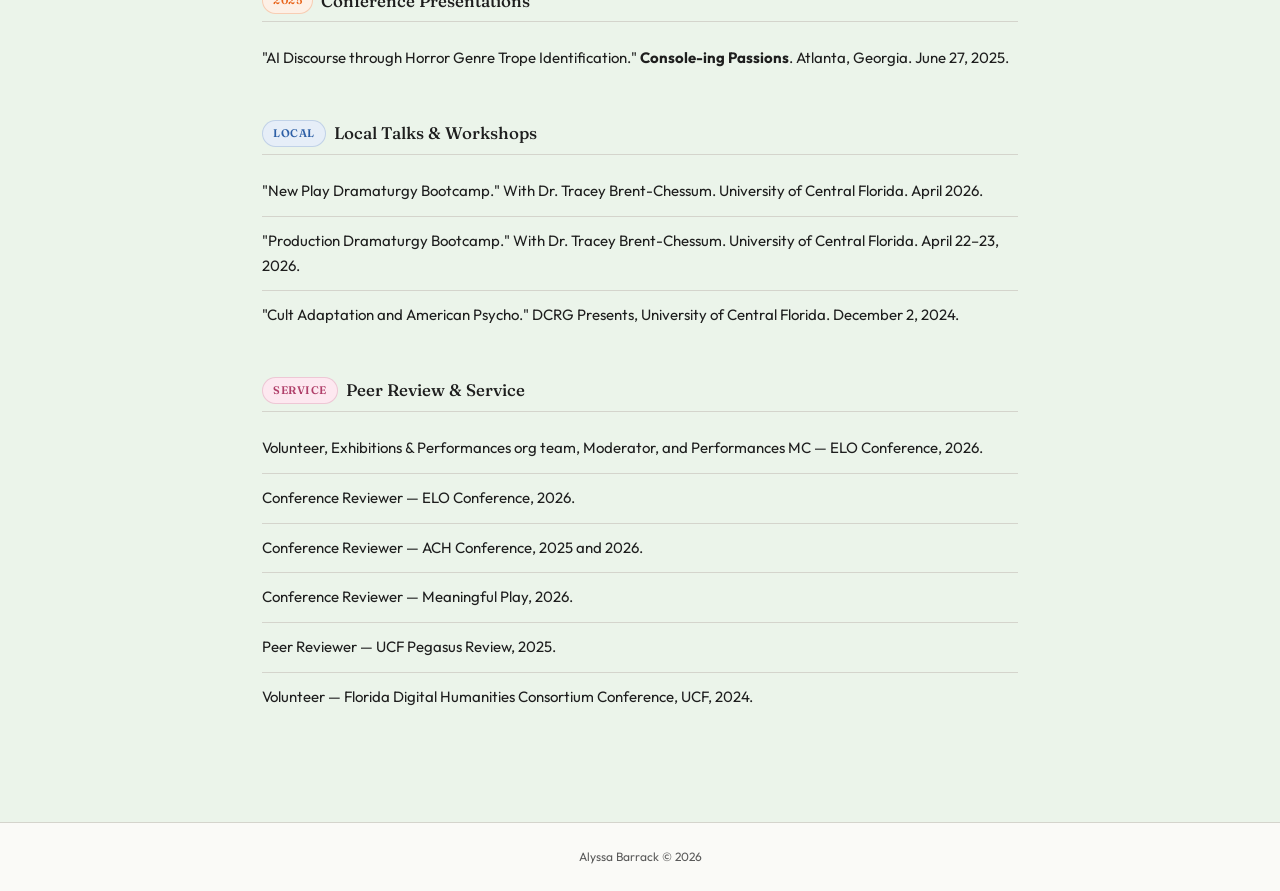
<file: research.html>
<!DOCTYPE html>
<html lang="en">
<head>
  <meta charset="UTF-8">
  <meta name="viewport" content="width=device-width, initial-scale=1.0">
  <title>Research &amp; Writing — Alyssa Barrack</title>
  <meta name="description" content="Publications, reviews, conference presentations, and writing samples by Alyssa Barrack.">
  <link rel="preconnect" href="https://fonts.googleapis.com">
  <link rel="preconnect" href="https://fonts.gstatic.com" crossorigin>
  <link href="https://fonts.googleapis.com/css2?family=Fraunces:ital,opsz,wght@0,9..144,300..900;1,9..144,300..900&family=Outfit:wght@300;400;500;600&display=swap" rel="stylesheet">
  <link rel="stylesheet" href="style.css">
</head>
<body>

<!-- NAV -->
<nav class="site-nav" aria-label="Site navigation">
  <a href="index.html" class="nav-name"><span>Alyssa</span> Barrack</a>
  <button class="nav-hamburger" aria-label="Toggle menu">
    <span></span><span></span><span></span>
  </button>
  <ul class="nav-links">
    <li><a href="index.html">Home</a></li>
    <li><a href="projects.html">Projects</a></li>
    <li><a href="research.html" class="active">Research &amp; Writing</a></li>
    <li><a href="pedagogy.html">Pedagogy</a></li>
    <li><a href="cv.html">CV</a></li>
  </ul>
</nav>

<!-- PAGE HEADER -->
<header class="section-block green-bg" style="padding-top:6rem;padding-bottom:2.5rem;overflow:hidden;position:relative;">
  <div class="blob" style="width:280px;height:280px;background:var(--blue-p);opacity:0.6;top:-50px;right:-50px;" aria-hidden="true"></div>
  <div class="container">
    <p class="eyebrow">Scholarship</p>
    <div style="position:relative;display:inline-block;margin-bottom:0.5rem;">
      <h1 class="section-heading" style="font-size:clamp(2.2rem,5vw,3.2rem);">Research &amp; Writing</h1>
      <svg style="position:absolute;bottom:-5px;left:0;width:320px;height:12px;overflow:visible" viewBox="0 0 350 12" aria-hidden="true">
        <path d="M2 6 Q35 1 68 6 Q101 11 134 6 Q167 1 200 6 Q233 11 266 6 Q299 1 332 6" stroke="#4A8C3F" stroke-width="2.5" stroke-linecap="round" fill="none"/>
      </svg>
    </div>
    <p style="font-size:16px;color:var(--muted);max-width:600px;margin-top:1.25rem;line-height:1.7;">My scholarly work spans dramaturgy, digital humanities, AI and performance, and other various interests (horror studies, queer media criticism, avant-garde theatre, and more). I try to write work that is rigorous and opinionated, in forms both traditional and digital that make my arguments accessible to others.</p>
  </div>
  <svg class="wave" viewBox="0 0 1440 60" fill="none" aria-hidden="true" style="margin-top:2rem;">
    <path d="M0 25 C200 55 500 5 800 28 C1050 48 1280 8 1440 25 L1440 60 L0 60 Z" fill="#FAFAF7"/>
  </svg>
</header>

<!-- WRITING SAMPLES -->
<section class="section-block white-bg" aria-labelledby="samples-heading">
  <div class="blob" style="width:240px;height:240px;background:var(--orange-p);opacity:0.55;top:20px;right:-50px;" aria-hidden="true"></div>
  <div class="container">
    <p class="eyebrow orange">Samples</p>
    <div style="position:relative;display:inline-block;margin-bottom:1.5rem;">
      <h2 class="section-heading" id="samples-heading">Writing Samples</h2>
      <svg style="position:absolute;bottom:-5px;left:0;width:260px;height:10px;overflow:visible" viewBox="0 0 280 10" aria-hidden="true">
        <path d="M2 5 Q28 1 54 5 Q80 9 106 5 Q132 1 158 5 Q184 9 210 5 Q236 1 262 5" stroke="#E8641A" stroke-width="2.2" stroke-linecap="round" fill="none"/>
      </svg>
    </div>
    <p style="font-size:16px;color:var(--muted);max-width:580px;margin-bottom:2rem;line-height:1.7;">A selection of published work.</p>

    <div class="card-grid cols-2">
      <div class="card">
        <div class="card-accent green"></div>
        <div class="tags"><span class="tag green">Digital Essay</span><span class="tag">Open Access</span></div>
        <h3>Cozy Horror: A Digital Essay</h3>
        <p>A hybrid scholarly work combining textual analysis with Python-generated color barcodes and network visualizations to identify the shared characteristics of an emerging horror subgenre. Demonstrates computational methods alongside traditional media scholarship.</p>
        <a href="https://alyssalb.github.io/CozyHorrorDigitalEssay/" class="card-link" target="_blank" rel="noopener">Read the essay &rarr;</a>
      </div>
      <div class="card">
        <div class="card-accent"></div>
        <div class="tags"><span class="tag">Zine</span><span class="tag pink">Published 2026</span></div>
        <h3>The Drolls: A Dramaturgical Mini-Zine Program</h3>
        <p>Published in <em>Academizines: A Special Issue of Unbound: A Journal of Digital Scholarship</em>. A zine-format dramaturgical program that uses the form itself to argue for audience-centered dramaturgy practice. Eds. Dr. Spencer Keralis and Professor Zach Frazier.</p>
        <a href="https://journals.library.unt.edu/index.php/unbound/article/view/332" class="card-link" target="_blank" rel="noopener">Read the zine &rarr;</a>
      </div>
      <div class="card">
        <div class="card-accent pink"></div>
        <div class="tags"><span class="tag pink">Digital Work</span><span class="tag green">Open Access</span></div>
        <h3>Passing Notes: An Experiment in Digital Care</h3>
        <p>A generative digital artwork. The project itself is the argument: DIY queer feminist digital making as a critical practice, inspired by <em>Design Justice</em> and <em>Your Computer Is On Fire</em>.</p>
        <a href="https://alyssalb.github.io/QwertyNotes/" class="card-link" target="_blank" rel="noopener">View project &rarr;</a>
      </div>
      <div class="card">
        <div class="card-accent blue"></div>
        <div class="tags"><span class="tag blue">MA Thesis</span><span class="tag">UCF Stars</span></div>
        <h3>Hitting a Little Too Close to Home</h3>
        <p><em>Reflexivity, Liminality, and Identification in Horror across Film, Theatre, and Games.</em> MA Thesis, UCF, 2022. An interdisciplinary examination of horror's relationship with audience identification and reflexivity.</p>
        <a href="https://purls.library.ucf.edu/go/DP0026743" class="card-link" target="_blank" rel="noopener">Read on UCF Stars &rarr;</a>
      </div>
    </div>
  </div>

  <svg class="wave" viewBox="0 0 1440 60" fill="none" aria-hidden="true" style="margin-top:3rem;">
    <path d="M0 20 C300 55 650 5 950 30 C1150 48 1320 10 1440 28 L1440 60 L0 60 Z" fill="#FDF0E6"/>
  </svg>
</section>

<!-- PUBLICATIONS -->
<section class="section-block orange-bg" aria-labelledby="pubs-heading">
  <div class="blob" style="width:200px;height:200px;background:var(--green-p);opacity:0.6;bottom:-30px;right:-30px;" aria-hidden="true"></div>
  <div class="blob blob2" style="width:150px;height:150px;background:var(--pink-p);opacity:0.5;top:20px;left:-30px;" aria-hidden="true"></div>
  <div class="container">
    <p class="eyebrow orange">Publications</p>
    <div style="position:relative;display:inline-block;margin-bottom:2rem;">
      <h2 class="section-heading" id="pubs-heading">Published Work</h2>
      <svg style="position:absolute;bottom:-5px;left:0;width:240px;height:10px;overflow:visible" viewBox="0 0 260 10" aria-hidden="true">
        <path d="M2 5 Q26 1 50 5 Q74 9 98 5 Q122 1 146 5 Q170 9 194 5 Q218 1 242 5" stroke="#4A8C3F" stroke-width="2.2" stroke-linecap="round" fill="none"/>
      </svg>
    </div>

    <div class="pub-group">
      <h3 class="pub-group-title"><span class="tag">Published</span> Peer-Reviewed &amp; Edited Volumes</h3>
      <div class="pub-item">
        <strong>Barrack, Alyssa.</strong> "<a href="https://journals.library.unt.edu/index.php/unbound/article/view/332" target="_blank" rel="noopener">The Drolls: A Dramaturgical Mini-Zine Program</a>." In <em>Academizines: A Special Issue of Unbound: A Journal of Digital Scholarship</em>. Eds. Dr. Spencer Keralis and Professor Zach Frazier. 2026.
      </div>
      <div class="pub-item">
        <strong>Listengarten, Julia, Chloe Edmonson, and Alyssa Barrack.</strong> "<a href="https://quodmanet.com/08.SousaAntunes.html" target="_blank" rel="noopener">Devising With the Machine: Artificial Intelligence and Human Creativity in Performance</a>." In <em>Sentient Books: AI's Impact on Creation</em>, edited by Sandra Sousa and Susana Antunes. 2025.
      </div>
      <div class="pub-item">
        <strong>Barrack, Alyssa.</strong> <em>Hitting a Little Too Close to Home: Reflexivity, Liminality, and Identification in Horror across Film, Theatre, and Games.</em> MA Thesis. <a href="https://purls.library.ucf.edu/go/DP0026743" target="_blank" rel="noopener">UCF Stars Repository</a>. 2022.
      </div>
    </div>

    <div class="pub-group">
      <h3 class="pub-group-title"><span class="tag green">Reviews</span> Book Reviews</h3>
      <div class="pub-item">
        <em>Decentered Playwriting: Alternative Techniques for the Stage.</em> Eds. Carolyn M Dunn, Eric Micha Holmes, Les Hunter. Routledge. Reviewed for <strong><a href="https://lmda.org/review/" target="_blank" rel="noopener">LMDA Review</a></strong>. 2024.
      </div>
      <div class="pub-item">
        Morris, Blake. <em>Antonin Artaud.</em> Routledge. Reviewed for <strong><a href="https://scholarlypublishingcollective.org/psup/ecumenica/article-abstract/15/2/205/319904/Antonin-Artaud" target="_blank" rel="noopener">Ecumenica</a></strong>. 2022.
      </div>
    </div>

    <div class="pub-group">
      <h3 class="pub-group-title"><span class="tag pink">Creative</span> Creative Publications</h3>
      <div class="pub-item">
        <strong>Barrack, Alyssa.</strong> "Intricate Bloody Parodies: Vampiric Allusions in <em>What We Do in the Shadows</em>." <em>Horror Scholar Journal</em> (independent), Vol 3. 2020.
      </div>
      <div class="pub-item">
        <strong>Barrack, Alyssa.</strong> "Recognizing Queerness and Self in <em>The Craft: Legacy</em>." <em>Gayly Dreadful</em>. 2021.
        <div class="pub-meta"><a href="https://www.gaylydreadful.com/" target="_blank" rel="noopener">Visit Gayly Dreadful &rarr;</a></div>
      </div>
    </div>

    <div class="pub-group">
      <h3 class="pub-group-title"><span class="tag blue">In Progress</span> Works in Progress</h3>
      <div class="pub-item">"Identifying Shared Characteristics of Cozy Horror Media."</div>
      <div class="pub-item">"Digital Liveness and Digital Dramaturgies."</div>
    </div>
  </div>

  <svg class="wave" viewBox="0 0 1440 60" fill="none" aria-hidden="true" style="margin-top:3rem;">
    <path d="M0 30 C200 55 500 5 800 28 C1050 48 1280 8 1440 25 L1440 60 L0 60 Z" fill="#EBF4EA"/>
  </svg>
</section>

<!-- CONFERENCE PRESENTATIONS -->
<section class="section-block green-bg" aria-labelledby="talks-heading">
  <div class="blob" style="width:180px;height:180px;background:var(--blue-p);opacity:0.5;top:-20px;left:-30px;" aria-hidden="true"></div>
  <div class="container">
    <p class="eyebrow">Talks</p>
    <div style="position:relative;display:inline-block;margin-bottom:2rem;">
      <h2 class="section-heading" id="talks-heading">Selected Presentations</h2>
      <svg style="position:absolute;bottom:-5px;left:0;width:210px;height:10px;overflow:visible" viewBox="0 0 230 10" aria-hidden="true">
        <path d="M2 5 Q23 1 44 5 Q65 9 86 5 Q107 1 128 5 Q149 9 170 5 Q191 1 212 5" stroke="#E8641A" stroke-width="2.2" stroke-linecap="round" fill="none"/>
      </svg>
    </div>

    <div class="pub-group">
      <h3 class="pub-group-title"><span class="tag green">2026</span> Conference Presentations</h3>
      <div class="pub-item">
        "Dramaturgy Across Space &amp; Civic Dramaturgy." Working Group. <strong>LMDA 40th Annual Retreat</strong>, David Geffen Yale School of Drama, New Haven, CT. June 12–14, 2026.
      </div>
      <div class="pub-item">
        "The Drolls: A Dramaturgical Mini-Zine — Zines for Audience-Centered Dramaturgy Practice." <strong>Academizines! Launch Event and Virtual Zine Con</strong>. Virtual. May 2, 2026.
      </div>
      <div class="pub-item">
        "Experimental Interactive Dramaturgy: Digital Methods for Production Dramaturgy on <em>The River Bride</em>." <strong>UCF Libraries AI Day 2026</strong>. UCF. April 2026.
      </div>
      <div class="pub-item">
        "Experimental Interactive Dramaturgy: Digital Methods for Production Dramaturgy on <em>The River Bride</em>." <strong>UCF Creative Scholarship Showcase</strong> and <strong>UCF Student Scholarship Symposium</strong>. UCF. March 2026.
      </div>
    </div>

    <div class="pub-group">
      <h3 class="pub-group-title"><span class="tag">2025</span> Conference Presentations</h3>
      <div class="pub-item">
        "AI Discourse through Horror Genre Trope Identification." <strong>Console-ing Passions</strong>. Atlanta, Georgia. June 27, 2025.
      </div>
    </div>

    <div class="pub-group">
      <h3 class="pub-group-title"><span class="tag blue">Local</span> Local Talks &amp; Workshops</h3>
      <div class="pub-item">
        "New Play Dramaturgy Bootcamp." With Dr. Tracey Brent-Chessum. University of Central Florida. April 2026.
      </div>
      <div class="pub-item">
        "Production Dramaturgy Bootcamp." With Dr. Tracey Brent-Chessum. University of Central Florida. April 22–23, 2026.
      </div>
      <div class="pub-item">
        "Cult Adaptation and American Psycho." DCRG Presents, University of Central Florida. December 2, 2024.
      </div>
    </div>

    <div class="pub-group">
      <h3 class="pub-group-title"><span class="tag pink">Service</span> Peer Review &amp; Service</h3>
      <div class="pub-item">Volunteer, Exhibitions &amp; Performances org team, Moderator, and Performances MC — ELO Conference, 2026.</div>
      <div class="pub-item">Conference Reviewer — ELO Conference, 2026.</div>
      <div class="pub-item">Conference Reviewer — ACH Conference, 2025 and 2026.</div>
      <div class="pub-item">Conference Reviewer — Meaningful Play, 2026.</div>
      <div class="pub-item">Peer Reviewer — UCF Pegasus Review, 2025.</div>
      <div class="pub-item">Volunteer — Florida Digital Humanities Consortium Conference, UCF, 2024.</div>
    </div>
  </div>
</section>

<footer>
  <p>Alyssa Barrack &copy; 2026</p>
</footer>

<button id="top-btn" aria-label="Back to top">
  <svg width="18" height="18" viewBox="0 0 18 18" fill="none" aria-hidden="true">
    <path d="M9 14V4M4 9l5-5 5 5" stroke="#fff" stroke-width="2.2" stroke-linecap="round" stroke-linejoin="round"/>
  </svg>
</button>

<script src="shared.js"></script>
</body>
</html>
</file>
<file: style.css>
/* ── ALYSSA BARRACK — SHARED STYLESHEET ── */
*, *::before, *::after { box-sizing: border-box; margin: 0; padding: 0; }

:root {
  --orange:     #E8641A;
  --green:      #4A8C3F;
  --orange-p:   #FDF0E6;
  --green-p:    #EBF4EA;
  --pink-p:     #FDE8F0;
  --blue-p:     #E6EEF8;
  --bg:         #FAFAF7;
  --surface:    #FFFFFF;
  --text:       #1E1E1E;
  --muted:      #5A5A5A;
  --border:     #D4D4CC;
  --link:       #C4530F;
  --link-hover: #4A8C3F;
}

html { scroll-behavior: smooth; }
body {
  background: var(--bg);
  font-family: 'Outfit', sans-serif;
  color: var(--text); font-size: 17px;
  line-height: 1.7; overflow-x: hidden;
}

/* ── NAV ── */
nav.site-nav {
  position: fixed; top: 0; left: 0; right: 0; z-index: 100;
  background: rgba(250,250,247,0.93); backdrop-filter: blur(8px);
  border-bottom: 1.5px solid var(--border);
  padding: 0.75rem 2rem;
  display: flex; align-items: center; justify-content: space-between;
}
.nav-name {
  font-family: 'Fraunces', serif;
  font-variation-settings: 'opsz' 9;
  font-weight: 600; font-size: 1.05rem;
  color: var(--text); text-decoration: none;
}
.nav-name span { color: var(--orange); }
.nav-links { display: flex; gap: 1.5rem; list-style: none; }
.nav-links a {
  font-size: 13px; font-weight: 500; color: var(--muted);
  text-decoration: none; transition: color 0.18s;
  padding-bottom: 2px;
}
.nav-links a:hover { color: var(--orange); }
.nav-links a.active {
  color: var(--text);
  border-bottom: 2px solid var(--orange);
}
.nav-hamburger { display: none; background: none; border: none; cursor: pointer; padding: 4px; }

/* ── LAYOUT ── */
.container { max-width: 820px; margin: 0 auto; padding: 0 2rem; position: relative; z-index: 1; }
.page-body { padding-top: 5.5rem; padding-bottom: 4rem; }

/* ── TYPE ── */
.eyebrow {
  font-size: 11px; font-weight: 600; letter-spacing: 0.13em;
  text-transform: uppercase; color: var(--green);
  margin-bottom: 0.75rem;
  display: flex; align-items: center; gap: 8px;
}
.eyebrow::before {
  content: ''; display: inline-block; width: 24px; height: 2px;
  background: var(--green); border-radius: 2px; flex-shrink: 0;
}
.eyebrow.orange { color: var(--orange); }
.eyebrow.orange::before { background: var(--orange); }

.section-heading {
  font-family: 'Fraunces', serif;
  font-variation-settings: 'opsz' 144;
  font-weight: 800; font-size: clamp(1.9rem, 4vw, 2.6rem);
  line-height: 1.1; position: relative; display: inline-block;
}
.squiggle { position: absolute; bottom: -6px; left: 0; overflow: visible; }

.pull {
  font-family: 'Fraunces', serif;
  font-variation-settings: 'opsz' 9;
  font-style: italic; font-weight: 400; font-size: 1.15rem;
  color: var(--orange); padding-left: 1.25rem;
  border-left: 3px solid var(--orange);
  margin-bottom: 1.25rem; display: block; line-height: 1.55;
}
.pull.green { color: var(--green); border-color: var(--green); }

/* ── TAGS ── */
.tag {
  display: inline-block; font-size: 11px; font-weight: 600;
  letter-spacing: 0.05em; text-transform: uppercase;
  padding: 3px 10px; border-radius: 999px;
  background: var(--orange-p); color: var(--orange);
  border: 1px solid rgba(232,100,26,0.25);
}
.tag.green { background: var(--green-p); color: var(--green); border-color: rgba(74,140,63,0.25); }
.tag.pink  { background: var(--pink-p);  color: #b0406a; border-color: rgba(176,64,106,0.2); }
.tag.blue  { background: var(--blue-p);  color: #2d5fa6; border-color: rgba(45,95,166,0.2); }
.tags { display: flex; gap: 0.35rem; flex-wrap: wrap; margin-bottom: 0.6rem; }

/* ── BLOBS ── */
.blob {
  position: absolute; pointer-events: none; z-index: 0;
  animation: blobmorph 9s ease-in-out infinite alternate;
}
.blob2 { animation-duration: 11s; animation-direction: alternate-reverse; }
@keyframes blobmorph {
  0%   { border-radius: 60% 40% 55% 45% / 50% 60% 40% 50%; }
  100% { border-radius: 40% 60% 45% 55% / 60% 40% 55% 45%; }
}

/* ── WAVE ── */
.wave { display: block; width: 100%; margin-bottom: -2px; }

/* ── CARDS ── */
.card-grid { display: grid; gap: 1rem; }
.card-grid.cols-2 { grid-template-columns: 1fr 1fr; }
.card-grid.cols-3 { grid-template-columns: repeat(3, 1fr); }

.card {
  background: var(--surface); border: 1.5px solid var(--border);
  border-radius: 18px 6px 18px 6px; padding: 1.35rem;
  transition: transform 0.22s ease, box-shadow 0.22s ease;
  opacity: 0; transform: translateY(16px);
}
.card:nth-child(even) { border-radius: 6px 18px 6px 18px; }
.card.visible { opacity: 1; transform: translateY(0); transition: opacity 0.4s ease, transform 0.4s ease; }
.card:hover { transform: translateY(-5px); box-shadow: 0 10px 28px rgba(0,0,0,0.08); }
.card-accent { height: 3px; border-radius: 2px; margin: -1.35rem -1.35rem 1rem; border-radius: 16px 4px 0 0; background: var(--orange); }
.card-accent.green { background: var(--green); }
.card-accent.pink  { background: #b0406a; }
.card-accent.blue  { background: #2d5fa6; }
.card h3 {
  font-family: 'Fraunces', serif;
  font-variation-settings: 'opsz' 9;
  font-weight: 500; font-size: 1.05rem;
  margin-bottom: 0.4rem; line-height: 1.3;
}
.card p { font-size: 13.5px; color: var(--muted); line-height: 1.6; }
.card a.card-link {
  display: inline-block; margin-top: 0.65rem;
  font-size: 12.5px; font-weight: 600; color: var(--link); text-decoration: none;
}
.card a.card-link:hover { color: var(--green); }

/* ── SHOWCASE CARD (with image) ── */
.showcase-card {
  background: var(--surface); border: 1.5px solid var(--border);
  border-radius: 18px 6px 18px 6px;
  overflow: hidden; text-decoration: none; color: inherit;
  display: flex; flex-direction: column;
  transition: transform 0.22s ease, box-shadow 0.22s ease;
  opacity: 0; transform: translateY(16px);
}
.showcase-card:nth-child(even) { border-radius: 6px 18px 6px 18px; }
.showcase-card.visible { opacity: 1; transform: translateY(0); transition: opacity 0.4s ease, transform 0.4s ease; }
.showcase-card:hover { transform: translateY(-5px); box-shadow: 0 10px 28px rgba(0,0,0,0.09); }
.showcase-img {
  width: 100%; height: 160px; object-fit: cover;
  display: block; background: var(--green-p);
}
.showcase-img.orange-bg { background: var(--orange-p); }
.showcase-img.pink-bg   { background: var(--pink-p); }
.showcase-body { padding: 1.1rem 1.25rem 1.25rem; flex: 1; display: flex; flex-direction: column; }
.showcase-eyebrow { font-size: 10px; font-weight: 600; letter-spacing: 0.1em; text-transform: uppercase; color: var(--orange); margin-bottom: 0.35rem; }
.showcase-card:nth-child(2) .showcase-eyebrow { color: var(--green); }
.showcase-card:nth-child(3) .showcase-eyebrow { color: #b0406a; }
.showcase-body h3 { font-family: 'Fraunces', serif; font-variation-settings: 'opsz' 9; font-weight: 500; font-size: 1rem; margin-bottom: 0.4rem; line-height: 1.3; }
.showcase-body p { font-size: 13px; color: var(--muted); line-height: 1.55; flex: 1; }
.showcase-body .card-link { display: inline-block; margin-top: 0.75rem; font-size: 12px; font-weight: 600; color: var(--link); }
.showcase-card:hover .card-link { color: var(--green); }

/* ── PILL BUTTON ── */
.pill {
  font-family: 'Outfit', sans-serif; font-size: 12px; font-weight: 500;
  padding: 6px 18px; border-radius: 999px;
  border: 1.5px solid var(--text); color: var(--text);
  background: transparent; cursor: pointer;
  transition: all 0.18s ease; text-decoration: none; display: inline-block;
}
.pill:hover, .pill.active { background: var(--orange); border-color: var(--orange); color: #fff; }
.pill.g:hover { background: var(--green); border-color: var(--green); color: #fff; }
.pill.solid { background: var(--orange); border-color: var(--orange); color: #fff; }
.pill.solid.g { background: var(--green); border-color: var(--green); }

/* ── PUB LIST ── */
.pub-group { margin-bottom: 2.25rem; }
.pub-group-title {
  font-family: 'Fraunces', serif; font-variation-settings: 'opsz' 9;
  font-weight: 500; font-size: 1.05rem;
  padding-bottom: 0.4rem; margin-bottom: 0.75rem;
  border-bottom: 1.5px solid var(--border);
  display: flex; align-items: center; gap: 0.5rem;
}
.pub-item {
  padding: 0.75rem 0; border-bottom: 1px solid var(--border);
  font-size: 15px; line-height: 1.65;
}
.pub-item:last-child { border-bottom: none; }
.pub-item a { color: var(--link); }
.pub-item a:hover { color: var(--link-hover); }
.pub-meta { font-size: 13px; color: var(--muted); margin-top: 0.2rem; }

/* ── CV ENTRIES ── */
.cv-section { margin-bottom: 2.25rem; }
.cv-section-title {
  font-family: 'Fraunces', serif; font-variation-settings: 'opsz' 9;
  font-weight: 500; font-size: 1.1rem;
  padding: 0.2rem 0 0.4rem 0.75rem;
  margin-bottom: 0.75rem;
  border-bottom: 1.5px solid var(--border);
  border-left: 3px solid var(--orange);
}
.cv-item {
  padding: 0.55rem 0; font-size: 15px; line-height: 1.65;
  border-bottom: 1px dotted var(--border);
}
.cv-item:last-child { border-bottom: none; }
.cv-item strong { font-weight: 600; }
.cv-meta { font-size: 13px; color: var(--muted); margin-top: 0.15rem; }
.cv-item a { color: var(--link); }
.cv-item a:hover { color: var(--link-hover); }

/* ── SCROLL-TO-TOP ── */
#top-btn {
  position: fixed; bottom: 1.75rem; right: 1.75rem; z-index: 200;
  width: 44px; height: 44px; border-radius: 50%;
  background: var(--orange); border: none; cursor: pointer;
  display: flex; align-items: center; justify-content: center;
  box-shadow: 0 4px 16px rgba(232,100,26,0.35);
  opacity: 0; pointer-events: none;
  transition: opacity 0.25s ease, background 0.18s ease, transform 0.18s ease;
}
#top-btn:hover { background: var(--green); transform: translateY(-3px); }
#top-btn.visible { opacity: 1; pointer-events: auto; }

/* ── SECTION SPACING ── */
.section-block { padding: 4rem 2rem; position: relative; overflow: hidden; }
.section-block.green-bg { background: var(--green-p); }
.section-block.orange-bg { background: var(--orange-p); }
.section-block.white-bg { background: var(--bg); }

/* ── COURSES ── */
.courses-grid { display: grid; grid-template-columns: 1fr 1fr; gap: 0.75rem; margin-top: 1.5rem; }
.course-card {
  background: var(--surface); border: 1.5px solid var(--border);
  border-radius: 10px 3px 10px 3px; padding: 1rem 1.25rem;
}
.course-card h4 { font-family: 'Fraunces', serif; font-variation-settings: 'opsz' 9; font-weight: 500; font-size: 0.95rem; margin-bottom: 0.2rem; }
.course-card p { font-size: 13px; color: var(--muted); }

/* ── CAROUSEL ── */
.carousel-wrap { position: relative; }
.carousel {
  display: flex; gap: 1rem; overflow-x: auto;
  scroll-snap-type: x mandatory; -webkit-overflow-scrolling: touch;
  scrollbar-width: none; padding-bottom: 0.5rem;
}
.carousel::-webkit-scrollbar { display: none; }
.carousel-slide {
  flex: 0 0 280px; scroll-snap-align: start;
  background: var(--surface); border: 1.5px solid var(--border);
  border-radius: 14px 4px 14px 4px; overflow: hidden;
}
.carousel-slide:nth-child(even) { border-radius: 4px 14px 4px 14px; }
.carousel-img {
  width: 100%; height: 200px; object-fit: cover;
  display: block; background: var(--green-p);
}
.carousel-caption { padding: 0.85rem 1rem; }
.carousel-caption strong { font-family: 'Fraunces', serif; font-variation-settings: 'opsz' 9; font-weight: 500; font-size: 0.95rem; display: block; margin-bottom: 0.2rem; }
.carousel-caption span { font-size: 12.5px; color: var(--muted); }
.carousel-nav { display: flex; gap: 0.5rem; margin-top: 1rem; justify-content: center; }
.carousel-btn {
  width: 36px; height: 36px; border-radius: 50%;
  border: 1.5px solid var(--border); background: var(--surface);
  cursor: pointer; display: flex; align-items: center; justify-content: center;
  transition: all 0.18s; color: var(--text);
}
.carousel-btn:hover { background: var(--orange); border-color: var(--orange); color: #fff; }

/* ── CONTACT INFO ── */
.contact-block { display: flex; flex-direction: column; gap: 0.6rem; }
.contact-row {
  display: flex; align-items: center; gap: 0.75rem;
  font-size: 15px;
}
.contact-row .c-label { font-size: 11px; font-weight: 600; letter-spacing: 0.1em; text-transform: uppercase; color: var(--muted); min-width: 80px; }
.contact-row a { color: var(--link); text-decoration: none; }
.contact-row a:hover { color: var(--link-hover); }

/* ── COURSE DETAIL PAGES ── */
.back-link {
  display: inline-flex; align-items: center; gap: 6px;
  font-size: 13px; font-weight: 500; color: var(--muted);
  text-decoration: none; margin-bottom: 1.1rem; transition: color 0.18s;
}
.back-link:hover { color: var(--orange); }
.back-link svg { transition: transform 0.18s; }
.back-link:hover svg { transform: translateX(-3px); }

.course-code {
  font-family: 'Outfit', sans-serif; font-size: 12px; font-weight: 600;
  letter-spacing: 0.14em; text-transform: uppercase; color: var(--muted);
  margin-bottom: 0.35rem;
}

.course-meta { display: flex; flex-wrap: wrap; gap: 1.5rem 2rem; margin-top: 1.5rem; }
.course-meta .meta-item { display: flex; flex-direction: column; gap: 3px; }
.course-meta .meta-label {
  font-size: 10px; font-weight: 600; letter-spacing: 0.1em;
  text-transform: uppercase; color: var(--muted);
}
.course-meta .meta-value { font-size: 14.5px; font-weight: 500; color: var(--text); }

.outcome-list { list-style: none; margin-top: 1.25rem; display: grid; gap: 0.8rem; }
.outcome-list li {
  position: relative; padding-left: 1.9rem;
  font-size: 15.5px; line-height: 1.6; color: var(--text);
}
.outcome-list li::before {
  content: ''; position: absolute; left: 0; top: 0.4em;
  width: 11px; height: 11px; background: var(--orange); border-radius: 3px 0 3px 0;
}
.outcome-list li:nth-child(even)::before { background: var(--green); }

.breakdown { display: grid; gap: 0; margin-top: 1.25rem; }
.breakdown-row {
  display: grid; grid-template-columns: 1fr auto; align-items: baseline;
  gap: 1rem; padding: 0.7rem 0; border-bottom: 1px dotted var(--border);
}
.breakdown-row:last-child { border-bottom: none; }
.breakdown-row .b-name { font-size: 14.5px; font-weight: 500; }
.breakdown-row .b-desc { font-size: 12.5px; color: var(--muted); display: block; margin-top: 3px; font-weight: 400; line-height: 1.5; }
.breakdown-row .b-weight {
  font-family: 'Fraunces', serif; font-variation-settings: 'opsz' 9;
  font-weight: 600; font-size: 1.15rem; color: var(--orange); white-space: nowrap;
}

.ai-callout {
  background: var(--surface); border: 1.5px solid var(--border);
  border-left: 4px solid var(--green);
  border-radius: 6px 16px 6px 16px; padding: 1.4rem 1.6rem; margin-top: 1.5rem;
}
.ai-callout p { font-size: 14.5px; line-height: 1.7; color: var(--text); }
.ai-callout p + p { margin-top: 0.8rem; }

/* ── FOOTER ── */
footer {
  text-align: center; font-size: 12px; color: var(--muted);
  padding: 1.5rem 2rem; border-top: 1px solid var(--border);
}

/* ── RESPONSIVE ── */
@media (max-width: 640px) {
  .card-grid.cols-2,
  .card-grid.cols-3,
  .courses-grid { grid-template-columns: 1fr; }
  .nav-links { display: none; }
  .nav-links.open { display: flex; flex-direction: column; position: absolute; top: 100%; left: 0; right: 0; background: var(--bg); border-bottom: 1.5px solid var(--border); padding: 1rem 2rem; gap: 1rem; }
  .nav-hamburger { display: flex; flex-direction: column; gap: 4px; }
  .nav-hamburger span { display: block; width: 22px; height: 2px; background: var(--text); border-radius: 2px; }
  .section-heading { font-size: 2rem; }
}
</file>
